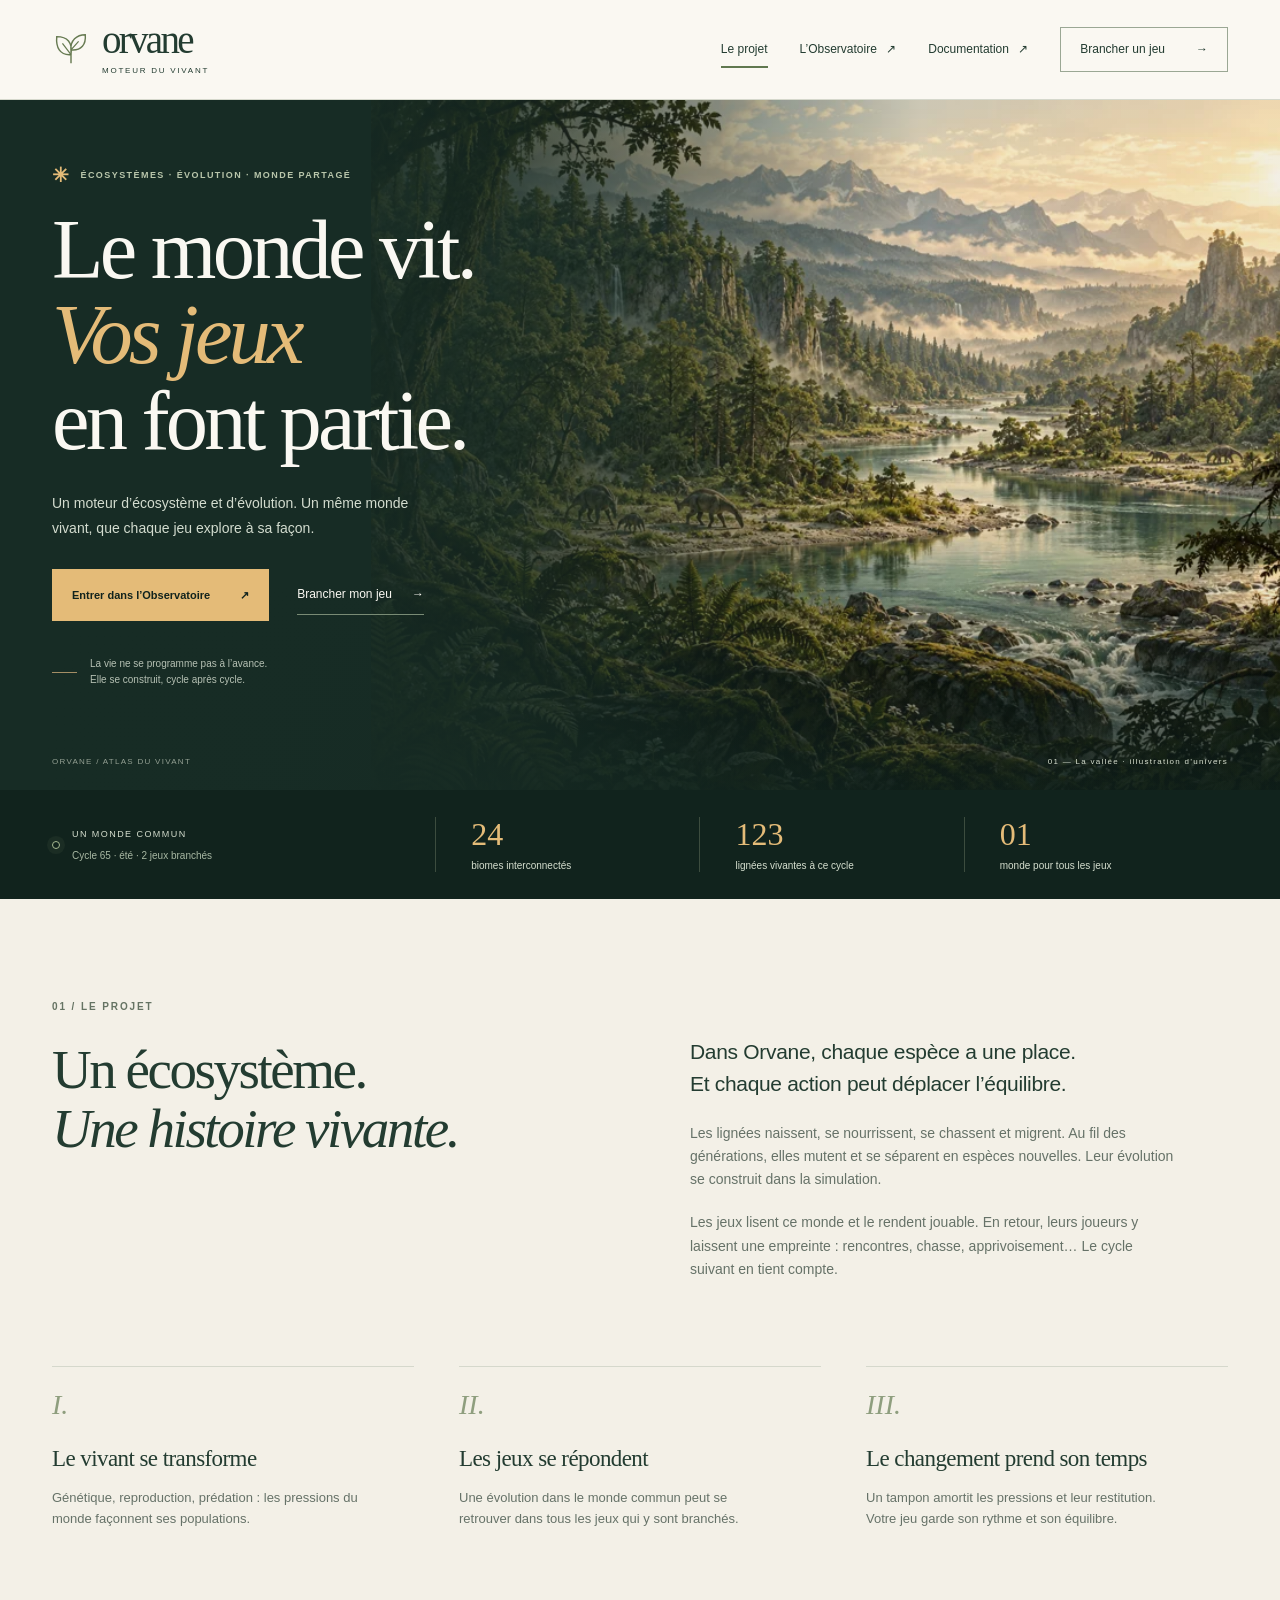
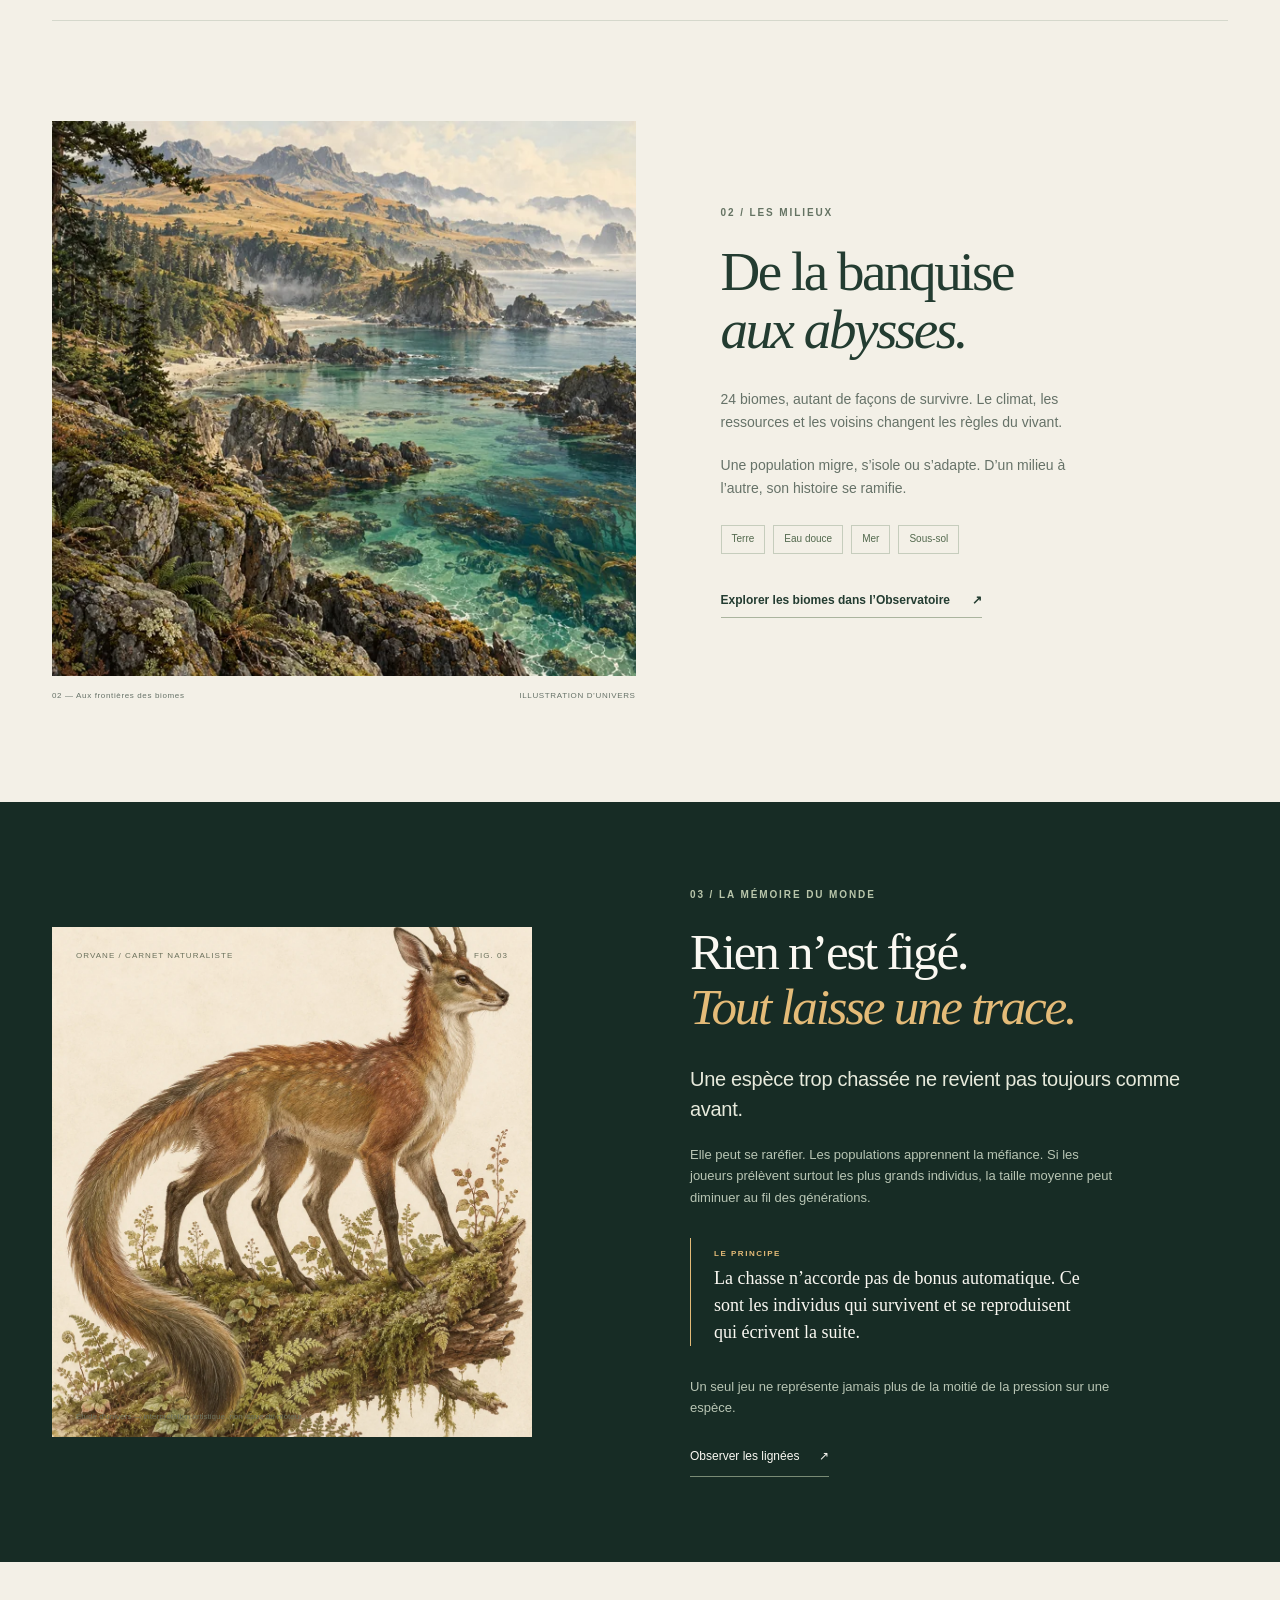
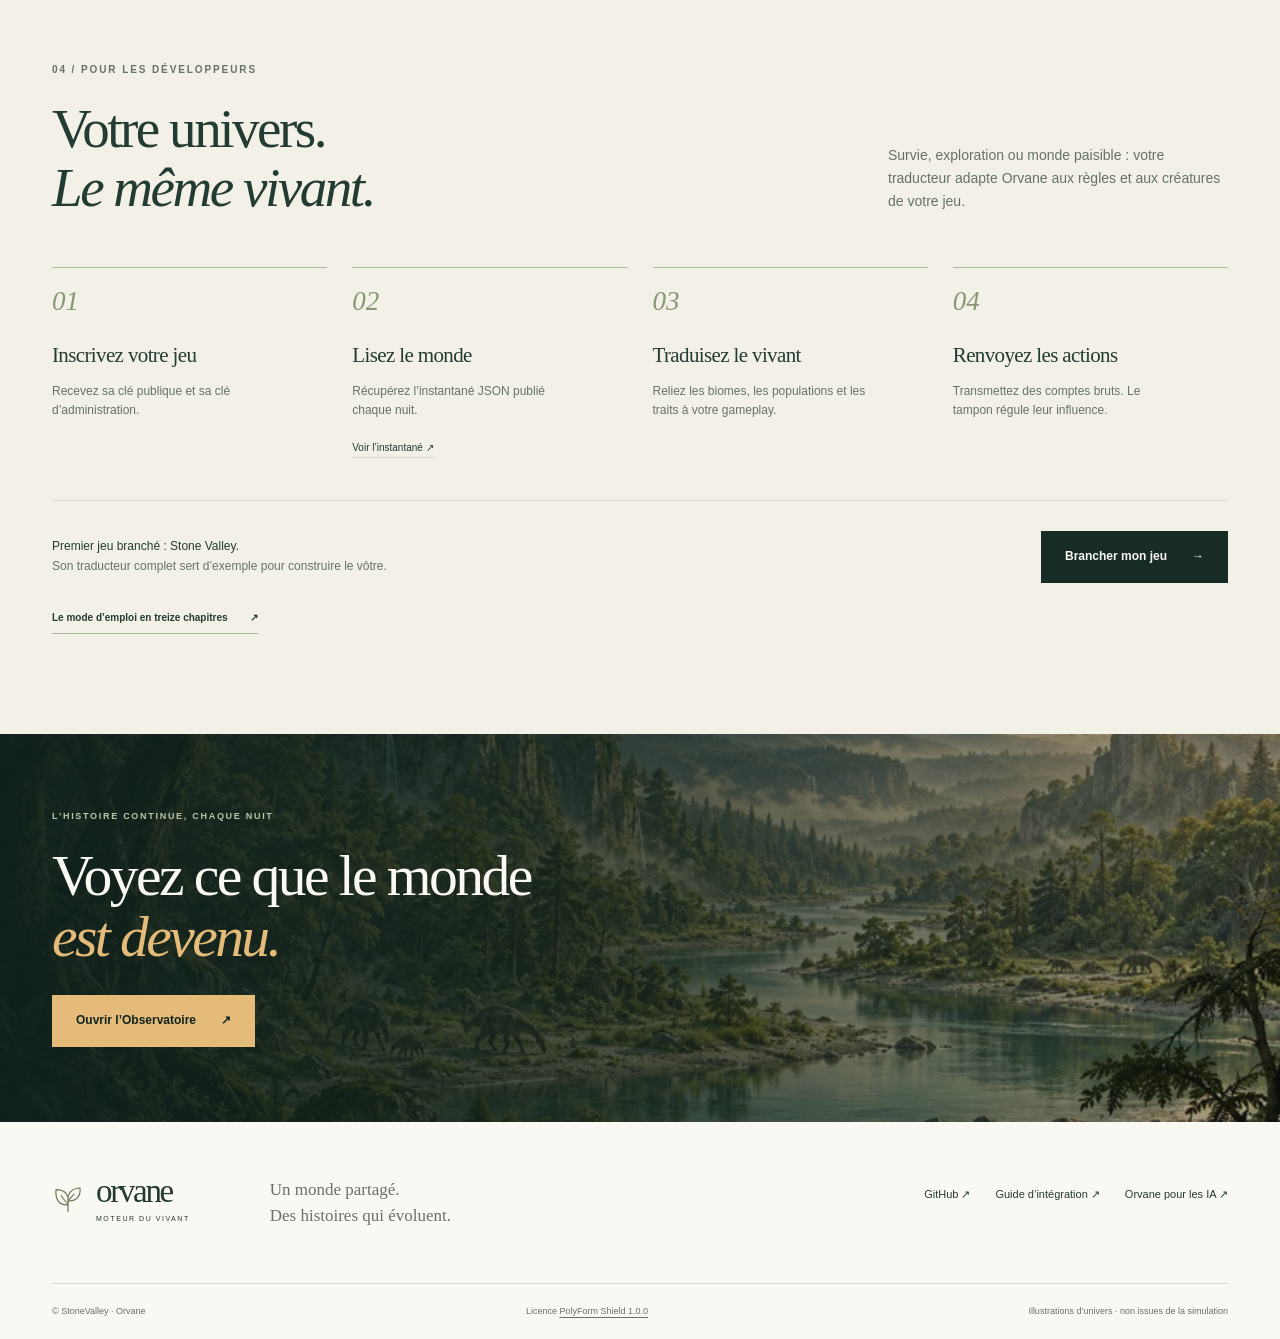
<file: index.html>
<!doctype html>
<html lang="fr">
<head>
<meta charset="utf-8">
<meta name="viewport" content="width=device-width, initial-scale=1">
<meta name="color-scheme" content="light dark">
<title>Orvane — un monde vivant que tous les jeux partagent</title>
<meta name="description" content="Orvane est un moteur d'écosystème et d'évolution : un seul monde vivant, 24 biomes et plus d'une centaine de lignées, où n'importe quel jeu peut se brancher.">
<meta property="og:title" content="Orvane — un monde vivant que tous les jeux partagent">
<meta property="og:description" content="Un moteur d'écosystème et d'évolution. N'importe quel jeu peut s'y brancher : il lit le monde, et y renvoie ce que font ses joueurs.">
<meta property="og:type" content="website">
<link rel="alternate" type="text/plain" href="llms.txt" title="Orvane pour les IA">
<link rel="icon" href="assets/embleme.svg" type="image/svg+xml">
<link rel="stylesheet" href="assets/orvane.css">
<link rel="preload" as="image" href="assets/vallee.webp">
</head>
<body class="home"><a class="skip" href="#contenu">Aller au contenu</a>
<header class="site-header"><div class="header-inner">
<a class="brand" href="./" aria-label="Orvane, accueil"><svg viewBox="0 0 40 40" fill="none" aria-hidden="true"><path d="M20 35V19M20 26C8 27 4 18 5 7c11 0 17 6 15 19ZM20 21C19 11 26 5 35 5c1 10-4 17-15 16Z" stroke="currentColor" stroke-width="1.5"/><path d="m11 14 9 12M28 12l-8 9" stroke="currentColor" stroke-width="1.3"/></svg><span>orvane<span class="brand-caption">MOTEUR DU VIVANT</span></span></a>
<nav class="desktop-nav" aria-label="Navigation principale">
<a href="#le-monde" aria-current="page">Le projet</a>
<a href="monde/?monde=orvane">L’Observatoire <span aria-hidden="true">↗</span></a>
<a href="https://github.com/stonevalleyoff-ai/orvane/blob/main/BRANCHER-UN-JEU.md">Documentation <span aria-hidden="true">↗</span></a>
<a class="nav-cta" href="inscription/" >Brancher un jeu <span aria-hidden="true">→</span></a>
</nav>
<details class="mobile-menu"><summary>Menu <span aria-hidden="true">☰</span></summary><nav aria-label="Navigation mobile"><a href="#le-monde">Le projet</a><a href="monde/?monde=orvane">L’Observatoire <span aria-hidden="true">↗</span></a><a href="https://github.com/stonevalleyoff-ai/orvane/blob/main/BRANCHER-UN-JEU.md">Documentation <span aria-hidden="true">↗</span></a><a href="inscription/">Brancher un jeu →</a></nav></details>
</div></header>
<main id="contenu">
<section class="hero" aria-labelledby="hero-title">
<picture class="hero-art"><source media="(max-width:700px)" srcset="assets/vallee-900.webp"><img src="assets/vallee.webp" width="1536" height="1024" alt="Illustration d’une vallée sauvage traversée par une rivière, entre forêts et montagnes." fetchpriority="high"></picture>
<div class="hero-shade"></div><div class="wrap hero-content">
<p class="eyebrow"><span class="tiny-leaf" aria-hidden="true">✳</span> ÉCOSYSTÈMES · ÉVOLUTION · MONDE PARTAGÉ</p>
<h1 id="hero-title">Le monde vit.<br><em>Vos jeux</em><br>en font partie.</h1>
<p class="hero-intro">Un moteur d’écosystème et d’évolution. Un même monde vivant, que chaque jeu explore à sa façon.</p>
<div class="hero-actions"><a class="button button-gold" href="monde/?monde=orvane">Entrer dans l’Observatoire <span aria-hidden="true">↗</span></a><a class="text-link" href="inscription/">Brancher mon jeu <span aria-hidden="true">→</span></a></div>
<div class="hero-note"><span class="line"></span> La vie ne se programme pas à l’avance.<br>Elle se construit, cycle après cycle.</div>
</div><div class="hero-caption"><span>ORVANE / ATLAS DU VIVANT</span><span>01 — La vallée · illustration d’univers</span></div>
</section>
<section class="world-status" aria-label="Repères du monde"><div class="wrap status-grid"><div class="world-label"><span class="status-icon" aria-hidden="true"></span><span>UN MONDE COMMUN<small id="vie" role="status" aria-live="polite">Un cycle chaque nuit</small></span></div><div class="stat"><strong>24</strong><span>biomes interconnectés</span></div><div class="stat"><strong id="lignees">100+</strong><span id="lignees-label">lignées dans l’univers</span></div><div class="stat"><strong>01</strong><span>monde pour tous les jeux</span></div></div></section>
<section class="intro-section wrap section" id="le-monde"><div class="section-heading"><p class="eyebrow dark-ink">01 / LE PROJET</p><h2>Un écosystème.<br><em>Une histoire vivante.</em></h2></div><div class="intro-copy"><p class="lead">Dans Orvane, chaque espèce a une place.<br>Et chaque action peut déplacer l’équilibre.</p><p>Les lignées naissent, se nourrissent, se chassent et migrent. Au fil des générations, elles mutent et se séparent en espèces nouvelles. Leur évolution se construit dans la simulation.</p><p>Les jeux lisent ce monde et le rendent jouable. En retour, leurs joueurs y laissent une empreinte : rencontres, chasse, apprivoisement… Le cycle suivant en tient compte.</p></div></section>
<section class="principles wrap" aria-label="Les principes d’Orvane"><article><span class="principle-number">I.</span><h3>Le vivant se transforme</h3><p>Génétique, reproduction, prédation : les pressions du monde façonnent ses populations.</p></article><article><span class="principle-number">II.</span><h3>Les jeux se répondent</h3><p>Une évolution dans le monde commun peut se retrouver dans tous les jeux qui y sont branchés.</p></article><article><span class="principle-number">III.</span><h3>Le changement prend son temps</h3><p>Un tampon amortit les pressions et leur restitution. Votre jeu garde son rythme et son équilibre.</p></article></section>
<section class="biomes-section wrap section" aria-labelledby="biomes-title"><figure class="landscape-figure"><img src="assets/littoral.webp" srcset="assets/littoral-900.webp 900w, assets/littoral.webp 1536w" sizes="(max-width: 800px) 100vw, 55vw" width="1536" height="1024" loading="lazy" alt="Illustration naturaliste d’un littoral : forêt, prairie et récifs se rejoignent."><figcaption><span>02 — Aux frontières des biomes</span><span>ILLUSTRATION D’UNIVERS</span></figcaption></figure><div class="biomes-copy"><p class="eyebrow dark-ink">02 / LES MILIEUX</p><h2 id="biomes-title">De la banquise<br><em>aux abysses.</em></h2><p>24 biomes, autant de façons de survivre. Le climat, les ressources et les voisins changent les règles du vivant.</p><p>Une population migre, s’isole ou s’adapte. D’un milieu à l’autre, son histoire se ramifie.</p><div class="habitats"><span>Terre</span><span>Eau douce</span><span>Mer</span><span>Sous-sol</span></div><a class="inline-link" href="monde/?monde=orvane">Explorer les biomes dans l’Observatoire <span aria-hidden="true">↗</span></a></div></section>
<section class="evolution-section"><div class="wrap evolution-grid"><div class="specimen"><div class="specimen-label">ORVANE / CARNET NATURALISTE <span>FIG. 03</span></div><img src="assets/specimen.webp" width="1024" height="1536" loading="lazy" alt="Planche artistique d’un animal forestier imaginaire à six pattes, à la longue queue et aux petites cornes."><p>Étude d’univers — interprétation artistique, non issue du moteur.</p></div><div class="evolution-copy"><p class="eyebrow">03 / LA MÉMOIRE DU MONDE</p><h2>Rien n’est figé.<br><em>Tout laisse une trace.</em></h2><p class="lead">Une espèce trop chassée ne revient pas toujours comme avant.</p><p>Elle peut se raréfier. Les populations apprennent la méfiance. Si les joueurs prélèvent surtout les plus grands individus, la taille moyenne peut diminuer au fil des générations.</p><div class="field-note"><span class="eyebrow">LE PRINCIPE</span><p>La chasse n’accorde pas de bonus automatique. Ce sont les individus qui survivent et se reproduisent qui écrivent la suite.</p></div><p class="muted">Un seul jeu ne représente jamais plus de la moitié de la pression sur une espèce.</p><a class="text-link" href="monde/?monde=orvane">Observer les lignées <span aria-hidden="true">↗</span></a></div></div></section>
<section class="integration-section wrap section" aria-labelledby="integration-title"><div class="integration-heading"><div><p class="eyebrow dark-ink">04 / POUR LES DÉVELOPPEURS</p><h2 id="integration-title">Votre univers.<br><em>Le même vivant.</em></h2></div><p>Survie, exploration ou monde paisible : votre traducteur adapte Orvane aux règles et aux créatures de votre jeu.</p></div><div class="integration-steps"><article><span>01</span><h3>Inscrivez votre jeu</h3><p>Recevez sa clé publique et sa clé d’administration.</p></article><article><span>02</span><h3>Lisez le monde</h3><p>Récupérez l’instantané JSON publié chaque nuit.</p><a href="mondes/orvane/instantane.json">Voir l’instantané <span aria-hidden="true">↗</span></a></article><article><span>03</span><h3>Traduisez le vivant</h3><p>Reliez les biomes, les populations et les traits à votre gameplay.</p></article><article><span>04</span><h3>Renvoyez les actions</h3><p>Transmettez des comptes bruts. Le tampon régule leur influence.</p></article></div><div class="integration-bottom"><p><b>Premier jeu branché : Stone Valley.</b><br>Son traducteur complet sert d’exemple pour construire le vôtre.</p><a class="button button-dark" href="inscription/">Brancher mon jeu <span aria-hidden="true">→</span></a></div><a class="inline-link" href="https://github.com/stonevalleyoff-ai/orvane/blob/main/docs/LISEZ-MOI.md">Le mode d’emploi en treize chapitres <span aria-hidden="true">↗</span></a></section>
<section class="final-cta"><img src="assets/vallee-900.webp" alt="" width="900" height="600" loading="lazy"><div class="wrap"><p class="eyebrow">L’HISTOIRE CONTINUE, CHAQUE NUIT</p><h2>Voyez ce que le monde<br><em>est devenu.</em></h2><a class="button button-gold" href="monde/?monde=orvane">Ouvrir l’Observatoire <span aria-hidden="true">↗</span></a></div></section>
</main><footer class="site-footer"><div class="wrap footer-top"><a class="brand" href="./"><svg viewBox="0 0 40 40" fill="none" aria-hidden="true"><path d="M20 35V19M20 26C8 27 4 18 5 7c11 0 17 6 15 19ZM20 21C19 11 26 5 35 5c1 10-4 17-15 16Z" stroke="currentColor" stroke-width="1.5"/><path d="m11 14 9 12M28 12l-8 9" stroke="currentColor" stroke-width="1.3"/></svg><span>orvane<span class="brand-caption">MOTEUR DU VIVANT</span></span></a><p>Un monde partagé.<br>Des histoires qui évoluent.</p><nav aria-label="Ressources"><a href="https://github.com/stonevalleyoff-ai/orvane">GitHub <span aria-hidden="true">↗</span></a><a href="https://github.com/stonevalleyoff-ai/orvane/blob/main/BRANCHER-UN-JEU.md">Guide d’intégration <span aria-hidden="true">↗</span></a><a href="llms.txt">Orvane pour les IA <span aria-hidden="true">↗</span></a></nav></div><div class="wrap footer-bottom"><span>© StoneValley · Orvane</span><span>Licence <a href="LICENSE">PolyForm Shield 1.0.0</a></span><span>Illustrations d’univers · non issues de la simulation</span></div></footer><script src="assets/accueil.js" defer></script></body></html>
</file>
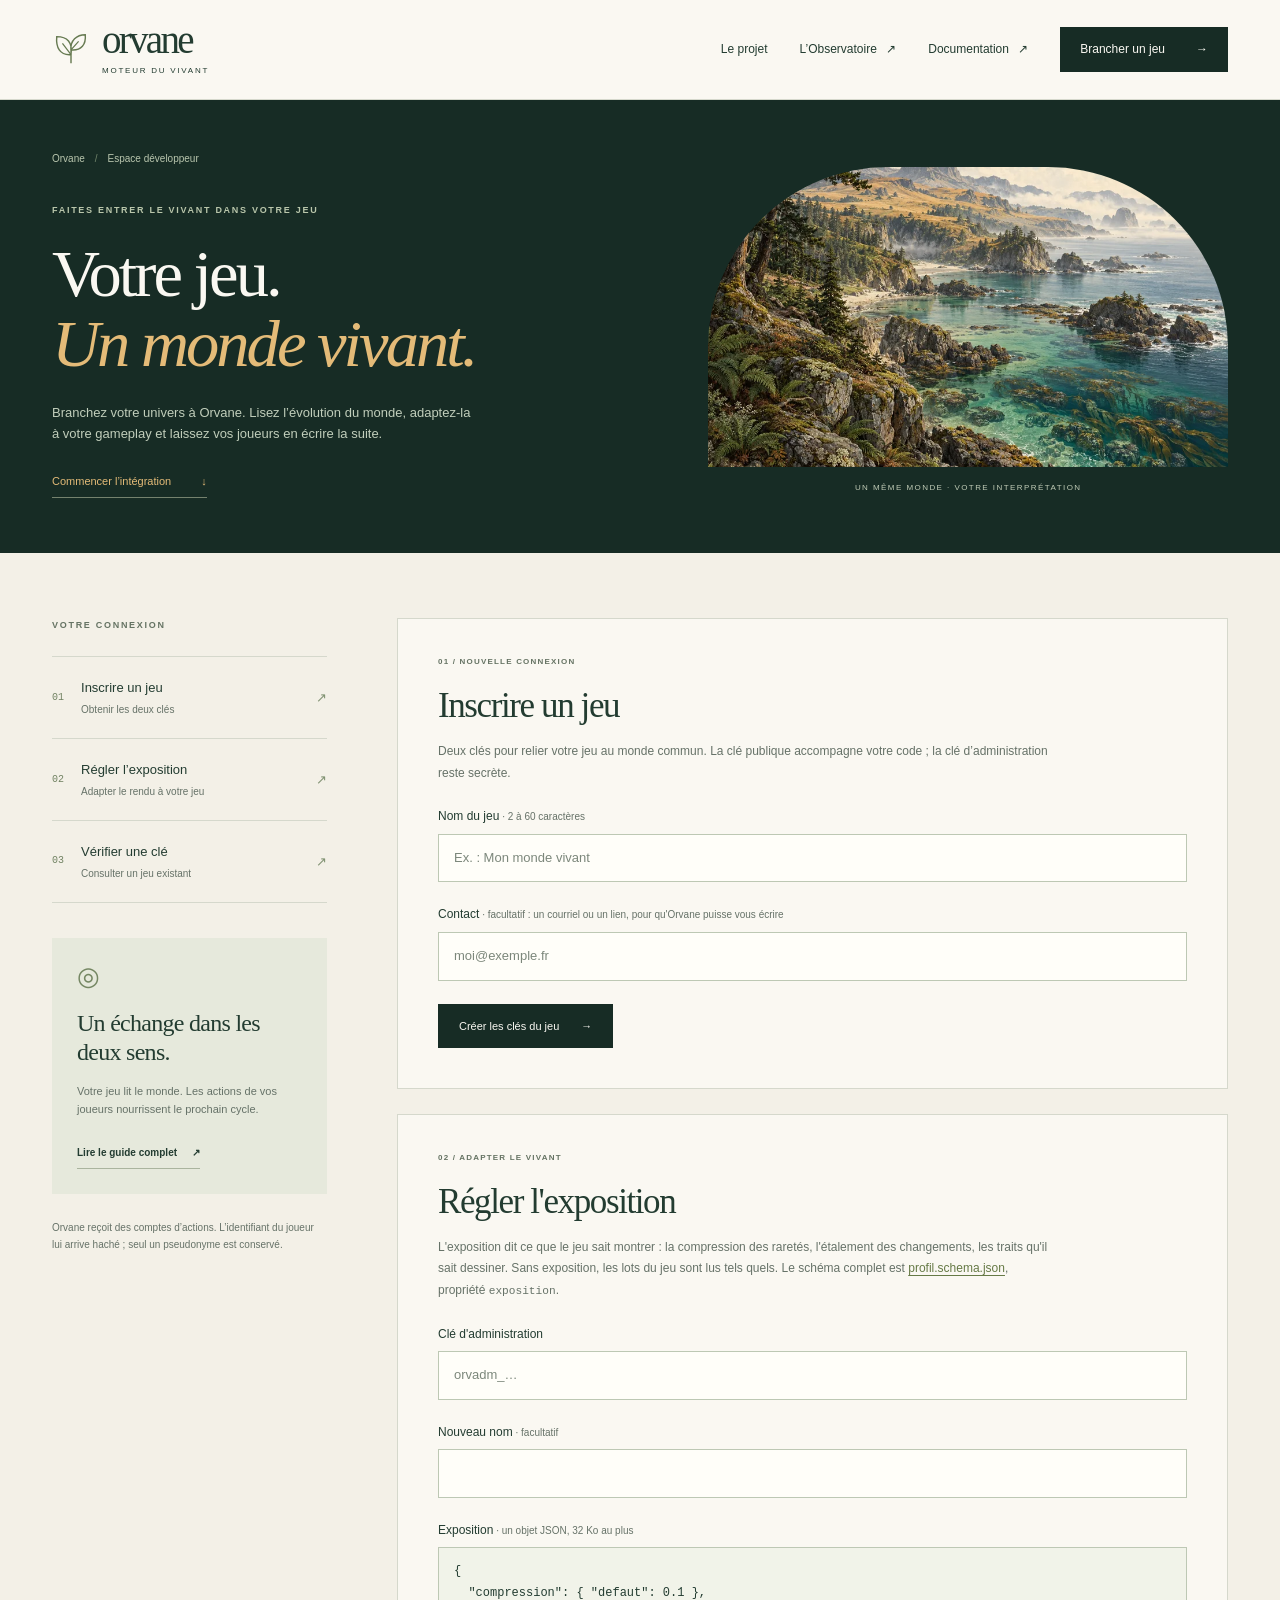
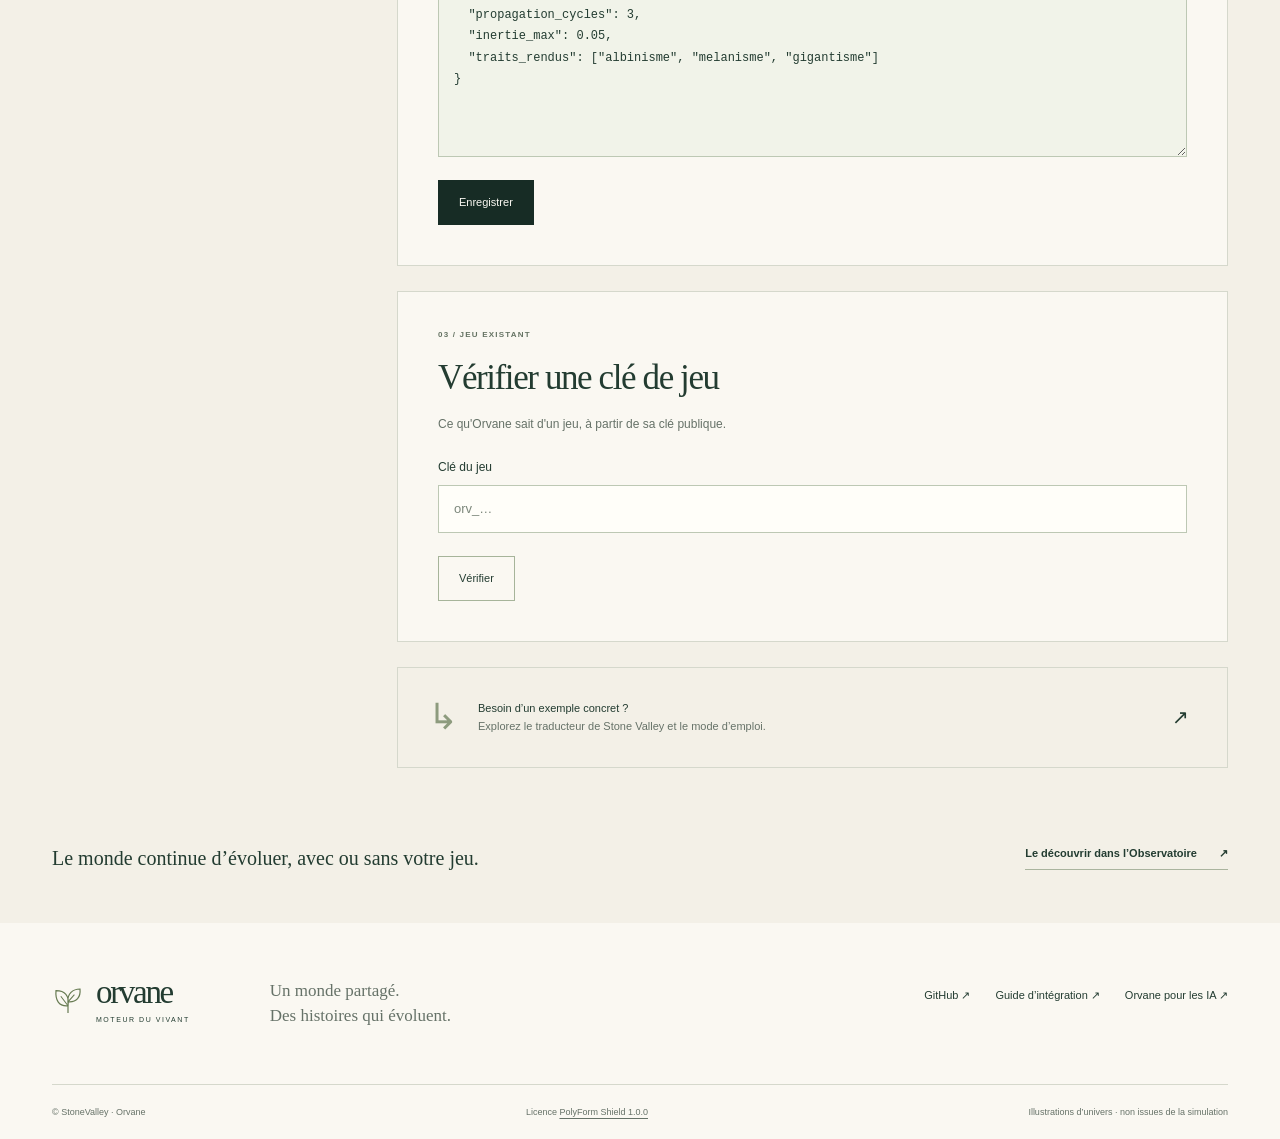
<file: inscription/index.html>
<!doctype html>
<html lang="fr">
<head>
<meta charset="utf-8">
<meta name="viewport" content="width=device-width, initial-scale=1">
<meta name="color-scheme" content="light dark">
<title>Brancher un jeu — Orvane</title>
<meta name="description" content="Inscrire son jeu sur Orvane et recevoir ses clés pour le Supabase d'Orvane.">
<link rel="icon" href="../assets/embleme.svg" type="image/svg+xml">
<link rel="stylesheet" href="../assets/orvane.css">
</head>
<body class="signup"><a class="skip" href="#contenu">Aller au contenu</a>
<header class="site-header"><div class="header-inner">
<a class="brand" href="../" aria-label="Orvane, accueil"><svg viewBox="0 0 40 40" fill="none" aria-hidden="true"><path d="M20 35V19M20 26C8 27 4 18 5 7c11 0 17 6 15 19ZM20 21C19 11 26 5 35 5c1 10-4 17-15 16Z" stroke="currentColor" stroke-width="1.5"/><path d="m11 14 9 12M28 12l-8 9" stroke="currentColor" stroke-width="1.3"/></svg><span>orvane<span class="brand-caption">MOTEUR DU VIVANT</span></span></a>
<nav class="desktop-nav" aria-label="Navigation principale">
<a href="../#le-monde" >Le projet</a>
<a href="../monde/?monde=orvane">L’Observatoire <span aria-hidden="true">↗</span></a>
<a href="https://github.com/stonevalleyoff-ai/orvane/blob/main/BRANCHER-UN-JEU.md">Documentation <span aria-hidden="true">↗</span></a>
<a class="nav-cta" href="../inscription/" aria-current="page">Brancher un jeu <span aria-hidden="true">→</span></a>
</nav>
<details class="mobile-menu"><summary>Menu <span aria-hidden="true">☰</span></summary><nav aria-label="Navigation mobile"><a href="../#le-monde">Le projet</a><a href="../monde/?monde=orvane">L’Observatoire <span aria-hidden="true">↗</span></a><a href="https://github.com/stonevalleyoff-ai/orvane/blob/main/BRANCHER-UN-JEU.md">Documentation <span aria-hidden="true">↗</span></a><a href="../inscription/">Brancher un jeu →</a></nav></details>
</div></header><main id="contenu">
<section class="connect-hero"><div class="wrap connect-hero-grid"><div><a class="breadcrumb" href="../">Orvane <span aria-hidden="true">/</span> Espace développeur</a><p class="eyebrow">FAITES ENTRER LE VIVANT DANS VOTRE JEU</p><h1>Votre jeu.<br><em>Un monde vivant.</em></h1><p>Branchez votre univers à Orvane. Lisez l’évolution du monde, adaptez-la à votre gameplay et laissez vos joueurs en écrire la suite.</p><a class="hero-anchor" href="#cInscrire">Commencer l’intégration <span aria-hidden="true">↓</span></a></div><figure><img src="../assets/littoral-900.webp" width="900" height="600" alt="Littoral illustré où se rencontrent forêt et océan."><figcaption>UN MÊME MONDE · VOTRE INTERPRÉTATION</figcaption></figure></div></section>
<div class="wrap developer-layout"><aside class="developer-aside"><div class="aside-sticky"><p class="eyebrow dark-ink">VOTRE CONNEXION</p><nav class="step-nav" aria-label="Étapes de connexion"><a href="#cInscrire"><span>01</span><div>Inscrire un jeu<small>Obtenir les deux clés</small></div><span aria-hidden="true">↗</span></a><a href="#cRegler"><span>02</span><div>Régler l’exposition<small>Adapter le rendu à votre jeu</small></div><span aria-hidden="true">↗</span></a><a href="#cVerifier"><span>03</span><div>Vérifier une clé<small>Consulter un jeu existant</small></div><span aria-hidden="true">↗</span></a></nav><div class="developer-note"><span class="note-symbol" aria-hidden="true">◎</span><h3>Un échange dans les deux sens.</h3><p>Votre jeu lit le monde. Les actions de vos joueurs nourrissent le prochain cycle.</p><a class="inline-link" href="https://github.com/stonevalleyoff-ai/orvane/blob/main/BRANCHER-UN-JEU.md">Lire le guide complet <span aria-hidden="true">↗</span></a></div><p class="privacy-note">Orvane reçoit des comptes d’actions. L’identifiant du joueur lui arrive haché ; seul un pseudonyme est conservé.</p></div></aside><div class="developer-content"><section class="carte" id="cInscrire" aria-labelledby="tInscrire">
  <p class="eyebrow dark-ink">01 / NOUVELLE CONNEXION</p><h2 id="tInscrire">Inscrire un jeu</h2>
  <p>Deux clés pour relier votre jeu au monde commun. La clé publique accompagne votre code ; la clé d’administration reste secrète.</p>
  <form id="fInscrire" novalidate>
    <label for="iNom"><b>Nom du jeu</b> · 2 à 60 caractères</label>
    <input type="text" id="iNom" name="nom" minlength="2" maxlength="60" required autocomplete="off" placeholder="Ex. : Mon monde vivant">
    <label for="iContact"><b>Contact</b> · facultatif : un courriel ou un lien, pour qu'Orvane puisse vous écrire</label>
    <input type="text" id="iContact" name="contact" maxlength="200" autocomplete="email" placeholder="moi@exemple.fr">
    <div class="actions"><button type="submit" id="bInscrire">Créer les clés du jeu <span aria-hidden="true">→</span></button><span class="etat" id="eInscrire" role="status" aria-live="polite"></span></div>
  </form>
</section>

<section class="carte" id="cCles" aria-labelledby="tCles" hidden>
  <p class="eyebrow dark-ink">CONNEXION CRÉÉE</p><h2 id="tCles">Les clés de <span id="kNomJeu"></span></h2>
  <dl class="fiche"><dt>Identifiant</dt><dd><code id="kJeu"></code></dd></dl>
  <div class="cle"><div class="nom"><b>Clé du jeu</b> · publique : elle va dans le code du jeu, elle signe ses dépôts</div>
    <div class="val"><code id="kCle"></code><button type="button" class="second" data-copier="kCle">Copier</button></div></div>
  <div class="cle secret"><div class="nom"><b>Clé d'administration</b> · secrète : elle règle le jeu, elle ne va jamais dans le jeu</div>
    <div class="val"><code id="kAdmin"></code><button type="button" class="second" data-copier="kAdmin">Copier</button></div></div>
  <p class="alerte">Orvane ne garde que l'empreinte de la clé d'administration : elle ne s'affichera plus, et perdue, elle ne se retrouve pas. Rangez-la maintenant, dans un gestionnaire de mots de passe ou dans le fichier ci-dessous.</p>
  <div class="actions"><button type="button" id="bTelecharger">Télécharger mes clés</button><span class="etat" id="eCles" role="status" aria-live="polite"></span></div>

  <h2 style="margin-top:28px">Les étapes suivantes</h2>
  <ol class="etapes">
    <li><b>Lire le monde</b> <span>: chaque jour, sans clé. Il est publié à 03:17 UTC.</span>
<pre id="pLire"></pre></li>
    <li><b>Traduire</b> <span>: relier les terrains du jeu aux 24 biomes d'Orvane, et faire de chaque lignée une créature, là où elle vit et en proportion de son effectif.</span></li>
    <li><b>Renvoyer des pressions</b> <span>: ce que font les joueurs, en comptes bruts, avec la clé du jeu.</span>
<pre id="pDeposer"></pre></li>
    <li><b>Régler l'exposition</b> <span>: facultatif, plus bas, avec la clé d'administration.</span></li>
  </ol>
  <p style="margin:6px 0 0">Retrouvez le détail, les limites et les erreurs : <a href="https://github.com/stonevalleyoff-ai/orvane/blob/main/BRANCHER-UN-JEU.md">le guide « Brancher un jeu sur Orvane »</a>.</p>
</section>

<section class="carte" id="cRegler" aria-labelledby="tRegler">
  <p class="eyebrow dark-ink">02 / ADAPTER LE VIVANT</p><h2 id="tRegler">Régler l'exposition</h2>
  <p>L'exposition dit ce que le jeu sait montrer : la compression des raretés, l'étalement des changements, les traits qu'il sait dessiner. Sans exposition, les lots du jeu sont lus tels quels. Le schéma complet est <a href="https://github.com/stonevalleyoff-ai/orvane/blob/main/schemas/profil.schema.json">profil.schema.json</a>, propriété <code>exposition</code>.</p>
  <form id="fRegler" novalidate>
    <label for="iAdmin"><b>Clé d'administration</b></label>
    <input type="password" id="iAdmin" autocomplete="off" spellcheck="false" placeholder="orvadm_…">
    <label for="iRenommer"><b>Nouveau nom</b> · facultatif</label>
    <input type="text" id="iRenommer" maxlength="60" autocomplete="off">
    <label for="iExpo"><b>Exposition</b> · un objet JSON, 32 Ko au plus</label>
    <textarea id="iExpo" spellcheck="false">{
  "compression": { "defaut": 0.1 },
  "propagation_cycles": 3,
  "inertie_max": 0.05,
  "traits_rendus": ["albinisme", "melanisme", "gigantisme"]
}</textarea>
    <div class="actions"><button type="submit" id="bRegler">Enregistrer</button><span class="etat" id="eRegler" role="status" aria-live="polite"></span></div>
  </form>
</section>

<section class="carte" id="cVerifier" aria-labelledby="tVerifier">
  <p class="eyebrow dark-ink">03 / JEU EXISTANT</p><h2 id="tVerifier">Vérifier une clé de jeu</h2>
  <p>Ce qu'Orvane sait d'un jeu, à partir de sa clé publique.</p>
  <form id="fVerifier" novalidate>
    <label for="iCle"><b>Clé du jeu</b></label>
    <input type="text" id="iCle" autocomplete="off" spellcheck="false" placeholder="orv_…">
    <div class="actions"><button type="submit" class="second" id="bVerifier">Vérifier</button><span class="etat" id="eVerifier" role="status" aria-live="polite"></span></div>
  </form>
  <dl class="fiche" id="dJeu" hidden></dl>
</section>

<div class="help-strip"><span aria-hidden="true">↳</span><p><b>Besoin d’un exemple concret ?</b><br>Explorez le traducteur de Stone Valley et le mode d’emploi.</p><a href="https://github.com/stonevalleyoff-ai/orvane/blob/main/docs/LISEZ-MOI.md" aria-label="Voir le mode d’emploi du traducteur"><span aria-hidden="true">↗</span></a></div></div></div>
<section class="connect-bottom wrap"><p>Le monde continue d’évoluer, avec ou sans votre jeu.</p><a class="inline-link" href="../monde/?monde=orvane">Le découvrir dans l’Observatoire <span aria-hidden="true">↗</span></a></section></main><footer class="site-footer"><div class="wrap footer-top"><a class="brand" href="../"><svg viewBox="0 0 40 40" fill="none" aria-hidden="true"><path d="M20 35V19M20 26C8 27 4 18 5 7c11 0 17 6 15 19ZM20 21C19 11 26 5 35 5c1 10-4 17-15 16Z" stroke="currentColor" stroke-width="1.5"/><path d="m11 14 9 12M28 12l-8 9" stroke="currentColor" stroke-width="1.3"/></svg><span>orvane<span class="brand-caption">MOTEUR DU VIVANT</span></span></a><p>Un monde partagé.<br>Des histoires qui évoluent.</p><nav aria-label="Ressources"><a href="https://github.com/stonevalleyoff-ai/orvane">GitHub <span aria-hidden="true">↗</span></a><a href="https://github.com/stonevalleyoff-ai/orvane/blob/main/BRANCHER-UN-JEU.md">Guide d’intégration <span aria-hidden="true">↗</span></a><a href="../llms.txt">Orvane pour les IA <span aria-hidden="true">↗</span></a></nav></div><div class="wrap footer-bottom"><span>© StoneValley · Orvane</span><span>Licence <a href="../LICENSE">PolyForm Shield 1.0.0</a></span><span>Illustrations d’univers · non issues de la simulation</span></div></footer><script>
(() => {
  const SUPA = 'https://rospodujiyltmxitykwc.supabase.co', PUB = 'sb_publishable_F98uYIaPrLTjhj3n7QiBOg_SOtFynn8';
  const MONDE = 'https://stonevalleyoff-ai.github.io/orvane/mondes/orvane/';
  const $ = id => document.getElementById(id);
  let cles = null, rangees = false;

  async function rpc(fonction, params) {
    let r;
    try {
      r = await fetch(SUPA + '/rest/v1/rpc/' + fonction, { method: 'POST', headers: { apikey: PUB, 'Content-Type': 'application/json' }, body: JSON.stringify(params) });
    } catch (e) { return { ok: false, erreur: 'Orvane ne répond pas : vérifiez la connexion, puis réessayez.' }; }
    let j = null; try { j = await r.json(); } catch (e) { }
    if (!r.ok) return { ok: false, erreur: (j && (j.message || j.erreur)) || 'erreur ' + r.status };
    return j && typeof j === 'object' ? j : { ok: false, erreur: 'réponse inattendue' };
  }
  const dire = (el, texte, ok) => { el.textContent = texte; el.className = 'etat' + (ok === true ? ' ok' : ok === false ? ' err' : ''); };

  function exemples(c) {
    $('pLire').textContent =
`const inst = await (await fetch('${MONDE}instantane.json', { cache: 'no-cache' })).json();
for (const t of inst.taxons) for (const p of t.populations) console.log(t.nom, p.biome, p.effectif);`;
    $('pDeposer').textContent =
`await fetch('${SUPA}/rest/v1/rpc/orvane_deposer', { method: 'POST',
  headers: { apikey: '${PUB}', 'Content-Type': 'application/json' },
  body: JSON.stringify({ p_cle: '${c.cle}', p_compte: compteOpaque, p_lot: {
    orvane: '0.1', monde: 'orvane', instantane: inst.cycle.n,
    source: { jeu: '${c.jeu}', compte: compteOpaque },
    periode: { debut: '2026-10-29T18:00:00Z', fin: '2026-10-29T19:00:00Z' },
    evenements: [{ taxon: 'dunvi', biome: 'savane', action: 'rencontre', n: 12 }] } }) });`;
  }

  $('fInscrire').addEventListener('submit', async ev => {
    ev.preventDefault();
    const nom = $('iNom').value.trim(), contact = $('iContact').value.trim(), e = $('eInscrire');
    if (nom.length < 2 || nom.length > 60) { dire(e, 'Le nom du jeu fait de 2 à 60 caractères.', false); $('iNom').focus(); return; }
    $('bInscrire').disabled = true; dire(e, 'Inscription…');
    const r = await rpc('orvane_inscrire_jeu', { p_nom: nom, p_contact: contact || null });
    if (!r.ok) { $('bInscrire').disabled = false; dire(e, r.erreur || 'L\'inscription a échoué.', false); return; }
    cles = { jeu: r.jeu, nom, cle: r.cle, cle_admin: r.cle_admin }; rangees = false;
    dire(e, 'Jeu inscrit.', true);
    $('kNomJeu').textContent = nom; $('kJeu').textContent = r.jeu; $('kCle').textContent = r.cle; $('kAdmin').textContent = r.cle_admin;
    $('iAdmin').value = r.cle_admin; $('iCle').value = r.cle;
    exemples(cles);
    $('cCles').hidden = false; $('fInscrire').querySelectorAll('input').forEach(i => i.disabled = true);
    $('cCles').scrollIntoView({ behavior: 'smooth', block: 'start' });
  });

  document.addEventListener('click', async ev => {
    const b = ev.target.closest('[data-copier]'); if (!b) return;
    const texte = $(b.dataset.copier).textContent;
    try { await navigator.clipboard.writeText(texte); }
    catch (e) { const s = getSelection(), rg = document.createRange(); rg.selectNodeContents($(b.dataset.copier)); s.removeAllRanges(); s.addRange(rg); try { document.execCommand('copy'); } catch (e2) { } }
    if (b.dataset.copier === 'kAdmin') rangees = true;
    const avant = b.textContent; b.textContent = 'Copiée'; setTimeout(() => { b.textContent = avant; }, 1600);
  });

  $('bTelecharger').addEventListener('click', () => {
    if (!cles) return;
    const fiche = { jeu: cles.jeu, nom: cles.nom, cle: cles.cle, cle_admin: cles.cle_admin,
      note: 'cle : dans le code du jeu. cle_admin : secrète, jamais dans le jeu (orvane_regler_jeu).',
      supabase: SUPA, apikey: PUB, monde: MONDE, guide: 'https://github.com/stonevalleyoff-ai/orvane/blob/main/BRANCHER-UN-JEU.md',
      inscrit: new Date().toISOString() };
    const a = document.createElement('a');
    a.href = URL.createObjectURL(new Blob([JSON.stringify(fiche, null, 2)], { type: 'application/json' }));
    a.download = 'orvane-' + cles.jeu + '.json'; document.body.appendChild(a); a.click(); a.remove();
    setTimeout(() => URL.revokeObjectURL(a.href), 4000);
    rangees = true; dire($('eCles'), 'Fichier téléchargé : gardez-le hors du code du jeu.', true);
  });

  addEventListener('beforeunload', ev => { if (cles && !rangees) { ev.preventDefault(); ev.returnValue = ''; } });

  $('fRegler').addEventListener('submit', async ev => {
    ev.preventDefault();
    const e = $('eRegler'), adm = $('iAdmin').value.trim(), texte = $('iExpo').value.trim(), nom = $('iRenommer').value.trim();
    if (!adm) { dire(e, 'Il faut la clé d\'administration.', false); $('iAdmin').focus(); return; }
    let expo = null;
    if (texte) {
      try { expo = JSON.parse(texte); } catch (err) { dire(e, 'L\'exposition n\'est pas du JSON valide : ' + err.message, false); return; }
      if (!expo || typeof expo !== 'object' || Array.isArray(expo)) { dire(e, 'L\'exposition doit être un objet JSON.', false); return; }
      if (new Blob([texte]).size > 32768) { dire(e, 'L\'exposition dépasse 32 Ko.', false); return; }
    }
    if (!expo && !nom) { dire(e, 'Rien à enregistrer : une exposition ou un nouveau nom.', false); return; }
    $('bRegler').disabled = true; dire(e, 'Enregistrement…');
    const r = await rpc('orvane_regler_jeu', { p_cle_admin: adm, p_exposition: expo, p_nom: nom || null });
    $('bRegler').disabled = false;
    dire(e, r.ok ? 'Enregistré pour ' + r.jeu + ' : la nuit prochaine, le cycle lira vos lots avec cette exposition.' : r.erreur || 'L\'enregistrement a échoué.', !!r.ok);
  });

  $('fVerifier').addEventListener('submit', async ev => {
    ev.preventDefault();
    const e = $('eVerifier'), cle = $('iCle').value.trim(), d = $('dJeu');
    d.hidden = true; d.replaceChildren();
    if (!cle) { dire(e, 'Il faut la clé du jeu.', false); $('iCle').focus(); return; }
    $('bVerifier').disabled = true; dire(e, 'Vérification…');
    const r = await rpc('orvane_jeu', { p_cle: cle });
    $('bVerifier').disabled = false;
    if (!r.ok) { dire(e, r.erreur || 'La vérification a échoué.', false); return; }
    dire(e, 'Clé reconnue.', true);
    const expo = r.exposition && typeof r.exposition === 'object' ? Object.keys(r.exposition).join(', ') : 'aucune : ses lots sont lus tels quels';
    for (const [k, v] of [['Identifiant', r.jeu], ['Nom', r.nom], ['État', r.actif ? 'actif' : 'suspendu'], ['Exposition', expo]]) {
      const dt = document.createElement('dt'), dd = document.createElement('dd'); dt.textContent = k; dd.textContent = v == null ? '' : String(v); d.append(dt, dd);
    }
    d.hidden = false;
  });
})();
</script></body></html>
</file>
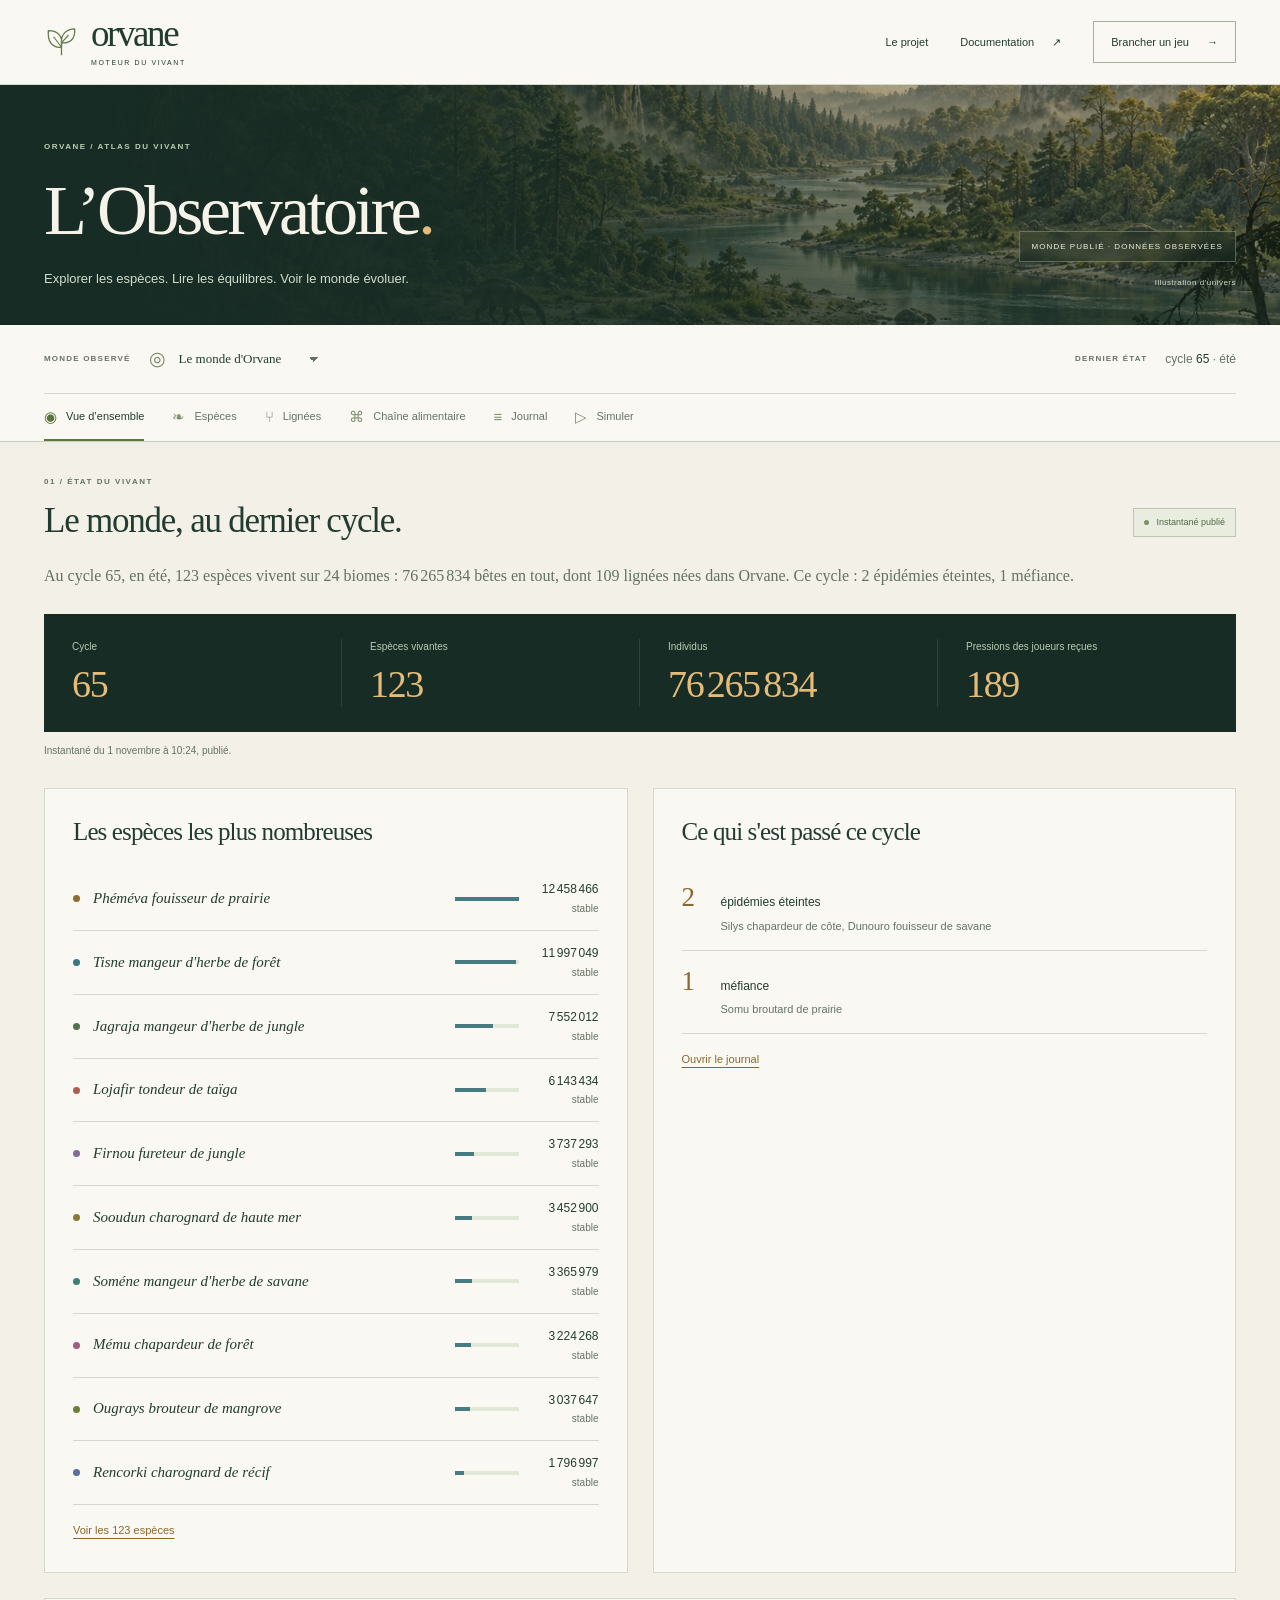
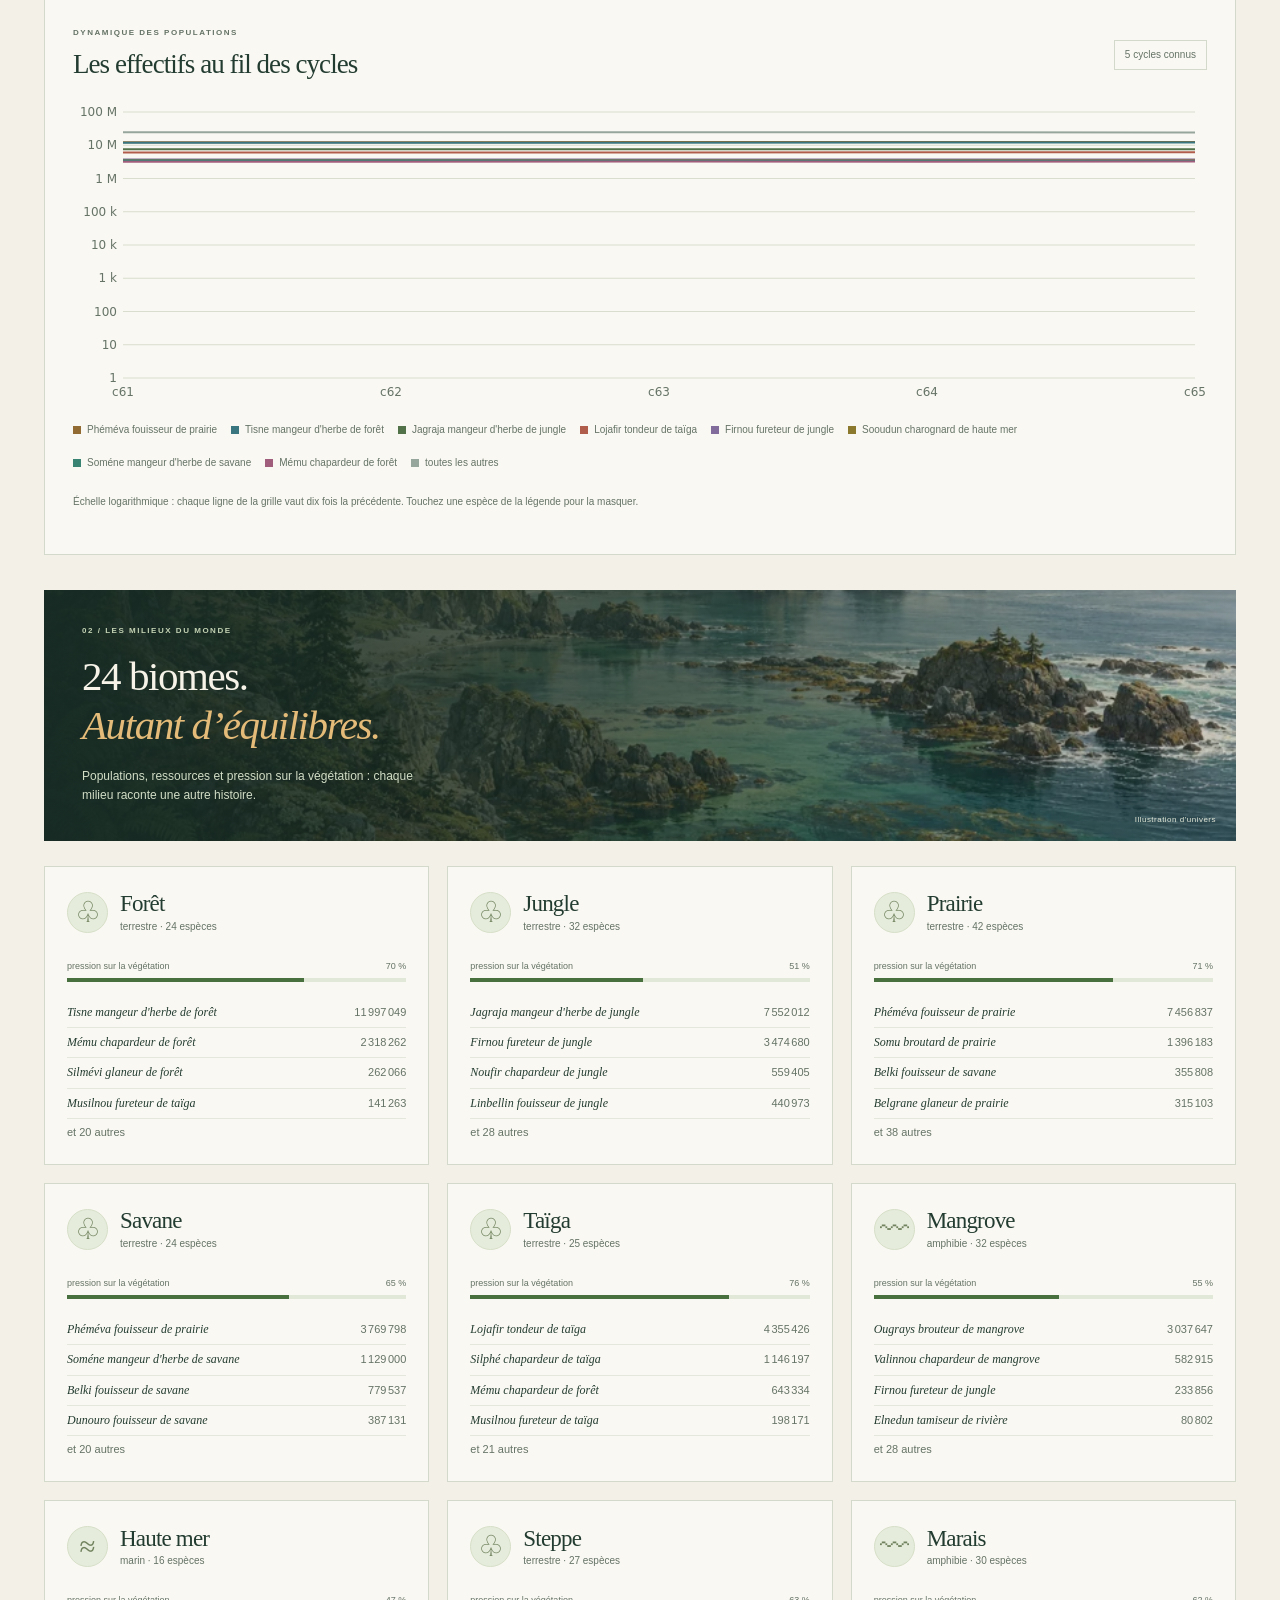
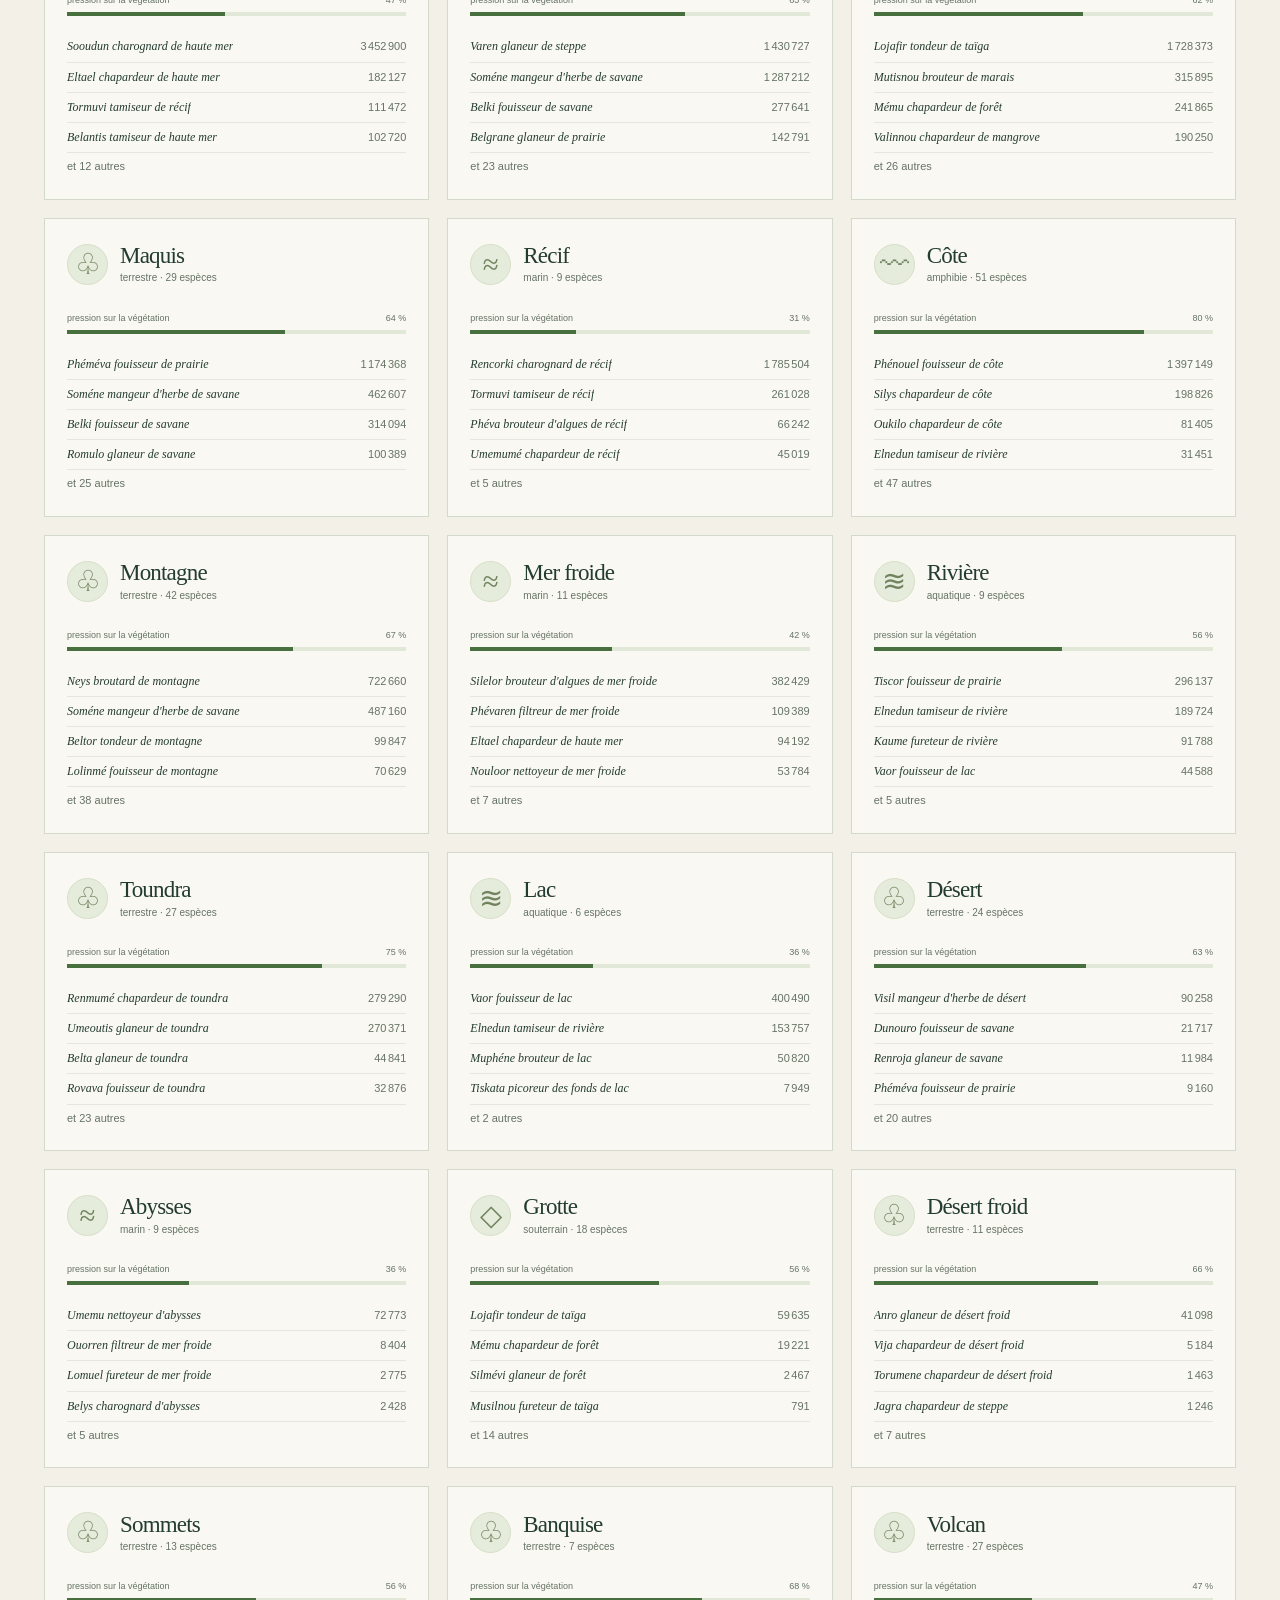
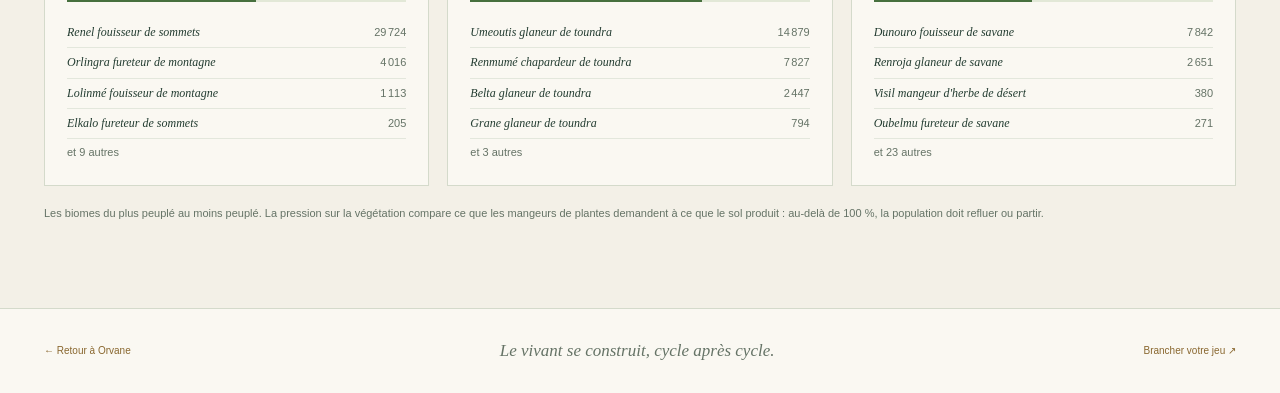
<file: monde/index.html>
<!doctype html>
<html lang="fr">
<head>
<meta charset="utf-8">
<meta name="viewport" content="width=device-width, initial-scale=1, viewport-fit=cover">
<meta name="color-scheme" content="light">
<meta name="theme-color" content="#172c25">
<title>L’Observatoire — Orvane</title>
<meta name="description" content="Explorez le monde vivant d’Orvane : populations, espèces, biomes, lignées, chaîne alimentaire et simulation locale.">
<!-- Orvane — L'OBSERVATOIRE (monde/index.html)
     Ce que vit un monde Orvane : ses espèces, ses biomes, ses lignées, ce qui s'est passé cette nuit ; et une simulation
     locale (le moteur tourne dans le navigateur, le monde publié n'est jamais touché). Sans dépendance externe :
     le moteur et le tampon sont chargés depuis ../moteur et ../tampon. Les mondes : ../mondes/liste.json.
     Adresse partageable : ?monde=<id>&vue=<vue>&espece=<id>. -->
<link rel="stylesheet" href="../assets/observatoire.css">
<link rel="icon" href="../assets/embleme.svg" type="image/svg+xml">
</head>
<body class="observatoire" data-vue="vue">
<a class="atlas-skip" href="#contenu">Aller au contenu</a>
<header class="atlas-masthead"><div class="atlas-wrap"><a class="atlas-brand" href="../" aria-label="Orvane, accueil"><svg viewBox="0 0 40 40" fill="none" aria-hidden="true"><path d="M20 35V19M20 26C8 27 4 18 5 7c11 0 17 6 15 19ZM20 21C19 11 26 5 35 5c1 10-4 17-15 16Z" stroke="currentColor" stroke-width="1.5"/><path d="m11 14 9 12M28 12l-8 9" stroke="currentColor" stroke-width="1.3"/></svg><span>orvane<small>MOTEUR DU VIVANT</small></span></a><div class="atlas-links"><a href="../">Le projet</a><a href="https://github.com/stonevalleyoff-ai/orvane/blob/main/BRANCHER-UN-JEU.md">Documentation <span aria-hidden="true">↗</span></a><a class="atlas-connect" href="../inscription/">Brancher un jeu <span aria-hidden="true">→</span></a></div></div></header>
<section class="atlas-cover" aria-labelledby="atlasTitre"><img class="atlas-cover-image" src="../assets/vallee.webp" srcset="../assets/vallee-900.webp 900w, ../assets/vallee.webp 1536w" sizes="100vw" width="1536" height="1024" alt="" fetchpriority="high"><div class="atlas-wrap"><div class="atlas-cover-copy"><p class="atlas-kicker">ORVANE / ATLAS DU VIVANT</p><h1 id="atlasTitre">L’Observatoire<span class="atlas-title-dot">.</span></h1><p id="atlasDescription">Explorer les espèces. Lire les équilibres. Voir le monde évoluer.</p></div><div class="atlas-cover-note"><span id="atlasMode">LECTURE DU MONDE</span><small>Illustration d’univers</small></div></div></section>
<div class="tete"><div class="atlas-toolbar"><div class="ligne1"><label class="monde"><span class="world-label">MONDE OBSERVÉ</span><span class="select-wrap"><span class="world-symbol" aria-hidden="true">◎</span><select id="choixMonde" aria-label="Monde affiché"></select></span></label><div class="cycle-wrap"><span class="cycle-label">DERNIER ÉTAT</span><span class="cycle" id="etatCycle" role="status" aria-live="polite"></span></div></div>
<nav id="nav" aria-label="Vues de l’Observatoire"><button data-v="vue"><span class="nav-symbol" aria-hidden="true">◉</span>Vue d’ensemble</button><button data-v="especes"><span class="nav-symbol" aria-hidden="true">❧</span>Espèces</button><button data-v="lignees"><span class="nav-symbol" aria-hidden="true">⑂</span>Lignées</button><button data-v="chaine"><span class="nav-symbol" aria-hidden="true">⌘</span>Chaîne alimentaire</button><button data-v="journal"><span class="nav-symbol" aria-hidden="true">≡</span>Journal</button><button data-v="simuler"><span class="nav-symbol" aria-hidden="true">▷</span>Simuler</button></nav></div></div>
<div id="bandeau" role="status" aria-live="polite"></div>
<main id="contenu"><p class="vide">Chargement du monde…</p></main>
<footer class="atlas-footer"><div class="atlas-wrap"><a href="../">← Retour à Orvane</a><p>Le vivant se construit, cycle après cycle.</p><a href="../inscription/">Brancher votre jeu ↗</a></div></footer>
<input type="file" id="fInst" accept=".json" hidden><input type="file" id="fLot" accept=".json" hidden><input type="file" id="fProfil" accept=".json" hidden>
<script src="../moteur/catalogue.js"></script>
<script src="../moteur/corps.js"></script>
<script src="../moteur/orvane.js"></script>
<script src="../tampon/tampon.js"></script>
<script>
'use strict';
const $ = s => document.querySelector(s), $$ = s => [...document.querySelectorAll(s)];
const ESC = s => String(s ?? '').replace(/[&<>"]/g, c => ({ '&': '&amp;', '<': '&lt;', '>': '&gt;', '"': '&quot;' })[c]);
const COUL = ['#916b32', '#397680', '#527249', '#b15d4b', '#826c9b', '#8b7a2d', '#388372', '#a15d7c', '#6c7f35', '#596f9f', '#8c684c', '#3b7b5a'];
const AXES = ['temperature', 'humidite', 'altitude', 'lumiere', 'couvert'];
const MONDES_CONNUS = [{ id: 'orvane', nom: 'Le monde d\'Orvane' }, { id: 'sv-1', nom: 'Monde de Stone Valley' }, { id: 'genese-7', nom: 'Monde né d\'Orvane' }];
// l'état de la page : l'histoire (un instantané par cycle), ce qui vient du monde publié, ce que fait la personne
const E = { H: [], publies: 0, source: null, gen0: null, profil: null, lot: null, tampon: {}, pressions: null, mondes: MONDES_CONNUS,
  vue: 'vue', espece: null, ouverte: false, filtre: 'toutes', tri: 'effectif', recherche: '', biome: null, journal: 'tous', cache: new Set(), enCours: false, arret: false };
const inst = () => E.H[E.H.length - 1];
const couleur = (() => { const m = new Map(); return id => { if (!m.has(id)) m.set(id, COUL[m.size % COUL.length]); return m.get(id); }; })();
const nb = v => Math.round(v).toLocaleString('fr-FR');
const fx = (v, d = 2) => typeof v === 'number' ? v.toLocaleString('fr-FR', { maximumFractionDigits: d }) : (v ?? '—');
const tend = v => Math.abs(v || 0) < .005 ? '<span class="sourd">stable</span>' : `<span class="${v > 0 ? 'vif' : 'declin'}">${v > 0 ? '+' : '−'}${Math.round(Math.abs(v) * 100) || '<1'} %</span>`;
const PART_K = { herbivore: 1, omnivore: 1, detritivore: .3, filtreur: .3, carnivore: 0 };   // ce que chaque régime pèse sur le sol (moteur/orvane.js)
const pct = v => v == null ? '—' : (v * 100).toLocaleString('fr-FR', { maximumFractionDigits: v > 0 && v < .01 ? 2 : v < .1 ? 1 : 0 }) + ' %';
const effectif = t => t.populations.reduce((a, p) => a + p.effectif, 0);
const tendance = t => { const W = effectif(t); return W ? t.populations.reduce((a, p) => a + p.effectif * (p.tendance || 0), 0) / W : 0; };
const vivants = I => I.taxons.filter(t => !t.eteint);
const nomEsp = t => t ? (t.nom || t.id) : '';
const nomBiome = id => inst()?.biomes.find(b => b.id === id)?.nom || id;
const STATUT = { croissance: ['en croissance', 'vif'], stable: ['stable', ''], declin: ['en déclin', 'declin'], menace: ['menacée', 'declin'], eteint: ['éteinte', 'declin'] };
const REGIME = { herbivore: 'herbivore', omnivore: 'omnivore', carnivore: 'carnivore', filtreur: 'filtreur', detritivore: 'détritivore' };
const EVT = { apparition: ['apparition', 'apparitions'], extinction: ['extinction', 'extinctions'], separation: ['nouvelle lignée', 'nouvelles lignées'], migration: ['population installée ailleurs', 'populations installées ailleurs'],
  effondrement: ['effondrement', 'effondrements'], explosion: ['explosion démographique', 'explosions démographiques'], nouveau_trait: ['trait nouveau', 'traits nouveaux'],
  epidemie: ['épidémie', 'épidémies'], remission: ['épidémie éteinte', 'épidémies éteintes'], catastrophe: ['catastrophe', 'catastrophes'], hybridation: ['zone hybride', 'zones hybrides'], mefiance: ['méfiance', 'méfiances'] };
const evtNom = (type, n = 1) => (EVT[type] || [type, type])[n > 1 ? 1 : 0];
const bandeau = (html, cls = '') => { $('#bandeau').innerHTML = html ? `<p class="${cls}">${html}</p>` : ''; };

// --- l'adresse : ?monde=&vue=&espece= (partageable, et rechargée telle quelle) ---
function adresse() {
  const q = new URLSearchParams(); if (E.source?.id) q.set('monde', E.source.id); if (E.vue !== 'vue') q.set('vue', E.vue); if (E.vue === 'especes' && E.espece) q.set('espece', E.espece);
  history.replaceState(null, '', '?' + q.toString());
}

// --- charger un monde ---
async function json(url) { const r = await fetch(url, { cache: 'no-cache' }); if (!r.ok) throw new Error(r.status === 404 ? 'introuvable' : 'HTTP ' + r.status); return r.json(); }
async function listeMondes() { try { const L = await json('../mondes/liste.json'); if (Array.isArray(L) && L.length) E.mondes = L; } catch (e) { } remplirChoix(); }
function remplirChoix() {
  const s = $('#choixMonde'), cur = E.source?.id || '';
  s.innerHTML = E.mondes.map(m => `<option value="${ESC(m.id)}">${ESC(m.nom || m.id)}</option>`).join('')
    + (E.source && !E.mondes.some(m => m.id === E.source.id) ? `<option value="${ESC(E.source.id)}">${ESC(E.source.nom)}</option>` : '')
    + `<option value=":exemple">Exemple (fictif)</option><option value=":fichier">Ouvrir un fichier…</option>`;
  s.value = cur || (E.mondes[0]?.id ?? '');
}
$('#choixMonde').onchange = e => { const v = e.target.value; if (v === ':fichier') { $('#fInst').click(); remplirChoix(); } else if (v === ':exemple') exemple(); else monde(v); };
function installer(H, source, gen0, profil) {
  E.H = H; E.publies = H.length; E.source = source; E.gen0 = gen0 || null; if (profil) E.profil = profil; E.tampon = {}; E.pressions = null; E.cache = new Set();
  if (!inst().taxons.some(t => t.id === E.espece)) { E.espece = null; E.ouverte = false; }
  if (!inst().biomes.some(b => b.id === E.biome)) E.biome = null;
  remplirChoix(); bandeau(''); rendre();
}
async function monde(id) {
  $('#contenu').innerHTML = '<p class="vide">Chargement du monde…</p>';
  try {
    const courant = await json(`../mondes/${encodeURIComponent(id)}/instantane.json`);
    const [hist, P, gen0, jeux] = await Promise.all([json(`../mondes/${id}/historique.json`).catch(() => []), json(`../mondes/${id}/profil.json`).catch(() => null), json(`../mondes/${id}/generation-0.json`).catch(() => null), json(`../mondes/${id}/jeux.json`).catch(() => [])]);
    // un monde pour tous les jeux : « dans le jeu », c'est ce qu'en montre le premier jeu branché (jeux.json)
    const J = Array.isArray(jeux) ? jeux.find(j => j.actif !== false && j.exposition && Object.keys(j.exposition).length) : null;
    const profil = P && !P.exposition && J ? { ...P, exposition: J.exposition, jeu: J.nom || J.id } : P;
    installer([...hist.filter(h => h.cycle.n < courant.cycle.n), courant], { id, nom: courant.monde.nom || id, publie: true }, gen0, profil);
  } catch (e) {
    $('#contenu').innerHTML = `<p class="vide">Le monde « ${ESC(id)} » ne s'ouvre pas (${ESC(e.message)}). Vérifiez qu'il est publié dans <code>mondes/${ESC(id)}/</code>, ou choisissez-en un autre en haut.</p>`;
    bandeau(`Monde « ${ESC(id)} » introuvable.`, 'erreur');
  }
}
async function exemple() {
  let I; try { I = await json('../schemas/exemples/instantane.json'); } catch (e) { I = JSON.parse($('#exemple').textContent); }
  installer([I], { id: null, nom: 'Exemple (fictif)', publie: false }, null, null); bandeau('Un monde inventé pour l\'exemple : deux espèces, deux biomes.', 'local');
}
function lireFichier(input, cb) { input.addEventListener('change', () => { const f = input.files[0]; if (!f) return; const r = new FileReader(); r.onload = () => cb(r.result, f.name); r.readAsText(f); input.value = ''; }); }
lireFichier($('#fInst'), (t, nom) => { try { const I = JSON.parse(t); if (!I.taxons || !I.biomes) throw new Error('ce n\'est pas un instantané'); installer([I], { id: null, nom, publie: false }, null, null); bandeau(`Fichier « ${ESC(nom)} » ouvert.`, 'local'); } catch (e) { bandeau(`« ${ESC(nom)} » ne se lit pas : ${ESC(e.message)}.`, 'erreur'); } });
lireFichier($('#fLot'), t => { try { E.lot = JSON.parse(t); E.tampon = {}; rendre(); } catch (e) { bandeau('Ce lot ne se lit pas.', 'erreur'); } });
lireFichier($('#fProfil'), t => { try { E.profil = JSON.parse(t); rendre(); } catch (e) { bandeau('Ce profil ne se lit pas.', 'erreur'); } });

// --- l'en-tête et la navigation ---
function entete() {
  const I = inst(); if (!I) return; const s = I.cycle.saison, local = E.H.length - E.publies;
  document.body.dataset.vue = E.vue;
  $('#atlasMode').textContent = local > 0 ? 'SIMULATION LOCALE · +' + local + ' CYCLE' + (local > 1 ? 'S' : '') : E.source?.publie ? 'MONDE PUBLIÉ · DONNÉES OBSERVÉES' : 'EXPÉRIENCE LOCALE';
  const descriptions = { vue: 'Explorer les espèces. Lire les équilibres. Voir le monde évoluer.', especes: 'Le registre du vivant : silhouettes, populations et héritages.', lignees: 'Les histoires se séparent. Les parentés restent.', chaine: 'Chaque espèce trouve sa place dans le réseau du vivant.', journal: 'La mémoire du monde, d’un cycle au suivant.', simuler: 'Explorez les possibles dans une expérience locale.' };
  $('#atlasDescription').textContent = descriptions[E.vue] || descriptions.vue;
  $('#etatCycle').innerHTML = `cycle <b>${I.cycle.n}</b>${s ? ` · ${s.nom}` : ''}${local > 0 ? `<br><span class="ambre">+${local} simulé${local > 1 ? 's' : ''}</span>` : ''}`;
  $$('#nav button').forEach(b => { if (b.dataset.v === E.vue) b.setAttribute('aria-current', 'page'); else b.removeAttribute('aria-current'); });
}
$$('#nav button').forEach(b => b.onclick = () => { E.vue = b.dataset.v; rendre(); scrollTo(0, 0); });
function aller(vue, espece) { E.vue = vue; if (espece) { E.espece = espece; E.ouverte = true; } rendre(); scrollTo(0, 0); }
document.addEventListener('click', e => { const b = e.target.closest('[data-esp]'); if (b) { aller('especes', b.dataset.esp); return; } const a = e.target.closest('[data-aller]'); if (a) aller(a.dataset.aller); });

function rendre() {
  if (!E.H.length) return; entete(); adresse();
  const V = { vue: vueEnsemble, especes: vueEspeces, lignees: vueLignees, chaine: vueChaine, journal: vueJournal, simuler: vueSimuler }[E.vue] || vueEnsemble;
  V();
}
addEventListener('resize', (() => { let t; return () => { clearTimeout(t); t = setTimeout(() => { if (E.vue !== 'simuler') rendre(); }, 150); }; })());

// --- dessin : une toile nette à toute densité d'écran ---
function toile(c) { const dpr = devicePixelRatio || 1, w = c.clientWidth || 600, h = +c.getAttribute('height'); c.width = w * dpr; c.height = h * dpr; const x = c.getContext('2d'); x.setTransform(dpr, 0, 0, dpr, 0, 0); x.clearRect(0, 0, w, h); x.font = '12px system-ui, sans-serif'; return [x, w, h]; }
const CS = { grille: '#d8ddce', sourd: '#667467', texte: '#233c31' };
// des courbes au fil des cycles de l'histoire : series = [{ id, nom, coul, pts }]
function courbes(c, series, { empile = false, log = false } = {}) {
  const [x, w, h] = toile(c), m = { g: 50, d: 12, h: 10, b: 24 }, W = w - m.g - m.d, Hh = h - m.h - m.b, n = E.H.length, c0 = E.H[0].cycle.n;
  let max = 1; if (!empile) for (const s of series) for (const v of s.pts) if (v > max) max = v;
  const lmax = Math.max(1, Math.ceil(Math.log10(max)));
  const X = i => m.g + W * i / Math.max(1, n - 1), Y = v => empile ? m.h + Hh * (1 - v) : log ? m.h + Hh * (1 - Math.log10(Math.max(1, v)) / lmax) : m.h + Hh * (1 - v / max);
  x.strokeStyle = CS.grille; x.fillStyle = CS.sourd; x.textAlign = 'right';
  const ticks = empile ? [0, .25, .5, .75, 1] : log ? Array.from({ length: lmax + 1 }, (_, k) => Math.pow(10, k)) : [0, .25, .5, .75, 1].map(k => k * max);
  for (const v of ticks) { const y = Y(v); x.beginPath(); x.moveTo(m.g, y); x.lineTo(w - m.d, y); x.stroke(); x.fillText(empile ? Math.round(v * 100) + ' %' : v >= 1e6 ? (v / 1e6).toLocaleString('fr-FR') + ' M' : v >= 1000 ? (v / 1000).toLocaleString('fr-FR', { maximumFractionDigits: 1 }) + ' k' : Math.round(v), m.g - 6, y + 4); }
  x.textAlign = 'center'; const nt = Math.min(5, n); for (let k = 0; k < nt; k++) { const i = Math.round((n - 1) * k / Math.max(1, nt - 1)); x.fillText('c' + (c0 + i), X(i), h - 6); }
  if (empile) { const cum = new Array(n).fill(0);
    for (const s of series) { x.beginPath(); for (let i = 0; i < n; i++) x.lineTo(X(i), Y(cum[i] + s.pts[i])); for (let i = n - 1; i >= 0; i--) x.lineTo(X(i), Y(cum[i])); x.closePath(); x.fillStyle = s.coul + 'c0'; x.fill(); for (let i = 0; i < n; i++) cum[i] += s.pts[i]; }
  } else for (const s of series) { if (E.cache.has(s.id)) continue; x.beginPath(); x.strokeStyle = s.coul; x.lineWidth = 2; let pose = false;
    for (let i = 0; i < n; i++) { const v = s.pts[i]; if (v == null) { pose = false; continue; } pose ? x.lineTo(X(i), Y(v)) : x.moveTo(X(i), Y(v)); pose = true; } x.stroke(); }
  if (E.publies < n && E.publies > 0) { const xp = X(E.publies - 1); x.strokeStyle = '#94703988'; x.setLineDash([4, 4]); x.beginPath(); x.moveTo(xp, m.h); x.lineTo(xp, h - m.b); x.stroke(); x.setLineDash([]); x.fillStyle = '#947039'; x.textAlign = 'left'; x.fillText('simulé', xp + 4, m.h + 12); }
}
function legende(series, onToggle) {
  return `<ul class="leg">${series.map(s => `<li><button aria-pressed="${!E.cache.has(s.id)}" data-serie="${ESC(s.id)}"><i style="background:${s.coul}"></i>${ESC(s.nom)}</button></li>`).join('')}</ul>`;
}
function brancherLegende(redessiner) { $$('[data-serie]').forEach(b => b.onclick = () => { const id = b.dataset.serie; E.cache.has(id) ? E.cache.delete(id) : E.cache.add(id); redessiner(); }); }

// === VUE D'ENSEMBLE ===
function vueEnsemble() {
  const I = inst(), V = vivants(I), tot = V.reduce((a, t) => a + effectif(t), 0), ev = I.evenements || [];
  const parType = {}; for (const e of ev) (parType[e.type] ??= []).push(e);
  const resumeEv = Object.entries(parType).sort((a, b) => b[1].length - a[1].length).map(([t, L]) => `${L.length} ${evtNom(t, L.length)}`);
  const nees = V.filter(t => t.parent).length, s = I.cycle.saison;
  const phrase = `Au cycle ${I.cycle.n}${s ? `, en ${s.nom}` : ''}, ${V.length} espèces vivent sur ${I.biomes.length} biomes : ${nb(tot)} bêtes en tout${nees ? `, dont ${nees} lignée${nees > 1 ? 's' : ''} née${nees > 1 ? 's' : ''} dans Orvane` : ''}. ${resumeEv.length ? 'Ce cycle : ' + resumeEv.slice(0, 3).join(', ') + (resumeEv.length > 3 ? '…' : '.') : 'Ce cycle a été calme.'}`;
  const date = Date.parse(I.cycle.date), quand = Number.isFinite(date) ? new Date(date).toLocaleDateString('fr-FR', { day: 'numeric', month: 'long', hour: '2-digit', minute: '2-digit' }) : '';
  const tri = V.slice().sort((a, b) => effectif(b) - effectif(a)), max = effectif(tri[0] || { populations: [] }) || 1;
  const ligneEsp = t => { const e = effectif(t), d = tendance(t);
    return `<li><button data-esp="${ESC(t.id)}"><span class="pt" style="background:${couleur(t.id)}"></span><span class="nom">${ESC(nomEsp(t))}</span><span class="jauge"><span style="width:${Math.max(2, 100 * e / max)}%"></span></span><span class="chiffre">${nb(e)}<small class="${d > .01 ? 'vif' : d < -.01 ? 'declin' : 'sourd'}">${Math.abs(d) >= .01 ? (d > 0 ? '+' : '−') + Math.round(Math.abs(d) * 100) + ' %' : 'stable'}</small></span></button></li>`; };
  // les biomes : ce qui les occupe, et à quel point
  const masse = {}, occupants = {}; for (const t of V) for (const p of t.populations) { masse[p.biome] = (masse[p.biome] || 0) + p.effectif * (t.plan.masse_kg || 1) * (PART_K[t.plan.regime] ?? 1); (occupants[p.biome] ??= []).push([t, p.effectif]); }
  const ficheBiome = b => { const sat = (masse[b.id] || 0) / Math.max(1, b.capacite), occ = (occupants[b.id] || []).sort((a, c) => c[1] - a[1]), totB = occ.reduce((a, [, n]) => a + n, 0);
    return `<article class="biome"><div class="biome-heading"><span class="biome-icon" aria-hidden="true">${({marin:'≈',aquatique:'≋',amphibie:'〰',souterrain:'◇'})[b.milieu] || '♧'}</span><div><h3>${ESC(b.nom || b.id)}</h3><div class="milieu">${ESC(b.milieu || '')} · ${occ.length} espèce${occ.length > 1 ? 's' : ''}</div></div></div>
      <div class="occ"><span>pression sur la végétation</span><span class="n ${sat > 1 ? 'declin' : ''}">${sat > 2 ? 'plus de 200 %' : pct(sat)}</span></div><div class="jauge"><span style="width:${Math.min(100, sat * 100)}%;background:${sat > 1 ? 'var(--declin)' : sat > .85 ? 'var(--ambre)' : 'var(--vif)'}"></span></div>
      <ul>${occ.slice(0, 4).map(([t, n]) => `<li><i>${ESC(nomEsp(t))}</i><span class="n sourd">${nb(n)}</span></li>`).join('') || '<li class="sourd">personne</li>'}${occ.length > 4 ? `<li class="sourd">et ${occ.length - 4} autre${occ.length > 5 ? 's' : ''}</li>` : ''}</ul></article>`; };
  const evts = Object.entries(parType).sort((a, b) => b[1].length - a[1].length).map(([t, L]) => `<li><span class="combien">${L.length}</span><span>${evtNom(t, L.length)}<br><span class="qui">${[...new Set(L.map(e => nomEsp(I.taxons.find(x => x.id === e.taxon)) || nomBiome(e.taxon)))].slice(0, 4).map(ESC).join(', ')}${L.length > 4 ? '…' : ''}</span></span></li>`).join('');
  $('#contenu').innerHTML = `
    <div class="overview-heading"><div><p class="atlas-kicker">01 / ÉTAT DU VIVANT</p><h2>Le monde, au dernier cycle.</h2></div><span class="reading-state">${E.H.length > E.publies ? 'Simulation locale' : E.source?.publie ? 'Instantané publié' : 'Monde local'}</span></div><p class="phrase">${ESC(phrase)}</p>
    <dl class="chiffres"><div><dt>Cycle</dt><dd>${I.cycle.n}</dd></div><div><dt>Espèces vivantes</dt><dd>${V.length}</dd></div><div><dt>Individus</dt><dd>${nb(tot)}</dd></div><div><dt>Pressions des joueurs reçues</dt><dd>${nb(I.cycle.pressions_recues || 0)}</dd></div></dl>
    ${quand ? `<p class="note">Instantané du ${quand}${E.source?.publie ? ', publié' : ''}.</p>` : ''}
    <div class="grille2 overview-panels">
      <section class="atlas-panel"><h2>Les espèces les plus nombreuses</h2><ol class="classement">${tri.slice(0, 10).map(ligneEsp).join('')}</ol>
        ${tri.length > 10 ? `<button class="lien" data-aller="especes">Voir les ${tri.length} espèces</button>` : ''}</section>
      <section class="atlas-panel"><h2>Ce qui s'est passé ce cycle</h2>${evts ? `<ul class="evts">${evts}</ul>` : '<p class="vide">Rien de notable : pas d\'extinction, pas de lignée nouvelle, pas d\'épidémie.</p>'}
        <button class="lien" data-aller="journal">Ouvrir le journal</button></section>
    </div>
    <section class="atlas-panel populations-panel"><div class="panel-heading"><div><p class="atlas-kicker">DYNAMIQUE DES POPULATIONS</p><h2>Les effectifs au fil des cycles</h2></div><span class="atlas-chart-label">${E.H.length} cycles connus</span></div><div id="zEff"></div></section>
    <section class="biomes-section"><div class="biomes-banner"><img src="../assets/littoral-900.webp" width="900" height="600" loading="lazy" alt="Illustration d’un littoral où se rencontrent plusieurs habitats."><div><p class="atlas-kicker">02 / LES MILIEUX DU MONDE</p><h2>${I.biomes.length} biomes.<br><em>Autant d’équilibres.</em></h2><p>Populations, ressources et pression sur la végétation : chaque milieu raconte une autre histoire.</p></div><small>Illustration d’univers</small></div><div class="biomes">${I.biomes.slice().sort((a, b) => (occupants[b.id] || []).reduce((s, [, n]) => s + n, 0) - (occupants[a.id] || []).reduce((s, [, n]) => s + n, 0)).map(ficheBiome).join('')}</div>
    <p class="note">Les biomes du plus peuplé au moins peuplé. La pression sur la végétation compare ce que les mangeurs de plantes demandent à ce que le sol produit : au-delà de 100 %, la population doit refluer ou partir.</p></section>`;
  dessinerEffectifs();
}
function dessinerEffectifs() {
  const z = $('#zEff'); if (!z) return;
  if (E.H.length < 3) { z.innerHTML = `<p class="vide">L'historique de ce monde ne fait que commencer (${E.H.length} cycle${E.H.length > 1 ? 's' : ''}). La courbe apparaîtra au fil des nuits ; pour la voir tout de suite, <button class="lien" data-aller="simuler">simulez quelques cycles</button>.</p>`; return; }
  const I = inst(), top = vivants(I).sort((a, b) => effectif(b) - effectif(a)).slice(0, 8), ids = new Set(top.map(t => t.id));
  const serie = t => ({ id: t.id, nom: nomEsp(t), coul: couleur(t.id), pts: E.H.map(s => { const q = s.taxons.find(z => z.id === t.id); return q && !q.eteint ? effectif(q) : null; }) });
  const series = top.map(serie);
  if (I.taxons.length > 8) series.push({ id: ':autres', nom: 'toutes les autres', coul: '#97a69d', pts: E.H.map(s => s.taxons.filter(q => !ids.has(q.id) && !q.eteint).reduce((a, q) => a + effectif(q), 0)) });
  z.innerHTML = `<canvas id="cEff" height="300" role="img" aria-label="Évolution des effectifs au fil des cycles, sur une échelle logarithmique."></canvas>${legende(series)}<p class="note">Échelle logarithmique : chaque ligne de la grille vaut dix fois la précédente. Touchez une espèce de la légende pour la masquer.</p>`;
  const go = () => courbes($('#cEff'), series, { log: true }); go(); brancherLegende(() => { go(); $$('[data-serie]').forEach(b => b.setAttribute('aria-pressed', !E.cache.has(b.dataset.serie))); });
}

// === ESPÈCES : le registre et la fiche ===
const FILTRES = [['toutes', 'Toutes', t => !t.eteint], ['declin', 'En déclin', t => !t.eteint && (t.statut === 'declin' || t.statut === 'menace')], ['nees', 'Nées dans Orvane', t => !t.eteint && !!t.parent], ['eteintes', 'Éteintes', t => !!t.eteint]];
function vueEspeces() {
  const I = inst(), F = FILTRES.find(f => f[0] === E.filtre) || FILTRES[0], q = E.recherche.trim().toLowerCase();
  let L = I.taxons.filter(F[2]).filter(t => !q || nomEsp(t).toLowerCase().includes(q) || t.id.toLowerCase().includes(q));
  L.sort(E.tri === 'nom' ? (a, b) => nomEsp(a).localeCompare(nomEsp(b), 'fr') : E.tri === 'apparition' ? (a, b) => b.apparu - a.apparu || effectif(b) - effectif(a) : (a, b) => effectif(b) - effectif(a));
  if (!E.espece || !I.taxons.some(t => t.id === E.espece)) E.espece = L[0]?.id || I.taxons[0]?.id || null;
  const rangee = t => { const [st, cl] = STATUT[t.statut] || [t.statut, ''];
    return `<li><button data-choix="${ESC(t.id)}" title="${ESC(nomEsp(t))}" aria-current="${t.id === E.espece}">${t.plan.corps && globalThis.OrvaneCorps ? croquis(t.plan.corps) : `<span class="pt" style="background:${couleur(t.id)}"></span>`}<span><span class="nom">${ESC(nomEsp(t))}</span><span class="sous">${ESC(REGIME[t.plan.regime] || t.plan.regime || '')} · ${t.plan.masse_kg} kg</span></span><span class="chiffre">${nb(effectif(t))}<small class="${cl}">${st}</small></span></button></li>`; };
  const n = f => I.taxons.filter(f[2]).length;
  $('#contenu').innerHTML = `<div class="especes ${E.ouverte ? 'ouverte' : ''}">
    <aside class="registre"><div class="register-heading"><p class="atlas-kicker">LE REGISTRE DU VIVANT</p><h2>Les espèces</h2></div><label class="sr" for="cherche">Chercher une espèce</label><input class="cherche" id="cherche" type="search" placeholder="Chercher une espèce" value="${ESC(E.recherche)}" autocomplete="off">
      <div class="filtres" role="group" aria-label="Filtrer">${FILTRES.map(f => `<button class="puce" data-filtre="${f[0]}" aria-pressed="${f[0] === E.filtre}">${f[1]} <span class="sourd">${n(f)}</span></button>`).join('')}</div>
      <div class="tri"><span>${L.length} espèce${L.length > 1 ? 's' : ''}</span><label>Trier <select id="tri"><option value="effectif">par effectif</option><option value="nom">par nom</option><option value="apparition">les plus récentes</option></select></label></div>
      <ul class="liste" id="liste">${L.map(rangee).join('') || '<li class="vide">Aucune espèce ne correspond.</li>'}</ul></aside>
    <article class="fiche" id="fiche"></article></div>`;
  $('#tri').value = E.tri; $('#tri').onchange = e => { E.tri = e.target.value; vueEspeces(); };
  const ch = $('#cherche'); ch.oninput = e => { E.recherche = e.target.value; const p = ch.selectionStart; vueEspeces(); const c2 = $('#cherche'); c2.focus(); c2.setSelectionRange(p, p); };
  $$('[data-filtre]').forEach(b => b.onclick = () => { E.filtre = b.dataset.filtre; vueEspeces(); });
  $$('[data-choix]').forEach(b => b.onclick = () => { E.espece = b.dataset.choix; E.ouverte = true; vueEspeces(); adresse(); if (innerWidth < 900) scrollTo(0, 0); });
  fiche();
}
function fiche() {
  const I = inst(), t = I.taxons.find(z => z.id === E.espece), el = $('#fiche'); if (!t || !el) { if (el) el.innerHTML = ''; return; }
  const cat = { ...(I.catalogue?.traits || {}), ...(globalThis.OrvaneCatalogue?.TRAITS || {}) }, p = t.plan, [st, cl] = STATUT[t.statut] || [t.statut, ''];
  const par = t.parent && I.taxons.find(z => z.id === t.parent), enfants = I.taxons.filter(z => z.parent === t.id);
  const dom = (() => { const n = {}; for (const q of t.phenotypes) for (const id of q.traits) n[id] = (n[id] || 0) + q.frequence; return Object.keys(n).filter(k => n[k] >= .5); })();
  let h = `<button class="lien retour" id="retour">‹ Toutes les espèces</button>
    <header class="species-plate">${p.corps && globalThis.OrvaneCorps ? `<div class="silhouette-plate"><span>SILHOUETTE CALCULÉE</span>${croquis(p.corps, dom)}<small>PLAN CORPOREL · ${ESC(t.id)}</small></div>` : ''}<div><p class="atlas-kicker">FICHE NATURALISTE</p><h2 class="species-name">${ESC(nomEsp(t))}</h2>
      <div class="ident"><span class="etiq ${cl}">${st}</span> ${nb(effectif(t))} bêtes · apparue au cycle ${t.apparu}${t.eteint ? `, éteinte au cycle ${t.eteint}` : ''}${par ? ` · issue de <button data-esp="${ESC(par.id)}">${ESC(nomEsp(par))}</button>` : ''}</div>
      ${p.corps && globalThis.OrvaneCorps ? `<p class="note">${ESC(OrvaneCorps.decrire(OrvaneCorps.normaliser(p.corps)))}</p>` : ''}</div></header>
    <dl class="faits">${[['Régime', REGIME[p.regime] || p.regime], ['Masse', fx(p.masse_kg, 3) + ' kg'], ['Taille', fx(p.taille_m, 3) + ' m'], ['Vitesse', p.vitesse_rel != null ? fx(p.vitesse_rel) + ' corps/s' : '—'], ['Activité', p.activite || '—'], ['Se déplace', (p.locomotion || []).join(', ')],
      ['Longévité', fx(p.longevite) + ' cycles'], ['Maturité', fx(p.maturite) + ' cycles'], ['Portée', p.portee != null ? fx(p.portee) : '—'], ['Sociabilité', fx(p.sociabilite)], ['Tempérament', fx(p.temperament)]].map(([k, v]) => `<div><dt>${k}</dt><dd>${ESC(v)}</dd></div>`).join('')}</dl>`;
  // les populations
  h += `<h2>Où elle vit</h2><div class="defile"><table><tr><th>biome</th><th class="n">bêtes</th><th class="n">sur le cycle</th><th class="n">morts dues aux joueurs</th><th class="n">aux prédateurs</th><th class="n">satiété</th><th>épidémie</th></tr>
    ${t.populations.slice().sort((a, b) => b.effectif - a.effectif).map(q => `<tr><td>${ESC(nomBiome(q.biome))}</td><td class="n">${nb(q.effectif)}</td><td class="n">${tend(q.tendance)}</td><td class="n">${pct(q.pression)}</td><td class="n">${pct(q.predation)}</td><td class="n ${q.satiete != null && q.satiete < .4 ? 'declin' : ''}">${pct(q.satiete)}</td><td class="${q.maladie ? 'declin' : 'sourd'}">${q.maladie ? `${pct(q.maladie.part || 0)} des morts, encore ${q.maladie.reste} cycles` : '—'}</td></tr>`).join('')}</table></div>
    ${t.populations.some(q => q.satiete != null) ? '<p class="note">La satiété dit si les proies suffisent à un prédateur : sous 40 %, il a faim, naît moins, meurt plus et s\'en va.</p>' : ''}`;
  // l'isolement et les hybrides (docs/10)
  const isol = t.populations.filter(q => q.flux != null || q.divergence != null || q.hybride);
  if (isol.length && (t.populations.length > 1 || isol.some(q => q.hybride))) h += `<h2>Isolement et hybrides</h2><div class="defile"><table><tr><th>biome</th><th class="n">immigrants par cycle</th><th class="n">écart au reste de l'espèce</th><th>se croise avec</th></tr>
    ${isol.map(q => { const o = q.hybride && I.taxons.find(z => z.id === q.hybride.avec); return `<tr><td>${ESC(nomBiome(q.biome))}</td><td class="n">${q.flux != null ? pct(q.flux) : '—'}</td><td class="n ${q.divergence >= .3 ? 'ambre' : ''}">${q.divergence != null ? fx(q.divergence, 3) : '—'}</td><td>${q.hybride ? `${o ? `<button class="lien" data-esp="${ESC(o.id)}" style="padding:0"><i>${ESC(nomEsp(o))}</i></button>` : ESC(q.hybride.avec)} <span class="sourd">${pct(q.hybride.part)} des naissances, isolement ${fx(q.hybride.isolement)}</span>` : '<span class="sourd">—</span>'}</td></tr>`; }).join('')}</table></div>
    <p class="note">Une population qui ne reçoit presque plus d'immigrants diverge ; au-delà de 0,3 d'écart, elle peut devenir une lignée. Deux lignées apparentées qui partagent un biome se croisent d'autant plus qu'elles sont peu isolées ; leurs hybrides, moins viables, mêlent les gènes des deux.</p>`;
  // ce que les populations ont appris des joueurs (docs/12)
  const appris = t.populations.filter(q => q.mefiance || q.habituation), XM = E.profil?.exposition?.mefiance || {};
  if (appris.length) h += `<h2>Méfiance et habituation</h2><div class="defile"><table><tr><th>biome</th><th class="n">méfiance</th><th class="n">habituation</th><th class="n">distance de fuite</th></tr>
    ${appris.map(q => { const f = (XM.fuite ?? 2.2) ** (q.mefiance || 0) * (XM.habitude ?? .5) ** (q.habituation || 0); return `<tr><td>${ESC(nomBiome(q.biome))}</td><td class="n ${q.mefiance >= .5 ? 'declin' : ''}">${q.mefiance ? pct(q.mefiance) : '—'}</td><td class="n">${q.habituation ? pct(q.habituation) : '—'}</td><td class="n ${f > 1.05 ? 'ambre' : ''}">× ${fx(f, 2)}</td></tr>`; }).join('')}</table></div>
    <p class="note">Des rencontres qui finissent mal (une bête tuée, une bête capturée) rendent une population méfiante ; des rencontres sans suite l'habituent. La méfiance retombe de moitié en 6 cycles, l'habituation en 15. Le jeu en fait une distance de fuite${XM.rendue === false ? ' (ce monde ne la montre pas)' : ''}.</p>`;
  // les phénotypes
  const expo = E.profil ? (() => { try { return OrvaneTampon.exposer(t, E.profil, cat, null, OrvaneTampon.referenceDe ? OrvaneTampon.referenceDe(t.id, I, E.gen0) : null); } catch (e) { return null; } })() : null;
  h += `<h2>Ce qui se voit</h2><div class="defile"><table><tr><th>phénotype</th><th class="n">part réelle</th>${expo ? '<th class="n">dans le jeu</th>' : ''}<th class="n">coût</th><th class="n">sur le cycle</th></tr>
    ${t.phenotypes.map(q => `<tr><td><span class="pt" style="background:${couleur(t.id + '/' + q.id)};margin-right:6px"></span>${q.traits.length ? ESC(q.traits.join(' + ')) : '<span class="sourd">plan de base</span>'}</td><td class="n">${pct(q.frequence)}</td>${expo ? `<td class="n ambre">${pct(expo[q.id] ?? 0)}</td>` : ''}<td class="n sourd">${q.cout_total ? '−' + Math.round(q.cout_total * 100) + ' %' : '—'}</td><td class="n ${q.selection > 0 ? 'vif' : q.selection < 0 ? 'declin' : 'sourd'}">${q.selection ? (q.selection > 0 ? '+' : '−') + Math.abs(q.selection * 100).toLocaleString('fr-FR', { maximumFractionDigits: 2 }) + ' pt' : '—'}</td></tr>`).join('')}</table></div>
    <p class="note">Le coût est ce que ses traits retirent à la reproduction.${expo ? ` « Dans le jeu » : ce qu'en montre ${ESC(E.profil.jeu || 'le jeu')}.` : ''}</p>
    ${E.H.length >= 3 ? '<canvas id="cPh" height="170" role="img" aria-label="Répartition des phénotypes de cette espèce au fil des cycles."></canvas>' : ''}`;
  // l'hérédité (docs/9)
  const W = effectif(t) || 1, A = {}; for (const q of t.populations) for (const [id, f] of Object.entries(q.alleles || {})) A[id] = (A[id] || 0) + f * q.effectif / W;
  const Lh = Object.entries(A).filter(([, f]) => f >= .0005).sort((a, b) => b[1] - a[1]);
  if (Lh.length) h += `<h2>Hérédité</h2><div class="defile"><table><tr><th>trait</th><th>transmission</th><th class="n">allèle</th><th class="n">se voit chez</th><th class="n">porteurs cachés</th></tr>
    ${Lh.map(([id, f]) => { const rec = cat[id]?.heredite === 'recessif', vu = rec ? f * f : 1 - (1 - f) ** 2; return `<tr><td>${ESC(id)}</td><td class="sourd">${rec ? 'récessif' : 'dominant'}</td><td class="n">${pct(f)}</td><td class="n">${pct(vu)}</td><td class="n ${rec ? '' : 'sourd'}">${rec ? pct(2 * f * (1 - f)) : '—'}</td></tr>`; }).join('')}</table></div>
    <p class="note">Une bête porte deux copies de chaque allèle. Un trait récessif ne se voit qu'avec deux copies : ses porteurs cachés peuvent le transmettre.</p>`;
  // les traits continus (docs/8)
  const QC = { ...(globalThis.OrvaneCatalogue?.QUANT || {}), ...(I.catalogue?.quantitatifs || {}) }, pq = t.populations.filter(q => q.quant);
  if (pq.length) { const ks = Object.keys(pq[0].quant), sur = (k, m) => { const d = QC[k]; if (!d) return ''; return d.mode === 'log' ? `${m >= 0 ? '+' : '−'}${Math.abs((Math.exp(d.echelle * m) - 1) * 100).toFixed(1)} %` : `${m >= 0 ? '+' : '−'}${Math.abs(d.echelle * m).toFixed(2)}`; };
    h += `<h2>Taille, vitesse, audace</h2><div class="defile"><table><tr><th>biome</th>${ks.map(k => `<th class="n">${k === 'sociabilite' ? 'sociabilité' : k}</th>`).join('')}</tr>
      ${pq.map(q => `<tr><td>${ESC(nomBiome(q.biome))}</td>${ks.map(k => { const m = q.quant[k].m; return `<td class="n ${m > .2 ? 'vif' : m < -.2 ? 'declin' : ''}">${sur(k, m) || (m.toFixed(2) + ' σ')}</td>`; }).join('')}</tr>`).join('')}</table></div>
      <p class="note">L'écart de chaque population à la génération 0, ce qu'il fait sur la bête moyenne (en longueur, en vitesse ; en points de tempérament pour l'audace). La prédation, les joueurs, les naissances et le climat le déplacent.</p>`; }
  // les traits portés, et ce qu'ils font faire
  const traits = [...new Set(t.phenotypes.flatMap(q => q.traits))];
  if (traits.length) h += `<h2>Les traits portés</h2>${traits.map(id => { const c = cat[id]; if (!c) return `<div class="trait"><b>${ESC(id)}</b><p>hors catalogue</p></div>`;
    return `<div class="trait"><b>${ESC(id)}</b> <span class="sourd">· ${ESC(c.organe || c.domaine)}</span><p>${ESC(c.effet || '')}${c.cout ? ` Coûte ${Math.round(c.cout * 100)} % de la reproduction.` : ''}</p>${c.conduite?.presage ? `<p>Avant d'agir : <span class="presage">${ESC(c.conduite.presage)}</span>.</p>` : ''}</div>`; }).join('')}`;
  // les organes (docs/11) : à leur place, à leur taille, et ce qu'ils prêtent aux jeux
  const OG = t.plan.corps && globalThis.OrvaneCorps ? OrvaneCorps.normaliser(t.plan.corps).organes : [], KO = { ...(globalThis.OrvaneCorps?.ORGANES_CAT || {}), ...(I.catalogue?.organes || {}) };
  const PL = { tete: 'tête', dos: 'dos', flancs: 'flancs', queue: 'queue', avant: 'avant' };
  if (OG.length) h += `<h2>Les organes</h2><div class="defile"><table><tr><th>organe</th><th>place</th><th class="n">taille</th><th>fonction</th><th>dans un jeu</th></tr>
    ${OG.map(o => { const k = KO[o.type] || {}, c = k.conduite; return `<tr><td>${ESC(o.nombre > 1 ? o.nombre + ' ' + (k.mot?.[1] || o.type) : k.mot?.[0] || o.type)}</td><td class="sourd">${ESC(PL[o.place] || o.place)}</td><td class="n">${fx(o.taille, 2)}</td><td class="sourd">${ESC(k.fonction || '')}</td><td>${c && o.taille >= .3 ? `${ESC(c.type)}${c.presage ? ` · <span class="presage">${ESC(c.presage)}</span>` : ''}` : '<span class="sourd">—</span>'}</td></tr>`; }).join('')}</table></div>
    <p class="note">Un organe neuf est une innovation rare, à la séparation d'une lignée ; sa taille dérive ensuite, et il se perd sous 0,2. La conduite qu'il prête à un jeu est d'autant plus forte qu'il est grand.</p>`;
  if (enfants.length) h += `<h2>Ses lignées filles</h2><ul class="classement">${enfants.map(z => `<li><button data-esp="${ESC(z.id)}"><span class="pt" style="background:${couleur(z.id)}"></span><span class="nom">${ESC(nomEsp(z))}</span><span></span><span class="chiffre">${z.eteint ? '<small class="declin">éteinte</small>' : nb(effectif(z))}</span></button></li>`).join('')}</ul>`;
  el.innerHTML = h;
  $('#retour').onclick = () => { E.ouverte = false; vueEspeces(); adresse(); };
  if ($('#cPh')) { const ids = [...new Set(E.H.flatMap(s => (s.taxons.find(z => z.id === t.id)?.phenotypes || []).map(q => q.id)))];
    courbes($('#cPh'), ids.map(id => ({ id, nom: id, coul: couleur(t.id + '/' + id), pts: E.H.map(s => s.taxons.find(z => z.id === t.id)?.phenotypes.find(q => q.id === id)?.frequence ?? 0) })), { empile: true }); }
}
// La silhouette d'une lignée (plan.corps, moteur/corps.js), de profil : de quoi la reconnaître d'un coup d'œil.
function croquis(c, traits = []) {
  c = OrvaneCorps.normaliser(c); const C = c.couleurs, rgb = v => `rgb(${v.join(',')})`, k = 120, sol = 82, E2 = [];
  const Lt = (.26 + c.long * .34) * k, Th = (.2 - c.long * .05) * k, Hl = c.forme === 'serpent' ? 0 : (.07 + c.haut * .36) * k * (traits.includes('pattes-longues') ? 1.25 : 1);
  const bip = c.forme === 'bipede' || c.forme === 'oiseau', cx = 82, cy = sol - Hl - Th / 2, xa = cx + Lt / 2, xr = cx - Lt / 2;
  if (c.forme === 'serpent') { let d = ''; for (let i = 0; i <= 12; i++) { const x = 20 + i * 9, y = sol - 8 - Math.sin(i * .9) * 5; d += (i ? 'L' : 'M') + x + ' ' + y; }
    E2.push(`<path d="${d}" stroke="${rgb(C.robe)}" stroke-width="${Th * .8}" fill="none" stroke-linecap="round"/>`, `<circle cx="132" cy="${sol - 12}" r="${Th * .55}" fill="${rgb(C.robe)}"/>`, `<circle cx="136" cy="${sol - 14}" r="2" fill="${rgb(C.oeil)}"/>`);
    return `<svg viewBox="0 0 170 90" width="170" height="90" aria-hidden="true">${E2.join('')}</svg>`; }
  const og = (ty, pl) => c.organes.find(o => o.type === ty && (!pl || o.place === pl)), tl = (ty, pl) => (og(ty, pl) || {}).taille || 0, acc = rgb(OrvaneCorps.tourner(C.robe, 150));
  let qx = xr + 2, qy = cy;                                           // le bout de la queue (là où vont massue, aiguillon, panache)
  if (c.queue > .08) { const L = (.06 + c.queue * .42) * k; qx = xr - L; qy = cy + (bip ? 4 : -L * .25); E2.push(`<path d="M${xr + 4} ${cy - Th * .1} Q${xr - L * .5} ${cy - Th * .2 - (traits.includes('queue-prehensile') ? L * .4 : 0)} ${qx} ${qy}" stroke="${rgb(C.robe)}" stroke-width="${Th * .35}" fill="none" stroke-linecap="round"/>`); }
  if (og('massue')) E2.push(`<ellipse cx="${qx}" cy="${qy}" rx="${4 + tl('massue') * 6}" ry="${3.5 + tl('massue') * 5}" fill="${rgb(C.sombre)}"/>`);
  if (og('aiguillon')) E2.push(`<path d="M${qx} ${qy} Q${qx - 4} ${qy - 8 - tl('aiguillon') * 10} ${qx + 6 + tl('aiguillon') * 6} ${qy - 10 - tl('aiguillon') * 12}" stroke="#3c2834" stroke-width="2.5" fill="none" stroke-linecap="round"/>`);
  if (og('panache')) E2.push(`<path d="M${qx + 2} ${qy} L${qx - 8 - tl('panache') * 12} ${qy - 6 - tl('panache') * 8} L${qx - 6 - tl('panache') * 10} ${qy + 5}Z" fill="${acc}"/>`);
  if (og('epines', 'queue')) for (const d of [-3, 3]) E2.push(`<line x1="${qx}" y1="${qy}" x2="${qx + d}" y2="${qy - 6 - tl('epines', 'queue') * 6}" stroke="#e8dcc0" stroke-width="1.6"/>`);
  const paires = Math.max(1, c.pattes / 2);
  for (let i = 0; i < paires && c.pattes; i++) { const x = bip ? cx - 4 + i * 6 : xa - 6 - (Lt - 12) * i / Math.max(1, paires - 1);
    E2.push(`<line x1="${x}" y1="${cy + Th * .3}" x2="${x + (c.forme === 'hexapode' ? (i % 2 ? -6 : 6) : 0)}" y2="${sol}" stroke="${rgb(C.sombre)}" stroke-width="${c.forme === 'hexapode' ? 2.5 : 4}"/>`); }
  if (c.ailes > .3) E2.push(`<path d="M${xa - Lt * .35} ${cy - Th * .3} L${xr - 6} ${cy - Th - c.ailes * 26} L${xr + 6} ${cy - Th * .2}Z" fill="${rgb(C.sombre)}" opacity=".85"/>`);
  E2.push(`<ellipse cx="${cx}" cy="${cy}" rx="${Lt / 2 + 3}" ry="${Th / 2 + 1}" fill="${rgb(C.robe)}"/>`, `<ellipse cx="${cx + 2}" cy="${cy + Th * .3}" rx="${Lt * .4}" ry="${Th * .18}" fill="${rgb(C.ventre)}"/>`);
  if (c.carapace > .3) E2.push(`<path d="M${xr + 3} ${cy - 2} Q${cx} ${cy - Th * .9 - c.carapace * 6} ${xa - 3} ${cy - 2}Z" fill="${rgb(C.sombre)}"/>`);
  const dos = cy - Th / 2 - (c.carapace > .3 ? 3 + c.carapace * 3 : 0);   // (§215) ce qui pousse sur le dos, les flancs, à l'avant
  if (og('plaques')) { const n = 3 + Math.round(tl('plaques') * 3), h = 5 + tl('plaques') * 10; for (let i = 0; i < n; i++) { const x = xr + 6 + (Lt - 12) * (i + .5) / n, hh = h * (.7 + .3 * Math.sin(Math.PI * (i + .5) / n)); E2.push(`<path d="M${x - 4} ${dos + 1} L${x} ${dos - hh} L${x + 4} ${dos + 1}Z" fill="${acc}"/>`); } }
  if (og('crete', 'dos')) E2.push(`<path d="M${xr + 6} ${dos + 1} Q${cx} ${dos - 4 - tl('crete', 'dos') * 10} ${xa - 4} ${dos + 1}Z" fill="${acc}"/>`);
  if (og('nageoires')) E2.push(`<path d="M${cx - 8} ${dos + 1} L${cx - 2} ${dos - 6 - tl('nageoires') * 10} L${cx + 6} ${dos + 1}Z" fill="${rgb(C.sombre)}"/>`, `<path d="M${xa - 8} ${cy + 2} L${xa - 18} ${cy + 8 + tl('nageoires') * 6} L${xa - 4} ${cy + 5}Z" fill="${rgb(C.sombre)}"/>`);
  for (const pl of ['dos', 'flancs']) if (og('epines', pl)) { const n = 4 + Math.round(tl('epines', pl) * 3), l = 4 + tl('epines', pl) * 7, y0 = pl === 'dos' ? dos + 1 : cy;
    for (let i = 0; i < n; i++) { const x = xr + 6 + (Lt - 12) * (i + .5) / n; E2.push(`<line x1="${x}" y1="${y0}" x2="${x - 2}" y2="${y0 - l}" stroke="#e8dcc0" stroke-width="1.6"/>`); } }
  if (og('pinces')) { const l = 8 + tl('pinces') * 14, y = cy + Th * .25; E2.push(`<line x1="${xa - 4}" y1="${y}" x2="${xa + l}" y2="${y}" stroke="${rgb(C.sombre)}" stroke-width="3"/>`, `<path d="M${xa + l} ${y} l5 -4 M${xa + l} ${y} l5 3" stroke="${rgb(C.sombre)}" stroke-width="2.5" fill="none"/>`); }
  if (c.motif === 'rayures' || traits.includes('coloration-aposematique')) for (let i = 0; i < 4; i++) E2.push(`<line x1="${xr + 8 + i * Lt / 5}" y1="${cy - Th / 2}" x2="${xr + 6 + i * Lt / 5}" y2="${cy + Th / 4}" stroke="${traits.includes('coloration-aposematique') ? '#e8bc2a' : rgb(C.sombre)}" stroke-width="3"/>`);
  if (c.motif === 'taches') for (let i = 0; i < 4; i++) E2.push(`<circle cx="${xr + 8 + i * Lt / 4.5}" cy="${cy - Th * .15 + (i % 2) * 4}" r="2.5" fill="${rgb(C.sombre)}"/>`);
  if (c.motif === 'bandes') E2.push(`<line x1="${xr + 4}" y1="${cy - Th * .3}" x2="${xa - 4}" y2="${cy - Th * .3}" stroke="${rgb(C.sombre)}" stroke-width="3"/>`);
  const hs = (.09 + c.tete * .09) * k, nl = c.cou * .3 * k, hx = xa + nl * .55 + hs * .3, hy = cy - Th * .15 - nl * .8 - (bip ? 8 : 0);
  if (nl > 3) E2.push(`<line x1="${xa - 4}" y1="${cy - Th * .1}" x2="${hx - hs * .3}" y2="${hy}" stroke="${rgb(C.robe)}" stroke-width="${Th * .45}" stroke-linecap="round"/>`);
  if (c.museau > .12) E2.push(`<rect x="${hx + hs * .3}" y="${hy - hs * .1}" width="${(.03 + c.museau * .13) * k}" height="${hs * .45}" rx="2" fill="${c.forme === 'oiseau' ? '#d6ac5c' : rgb(C.robe)}"/>`);
  if (og('collerette')) E2.push(`<ellipse cx="${hx - hs * .45}" cy="${hy}" rx="${hs * (.35 + tl('collerette') * .3)}" ry="${hs * (.8 + tl('collerette') * .8)}" fill="${acc}"/>`);
  E2.push(`<circle cx="${hx}" cy="${hy}" r="${hs / 2}" fill="${rgb(C.robe)}"/>`);
  if (og('trompe')) E2.push(`<path d="M${hx + hs * .4} ${hy} Q${hx + hs * .9 + tl('trompe') * 8} ${hy + 4} ${hx + hs * .7} ${hy + hs * .5 + tl('trompe') * 22}" stroke="${rgb(C.robe)}" stroke-width="${hs * .3}" fill="none" stroke-linecap="round"/>`);
  if (og('defenses')) E2.push(`<path d="M${hx + hs * .35} ${hy + hs * .25} Q${hx + hs * .8 + tl('defenses') * 10} ${hy + hs * .6} ${hx + hs * .9 + tl('defenses') * 14} ${hy - tl('defenses') * 6}" stroke="#f4f0e4" stroke-width="2.6" fill="none" stroke-linecap="round"/>`);
  if (c.oreilles > .25) E2.push(`<path d="M${hx - hs * .3} ${hy - hs * .3} L${hx - hs * .55} ${hy - hs * .5 - c.oreilles * 14} L${hx - hs * .05} ${hy - hs * .4}Z" fill="${rgb(C.robe)}"/>`);
  if (c.cornes > .25 && og('cornes')?.nombre === 1) E2.push(`<path d="M${hx + hs * .3} ${hy - hs * .3} L${hx + hs * .45} ${hy - hs * .5 - c.cornes * 16} L${hx + hs * .6} ${hy - hs * .25}Z" fill="#e8dcc0"/>`);
  else if (c.cornes > .25) E2.push(`<path d="M${hx - hs * .1} ${hy - hs * .4} Q${hx - hs * .2} ${hy - hs - c.cornes * 16} ${hx - hs * .9} ${hy - hs * .7 - c.cornes * 18}" stroke="#e8dcc0" stroke-width="3" fill="none"/>`);
  if (tl('crete', 'tete') > .25) E2.push(`<path d="M${hx - hs * .6} ${hy - hs * .35} Q${hx - hs * .1} ${hy - hs * .5 - tl('crete', 'tete') * 14} ${hx + hs * .3} ${hy - hs * .4}Z" fill="${rgb(OrvaneCorps.tourner(C.robe, 150))}"/>`);
  if (c.antennes > .25) E2.push(`<path d="M${hx + hs * .1} ${hy - hs * .4} Q${hx + hs * .5} ${hy - hs - c.antennes * 14} ${hx + hs * 1.3} ${hy - hs * .9 - c.antennes * 12}" stroke="${rgb(C.sombre)}" stroke-width="1.5" fill="none"/>`);
  if (traits.includes('crocs-allonges')) E2.push(`<line x1="${hx + hs * .5}" y1="${hy + hs * .3}" x2="${hx + hs * .5}" y2="${hy + hs * .3 + 6}" stroke="#f4f0e4" stroke-width="2"/>`);
  E2.push(`<circle cx="${hx + hs * .15}" cy="${hy - hs * .08}" r="${traits.includes('yeux-nocturnes') ? 3.4 : 2.2}" fill="${rgb(C.oeil)}"/>`);
  return `<svg viewBox="0 0 170 90" width="170" height="90" aria-hidden="true">${E2.join('')}</svg>`;
}

// === LIGNÉES : qui descend de qui, et quand ===
function vueLignees() {
  const I = inst(), T = I.taxons;
  $('#contenu').innerHTML = `<p class="atlas-kicker">PARENTÉS & DIVERGENCES</p><h2>L'arbre des lignées</h2><p class="note">Chaque trait est une espèce, de son apparition à aujourd'hui (ou à son extinction, †). Les pointillés relient une lignée à celle dont elle s'est séparée. Touchez une ligne pour ouvrir l'espèce.</p><div class="defile tree-scroll"><canvas id="cArbre" height="360" style="min-width:900px" role="img" aria-label="Arbre des lignées, de leur apparition au cycle actuel. Un index textuel suit le graphique."></canvas></div><details class="lineage-index"><summary>Index des ${T.length} lignées · ouvrir une fiche</summary><ul>${T.map(t => `<li><button class="lien" data-esp="${ESC(t.id)}">${ESC(nomEsp(t))}</button><span>cycle ${t.apparu}${t.eteint ? ' · éteinte' : ''}</span></li>`).join('')}</ul></details>`;
  const c = $('#cArbre'), c0 = Math.min(...T.map(t => t.apparu), E.H[0].cycle.n), c1 = I.cycle.n;
  const enfants = id => T.filter(t => t.parent === id), racines = T.filter(t => !t.parent || !T.some(z => z.id === t.parent));
  const lignes = []; (function poser(liste) { for (const t of liste.slice().sort((a, b) => a.apparu - b.apparu)) { lignes.push(t); poser(enfants(t.id)); } })(racines);
  const pas = 26; c.setAttribute('height', Math.max(200, pas * lignes.length + 40));
  const [x, w, h] = toile(c), m = { g: 12, d: 16, h: 16, b: 24 }, X = n => m.g + (w - m.g - m.d) * (n - c0) / Math.max(1, c1 - c0), Y = i => m.h + pas * (i + .5), rang = new Map(lignes.map((t, i) => [t.id, i]));
  x.strokeStyle = CS.grille; x.fillStyle = CS.sourd; x.textAlign = 'center';
  for (let k = 0; k <= 4; k++) { const n = Math.round(c0 + (c1 - c0) * k / 4); x.beginPath(); x.moveTo(X(n), m.h); x.lineTo(X(n), h - m.b); x.stroke(); x.fillText('c' + n, X(n), h - 6); }
  lignes.forEach((t, i) => { const y = Y(i), x0 = X(t.apparu), x1 = X(t.eteint ?? c1);
    if (t.parent && rang.has(t.parent)) { x.strokeStyle = CS.sourd; x.lineWidth = 1; x.setLineDash([2, 3]); x.beginPath(); x.moveTo(x0, Y(rang.get(t.parent))); x.lineTo(x0, y); x.stroke(); x.setLineDash([]); }
    x.strokeStyle = couleur(t.id); x.lineWidth = 4; x.lineCap = 'round'; x.beginPath(); x.moveTo(x0, y); x.lineTo(Math.max(x0 + 2, x1), y); x.stroke();
    if (t.eteint) { x.fillStyle = '#a14c3b'; x.textAlign = 'left'; x.fillText('†', x1 + 5, y + 4); }
    const lib = `${nomEsp(t)}  ${nb(effectif(t))}`, droite = x0 > w * .55; x.font = 'italic 13px ' + getComputedStyle(document.body).getPropertyValue('--serif'); x.fillStyle = CS.texte; x.textAlign = droite ? 'right' : 'left'; x.fillText(lib, droite ? x0 - 8 : x0 + 4, y - 7); x.font = '12px system-ui, sans-serif'; });
  c.onclick = e => { const r = c.getBoundingClientRect(), i = Math.floor((e.clientY - r.top - m.h) / pas); if (lignes[i]) aller('especes', lignes[i].id); };
  c.style.cursor = 'pointer';
}

// === CHAÎNE ALIMENTAIRE : qui mange qui, biome par biome ===
function vueChaine() {
  const I = inst(); if (!I.biomes.some(b => b.id === E.biome)) E.biome = I.biomes.slice().sort((a, b) => vivants(I).filter(t => t.populations.some(p => p.biome === b.id)).length - vivants(I).filter(t => t.populations.some(p => p.biome === a.id)).length)[0]?.id;
  const nbIci = b => vivants(I).filter(t => t.populations.some(p => p.biome === b.id && p.effectif >= 1)).length;
  $('#contenu').innerHTML = `<p class="atlas-kicker">LES LIENS DU VIVANT</p><h2>La chaîne alimentaire</h2><div class="champ"><label for="choixBiome">Biome</label><select id="choixBiome" class="bouton">${I.biomes.map(b => `<option value="${ESC(b.id)}">${ESC(b.nom || b.id)} (${nbIci(b)} espèces)</option>`).join('')}</select></div>
    <div class="defile food-chart"><canvas id="cChaine" height="${innerWidth < 600 ? 560 : 460}" role="img" aria-label="Réseau alimentaire du biome sélectionné. La liste Qui mange qui détaille les liens." style="min-width:650px"></canvas></div><p class="note">De gauche à droite, la masse des bêtes (échelle logarithmique) ; de bas en haut, herbivores, omnivores, carnivores. La taille d'un disque dit la biomasse, son anneau la satiété d'un prédateur ; une flèche va du mangeur à ce qu'il mange, plus épaisse s'il en mange plus. Touchez une espèce pour l'ouvrir ; seules les plus grandes biomasses sont nommées sur le dessin.</p><h3>Qui mange qui</h3><ul class="mange" id="mange"></ul>`;
  $('#choixBiome').value = E.biome; $('#choixBiome').onchange = e => { E.biome = e.target.value; vueChaine(); };
  const c = $('#cChaine'), [x, w, h] = toile(c), m = { g: 74, d: 20, h: 26, b: 40 };
  const N = []; for (const t of vivants(I)) { const p = t.populations.find(q => q.biome === E.biome); if (!p || p.effectif < 1) continue;
    N.push({ t, p, masse: t.plan.masse_kg || 1, bio: p.effectif * (t.plan.masse_kg || 1), niv: { herbivore: 0, filtreur: 0, detritivore: .2, omnivore: 1, carnivore: 2 }[t.plan.regime] ?? 1 }); }
  if (!N.length) { x.fillStyle = CS.sourd; x.fillText('Personne ne vit ici.', m.g, 40); return; }
  const lm = N.map(n => Math.log10(n.masse)), l0 = Math.min(...lm) - .15, l1 = Math.max(...lm) + .15, bmax = Math.max(...N.map(n => n.bio));
  N.forEach((n, i) => { n.x = m.g + (w - m.g - m.d) * (lm[i] - l0) / (l1 - l0); n.y = h - m.b - (h - m.h - m.b) * (n.niv / 2); n.r = 6 + 20 * Math.sqrt(n.bio / bmax); });
  for (let it = 0; it < 60; it++) for (const a of N) for (const b of N) { if (a === b) continue; const d = Math.hypot(a.x - b.x, a.y - b.y), min = a.r + b.r + 18; if (d < min && d > 0) { const k = (min - d) / 2; a.y -= Math.sign(b.y - a.y || 1) * k * .5; b.y += Math.sign(b.y - a.y || 1) * k * .5; } }
  for (const n of N) n.y = Math.max(m.h + n.r, Math.min(h - m.b - n.r, n.y));
  x.strokeStyle = CS.grille; x.beginPath(); for (const v of [0, 1, 2]) { const y = h - m.b - (h - m.h - m.b) * v / 2; x.moveTo(m.g, y); x.lineTo(w - m.d, y); } x.stroke();
  x.fillStyle = CS.sourd; x.textAlign = 'left'; x.fillText('herbivores', 4, h - m.b + 4); x.fillText('omnivores', 4, (h - m.b + m.h) / 2 + 4); x.fillText('carnivores', 4, m.h + 4);
  x.lineCap = 'round';
  for (const p of N) { if (!['carnivore', 'omnivore'].includes(p.t.plan.regime)) continue;
    const proies = N.filter(q => q !== p).map(q => ({ q, w: Orvane.appetence(p.t.plan, q.t.plan) * q.bio })).filter(e => e.w > 0).sort((a, b) => b.w - a.w), tot = proies.reduce((s, e) => s + e.w, 0); if (!tot) continue;
    for (const e of proies.slice(0, 3)) { const part = e.w / tot, dx = e.q.x - p.x, dy = e.q.y - p.y, d = Math.hypot(dx, dy) || 1, ux = dx / d, uy = dy / d, x0 = p.x + ux * p.r, y0 = p.y + uy * p.r, x1 = e.q.x - ux * (e.q.r + 6), y1 = e.q.y - uy * (e.q.r + 6);
      x.strokeStyle = couleur(p.t.id) + 'aa'; x.lineWidth = 1 + 5 * part; x.beginPath(); x.moveTo(x0, y0); x.lineTo(x1, y1); x.stroke();
      x.fillStyle = couleur(p.t.id); x.beginPath(); x.moveTo(x1 + ux * 6, y1 + uy * 6); x.lineTo(x1 - uy * 4, y1 + ux * 4); x.lineTo(x1 + uy * 4, y1 - ux * 4); x.closePath(); x.fill(); } }
  const nommes = new Set(N.slice().sort((a, b) => b.bio - a.bio).slice(0, w < 600 ? 7 : 14));
  for (const n of N) { x.beginPath(); x.arc(n.x, n.y, n.r, 0, 7); x.fillStyle = couleur(n.t.id); x.fill();
    if (n.p.satiete != null) { x.beginPath(); x.arc(n.x, n.y, n.r + 3, -Math.PI / 2, -Math.PI / 2 + 2 * Math.PI * n.p.satiete); x.strokeStyle = n.p.satiete < .4 ? '#a14c3b' : '#527249'; x.lineWidth = 2.5; x.stroke(); }
    n.lib = nommes.has(n); }
  // les noms : sous le disque, ou un cran plus bas s'il gêne un autre nom ; sinon, on se tait (la liste les donne tous)
  const poses = []; x.textAlign = 'center'; x.fillStyle = CS.texte;
  for (const n of N.slice().sort((a, b) => b.bio - a.bio)) { if (!n.lib) continue; const lw = x.measureText(nomEsp(n.t)).width + 6;
    for (const dy of [13, 26, 39]) { const r = [n.x - lw / 2, n.y + n.r + dy - 11, lw, 14]; if (poses.some(q => r[0] < q[0] + q[2] && q[0] < r[0] + r[2] && r[1] < q[1] + q[3] && q[1] < r[1] + r[3])) continue; poses.push(r); x.fillText(nomEsp(n.t), n.x, n.y + n.r + dy); break; } }
  // en toutes lettres : pour chaque mangeur, ses trois proies principales et leur part
  const L = []; for (const p of N) { if (!['carnivore', 'omnivore'].includes(p.t.plan.regime)) continue;
    const pr = N.filter(q => q !== p).map(q => ({ q, w: Orvane.appetence(p.t.plan, q.t.plan) * q.bio })).filter(e => e.w > 0).sort((a, b) => b.w - a.w), tot = pr.reduce((s, e) => s + e.w, 0);
    L.push(`<li><button class="lien" data-esp="${ESC(p.t.id)}" style="padding:0"><i>${ESC(nomEsp(p.t))}</i></button> <span class="sourd">(${REGIME[p.t.plan.regime]}, ${fx(p.masse, 3)} kg${p.p.satiete != null ? `, satiété ${pct(p.p.satiete)}` : ''})</span><br><span class="proies">${tot ? pr.slice(0, 3).map(e => `${ESC(nomEsp(e.q.t))} ${Math.round(100 * e.w / tot)} %`).join(', ') : 'rien à sa portée ici'}</span></li>`); }
  $('#mange').innerHTML = L.join('') || '<li class="sourd">Aucun mangeur de viande dans ce biome.</li>';
  c.onclick = e => { const r = c.getBoundingClientRect(), px = e.clientX - r.left, py = e.clientY - r.top, n = N.find(n => Math.hypot(n.x - px, n.y - py) < n.r + 8); if (n) aller('especes', n.t.id); };
}

// === JOURNAL ===
function vueJournal() {
  const compte = {}; for (const s of E.H) for (const e of s.evenements || []) compte[e.type] = (compte[e.type] || 0) + 1;
  const types = Object.keys(compte).sort((a, b) => compte[b] - compte[a]); if (E.journal !== 'tous' && !compte[E.journal]) E.journal = 'tous';
  let html = '', n = 0;
  for (let i = E.H.length - 1; i >= 0 && n < 300; i--) { const s = E.H[i], L = (s.evenements || []).filter(e => E.journal === 'tous' || e.type === E.journal); if (!L.length) continue;
    html += `<div class="cycleJ">Cycle ${s.cycle.n}${i >= E.publies ? ' <span class="ambre">(simulé)</span>' : ''}</div>`;
    for (const e of L) { n++; const t = inst().taxons.find(z => z.id === e.taxon);
      html += `<div class="evt"><b>${ESC(evtNom(e.type))}</b> · ${t ? `<button class="lien" data-esp="${ESC(t.id)}" style="padding:0">${ESC(nomEsp(t))}</button>` : ESC(nomBiome(e.taxon))}${e.biome && e.biome !== e.taxon ? ` <span class="sourd">en ${ESC(nomBiome(e.biome))}</span>` : ''}${e.detail ? ` <span class="det">— ${ESC(e.detail)}</span>` : ''}</div>`; } }
  $('#contenu').innerHTML = `<p class="atlas-kicker">CHRONIQUES DU VIVANT</p><h2>Le journal</h2><p class="note">Ce qui s'est passé, du plus récent au plus ancien, ${E.H.length > 1 ? `sur les ${E.H.length} cycles connus` : 'au seul cycle connu'}.</p>
    <div class="filtres" role="group" aria-label="Filtrer par type"><button class="puce" data-type="tous" aria-pressed="${E.journal === 'tous'}">Tout <span class="sourd">${Object.values(compte).reduce((a, x) => a + x, 0)}</span></button>${types.map(t => `<button class="puce" data-type="${ESC(t)}" aria-pressed="${E.journal === t}">${ESC(evtNom(t, 2))} <span class="sourd">${compte[t]}</span></button>`).join('')}</div>
    ${html || '<p class="vide">Rien encore.</p>'}`;
  $$('[data-type]').forEach(b => b.onclick = () => { E.journal = b.dataset.type; vueJournal(); });
}

// === SIMULER : le moteur tourne ici, le monde publié reste intact ===
function vueSimuler() {
  const local = E.H.length - E.publies, K = E.comptes || 10;
  $('#contenu').innerHTML = `<section class="simulation-panel"><p class="atlas-kicker">LABORATOIRE / EXPÉRIENCE LOCALE</p><h2>Simuler la suite</h2>
    <p class="note">Le moteur d'Orvane tourne dans votre navigateur, à partir du monde affiché. Rien n'est envoyé ni publié : le monde en ligne continue d'avancer d'un cycle chaque nuit, de son côté.</p>
    <div class="actions"><button class="bouton principal" data-n="1">Faire tourner 1 cycle</button><button class="bouton" data-n="10">10 cycles</button><button class="bouton" data-n="50">50 cycles</button><button class="bouton" id="arret" disabled>Arrêter</button></div>
    <div class="progres" aria-hidden="true"><span id="barre"></span></div><p class="note" id="avance">${local > 0 ? `${local} cycle${local > 1 ? 's' : ''} simulé${local > 1 ? 's' : ''} depuis le monde ${E.source?.publie ? 'publié' : 'ouvert'}.` : 'Aucun cycle simulé pour l\'instant.'}</p>
    ${local > 0 ? '<button class="lien" id="revenir">Revenir au monde de départ</button>' : ''}
    </section><section class="simulation-panel"><p class="atlas-kicker">LES PRESSIONS DES JOUEURS</p><h2>Rejouer des joueurs</h2>
    <p class="note">Un lot de pressions (ce que des joueurs ont fait, <code>pression.json</code>) et le profil d'un jeu (<code>profil.json</code>) : à chaque cycle simulé, le lot est rejoué comme si autant de joueurs refaisaient la même chose chaque jour.</p>
    <div class="actions"><button class="bouton" id="bLot">Choisir un lot…</button><button class="bouton" id="bProfil">Choisir un profil…</button><button class="bouton" id="bExLot">Prendre ceux de l'exemple</button>${E.lot ? '<button class="bouton" id="bSansLot">Ne plus rejouer</button>' : ''}</div>
    <div class="champ"><label for="comptes">Joueurs</label><input type="range" id="comptes" min="1" max="100" value="${K}"><b id="vComptes">${K}</b></div>
    <p class="note">${E.lot && E.profil ? `Lot de « ${ESC(E.lot.source?.jeu || '?')} » (${E.lot.evenements.length} événements) et profil « ${ESC(E.profil.jeu)} » : rejoués pour ${K} joueurs à chaque cycle.` : E.lot ? 'Lot choisi : il manque le profil du jeu.' : E.profil ? `Profil « ${ESC(E.profil.jeu)} » chargé ; sans lot, le monde vit sans joueurs.` : 'Sans lot, le monde vit sans joueurs.'}</p>
    </section><section class="simulation-panel"><p class="atlas-kicker">RÉSULTATS DE L’EXPÉRIENCE</p><h2>Pressions du dernier cycle simulé</h2><div id="vuePressions"></div></section>`;
  $$('[data-n]').forEach(b => b.onclick = () => simuler(+b.dataset.n));
  $('#arret').onclick = () => { E.arret = true; };
  if ($('#revenir')) $('#revenir').onclick = () => { E.H = E.H.slice(0, E.publies); E.tampon = {}; E.pressions = null; rendre(); };
  $('#bLot').onclick = () => $('#fLot').click(); $('#bProfil').onclick = () => $('#fProfil').click();
  $('#bExLot').onclick = async () => { try { const [a, b] = await Promise.all([json('../schemas/exemples/pression.json'), json('../schemas/exemples/profil.json')]); E.lot = a; E.profil = b; } catch (e) { E.lot = JSON.parse($('#exLot').textContent); E.profil = JSON.parse($('#exProfil').textContent); } E.tampon = {}; vueSimuler(); };
  if ($('#bSansLot')) $('#bSansLot').onclick = () => { E.lot = null; E.tampon = {}; vueSimuler(); };
  $('#comptes').oninput = e => { E.comptes = +e.target.value; $('#vComptes').textContent = e.target.value; };
  const P = E.pressions;
  if (!P || !P.taxons || !Object.keys(P.taxons).length) $('#vuePressions').innerHTML = '<p class="vide">Aucune pression au dernier cycle simulé.</p>';
  else { let h = '<div class="defile"><table><tr><th>espèce</th><th>biome</th><th>phénotype</th><th class="n">retirées</th></tr>';
    for (const [tid, Bs] of Object.entries(P.taxons)) for (const [bid, O] of Object.entries(Bs)) { for (const [k, v] of Object.entries(O.retrait || {})) h += `<tr><td>${ESC(nomEsp(inst().taxons.find(t => t.id === tid)) || tid)}</td><td>${ESC(nomBiome(bid))}</td><td>${k === '*' ? '<span class="sourd">toutes</span>' : ESC(k)}</td><td class="n ${v > 0 ? 'declin' : 'vif'}">${v > 0 ? '−' : '+'}${Math.abs(v).toFixed(1)}</td></tr>`;
      for (const d of O.deplacement || []) h += `<tr><td>${ESC(tid)}</td><td>${ESC(nomBiome(bid))}</td><td class="sourd">emportées vers ${ESC(nomBiome(d.vers))}</td><td class="n">${d.n}</td></tr>`;
      if (O.contact) h += `<tr><td>${ESC(nomEsp(inst().taxons.find(t => t.id === tid)) || tid)}</td><td>${ESC(nomBiome(bid))}</td><td class="sourd">contacts : ${fx(O.contact.rencontres, 0)} rencontres, ${fx(O.contact.danger, 1)} qui finissent mal${O.contact.aide ? `, ${fx(O.contact.aide, 0)} aides` : ''} (docs/12)</td><td class="n">—</td></tr>`; }
    $('#vuePressions').innerHTML = h + '</table></div>'; }
}
async function simuler(n) {
  if (E.enCours || !E.H.length) return; E.enCours = true; E.arret = false;
  $$('[data-n]').forEach(b => b.disabled = true); const arr = $('#arret'); if (arr) arr.disabled = false;
  const t0 = performance.now(); let k = 0;
  try {
    for (; k < n && !E.arret; k++) {
      let pressions = {};
      if (E.lot && E.profil) { const K = E.comptes || 10, c = E.lot.source?.compte || 'compte';
        const lots = Array.from({ length: K }, (_, i) => ({ ...E.lot, instantane: inst().cycle.n, source: { ...E.lot.source, compte: `${c}#${i}` } }));
        const r = OrvaneTampon.agreger(lots, inst(), E.profil, E.tampon, E.gen0); pressions = r.pressions; E.tampon = r.etat; }
      E.H.push(Orvane.cycle(inst(), pressions)); E.pressions = pressions;
      const b = $('#barre'), a = $('#avance'); if (b) b.style.width = (100 * (k + 1) / n) + '%'; if (a) a.textContent = `Cycle ${inst().cycle.n} (${k + 1} sur ${n})…`; entete();
      await new Promise(r => setTimeout(r, 0));                  // la page respire entre deux cycles : on peut arrêter
    }
  } catch (e) { bandeau(`La simulation s'est arrêtée : ${ESC(e.message)}.`, 'erreur'); }
  E.enCours = false;
  if (E.vue === 'simuler') { vueSimuler(); $('#avance').textContent = `${k} cycle${k > 1 ? 's' : ''} simulé${k > 1 ? 's' : ''} en ${((performance.now() - t0) / 1000).toLocaleString('fr-FR', { maximumFractionDigits: 1 })} s${E.arret ? ' (arrêté)' : ''}. Voir la vue d'ensemble pour les courbes.`; }
  bandeau(`Vous regardez une simulation : ${E.H.length - E.publies} cycle${E.H.length - E.publies > 1 ? 's' : ''} au-delà du monde ${E.source?.publie ? 'publié' : 'ouvert'}. <button id="bRevenir">Revenir au monde de départ</button>`, 'local');
  $('#bRevenir').onclick = () => { E.H = E.H.slice(0, E.publies); E.tampon = {}; E.pressions = null; bandeau(''); rendre(); };
}

// --- au démarrage ---
(function () {
  if (typeof Orvane === 'undefined') { $('#contenu').innerHTML = '<p class="vide">Le moteur ne se charge pas : ouvrez cette page depuis le dépôt Orvane (elle a besoin de ../moteur et ../tampon).</p>'; return; }
  const q = new URLSearchParams(location.search);
  if (q.get('vue')) E.vue = q.get('vue'); if (q.get('espece')) { E.espece = q.get('espece'); E.ouverte = true; }
  listeMondes().then(() => { const id = q.get('monde') || E.mondes[0]?.id; if (id) monde(id); else exemple(); });
})();
</script>
<!-- l'exemple, pour que la page vive même sans serveur (file://) -->
<script type="application/json" id="exemple">{"orvane":"0.1","monde":{"id":"sv-1","graine":7340021,"nom":"Monde de Stone Valley"},"cycle":{"n":42,"date":"2026-10-27T03:00:00Z","pressions_recues":318},"biomes":[{"id":"marais-tempere","nom":"Marais tempéré","milieu":"amphibie","axes":{"temperature":0.5,"humidite":0.95,"altitude":0.1,"lumiere":0.6,"couvert":0.5},"capacite":3600,"voisins":["prairie-humide"]},{"id":"prairie-humide","nom":"Prairie humide","milieu":"terrestre","axes":{"temperature":0.55,"humidite":0.7,"altitude":0.2,"lumiere":0.9,"couvert":0.3},"capacite":1200,"voisins":["marais-tempere"]}],"catalogue":{"version":"0.1","traits":{"glande-irritante":{"domaine":"offense","organe":"glande parotoïde hypertrophiée","cout":0.08,"effet":"sécrète une substance irritante sur la peau","fournit":["secretion-irritante"]},"jet-glandulaire":{"domaine":"offense","organe":"canal éjecteur sous la glande","cout":0.07,"effet":"projette la sécrétion à 3 longueurs de corps","comportement":"embuscade ; riposte à distance avant la fuite","exige":["glande-irritante"],"ecarts":{"temperament":1.6}},"gigantisme":{"domaine":"morphologie","organe":"squelette et masse musculaire","cout":0.25,"effet":"masse ×1.8, taille ×1.3, vitesse ×0.8, maturité ×1.4","exclut":["nanisme"],"ecarts":{"masse_kg":1.8,"taille_m":1.3,"vitesse_rel":0.8,"maturite":1.4,"longevite":1.15}},"peau-epaisse":{"domaine":"defense","organe":"derme kératinisé","cout":0.05,"effet":"résiste aux morsures et aux chocs légers","fournit":["cuir-de-crapaud"]}}},"taxons":[{"id":"crapaud-buffle","nom":"Crapaud buffle","parent":null,"apparu":0,"eteint":null,"statut":"declin","plan":{"masse_kg":2.4,"taille_m":0.32,"locomotion":["saut","nage","marche"],"regime":"carnivore","longevite":60,"maturite":8,"portee":40,"sociabilite":0.2,"temperament":0.35,"activite":"nocturne","vitesse_rel":6,"perception":0.5,"niche":{"temperature":0.5,"humidite":0.95,"altitude":0.1,"lumiere":0.6,"couvert":0.5},"tolerance":0.4},"populations":[{"biome":"marais-tempere","effectif":1140,"tendance":-0.09,"pression":0.62,"depuis":0},{"biome":"prairie-humide","effectif":210,"tendance":0.03,"pression":0.1,"depuis":30}],"phenotypes":[{"id":"base","frequence":0.72,"traits":[],"cout_total":0,"selection":-0.02},{"id":"cracheur","frequence":0.2,"frequence_par_biome":{"marais-tempere":0.23,"prairie-humide":0.04},"traits":["glande-irritante","jet-glandulaire"],"cout_total":0.15,"ecarts":{"temperament":1.6},"selection":0.04},{"id":"cuirasse","frequence":0.06,"traits":["peau-epaisse"],"cout_total":0.05,"selection":0.01},{"id":"geant","frequence":0.02,"traits":["gigantisme","peau-epaisse"],"cout_total":0.3,"ecarts":{"masse_kg":1.8,"taille_m":1.3,"vitesse_rel":0.8,"maturite":1.4},"selection":-0.03}]},{"id":"crapaud-buffle.ruisseau","nom":"Crapaud des ruisseaux","parent":"crapaud-buffle","apparu":37,"eteint":null,"statut":"croissance","plan":{"masse_kg":1.1,"taille_m":0.22,"locomotion":["nage","saut"],"regime":"omnivore","longevite":45,"maturite":6,"portee":60,"sociabilite":0.4,"temperament":0.15,"activite":"crepusculaire","vitesse_rel":7,"perception":0.55,"niche":{"temperature":0.55,"humidite":0.7,"altitude":0.2,"lumiere":0.9,"couvert":0.3},"tolerance":0.4},"populations":[{"biome":"prairie-humide","effectif":95,"tendance":0.18,"pression":0,"depuis":37}],"phenotypes":[{"id":"base","frequence":1,"traits":[],"cout_total":0}]}],"evenements":[{"type":"separation","taxon":"crapaud-buffle.ruisseau","biome":"prairie-humide","detail":"lignée issue des migrants du marais, plus petite et moins farouche"},{"type":"effondrement","taxon":"crapaud-buffle","biome":"marais-tempere","detail":"prélèvement soutenu depuis 6 cycles ; les cracheurs gagnent du terrain"}]}</script>
<script type="application/json" id="exLot">{"orvane":"0.1","monde":"sv-1","instantane":42,"source":{"jeu":"stone-valley","compte":"h:9f3a1c…","zone":"ile:884120"},"periode":{"debut":"2026-10-27T03:00:00Z","fin":"2026-10-28T03:00:00Z"},"evenements":[{"taxon":"crapaud-buffle","biome":"marais-tempere","action":"rencontre","n":31},{"taxon":"crapaud-buffle","phenotype":"base","biome":"marais-tempere","action":"prelevement","n":14,"age":"adulte"},{"taxon":"crapaud-buffle","phenotype":"cracheur","biome":"marais-tempere","action":"prelevement","n":1},{"taxon":"crapaud-buffle","phenotype":"geant","biome":"marais-tempere","action":"capture","n":1},{"taxon":"crapaud-buffle","biome":"marais-tempere","action":"nourrissage","n":3},{"taxon":"crapaud-buffle","biome":"marais-tempere","action":"deplacement","n":2,"vers":"prairie-humide"},{"taxon":"crapaud-buffle","biome":"marais-tempere","action":"habitat_perdu","n":1}]}</script>
<script type="application/json" id="exProfil">{"orvane":"0.1","jeu":"stone-valley","monde":{"id":"sv-1","graine":7340021,"cycle":"24h","biomes":"mondes/sv-1/biomes.json","amorce":"mondes/sv-1/generation-0.json"},"exposition":{"compression":{"defaut":0.1,"par_domaine":{"morphologie":0.3,"defense":0.2},"par_trait":{"gigantisme":0.5},"par_biome":{"prairie-humide":0.05}},"propagation_cycles":3,"inertie_max":0.05,"traits_rendus":["glande-irritante","jet-glandulaire","gigantisme","nanisme","peau-epaisse"],"seuil_extinction_jeu":40,"retour_apres_extinction":true},"influence":{"poids":{"prelevement":1,"capture":1,"liberation":-1,"nourrissage":-0.2,"reproduction":-0.5,"deplacement":1,"habitat_perdu":1,"habitat_gagne":-1},"denormaliser":true,"exposition_ref":40,"plafonds":{"par_compte_cycle":25,"part_max_compte":0.15,"part_max_population":0.2},"memoire_cycles":5}}</script>
</body>
</html>
</file>
<file: assets/orvane.css>
/* Orvane — Atlas du vivant. Styles scoped to the two public pages. */
:root{--paper:#f3f0e7;--paper-light:#faf8f2;--ink:#233c31;--muted:#667268;--green:#172c25;--deep:#11231d;--sage:#b9c6ab;--gold:#e4bb78;--line:#d5d8cc;--serif:Georgia,'Times New Roman',serif;--sans:Inter,'Segoe UI',Arial,sans-serif;--mono:ui-monospace,SFMono-Regular,Consolas,monospace;--wrap:1240px;color-scheme:light}
*{box-sizing:border-box}html{scroll-behavior:smooth;scroll-padding-top:104px}body{margin:0;background:var(--paper);color:var(--ink);font:16px/1.65 var(--sans);-webkit-text-size-adjust:100%}img{display:block;max-width:100%;height:auto}a{color:inherit;text-decoration:none}button,input,textarea{font:inherit}button{cursor:pointer}a,button,input,textarea,summary{-webkit-tap-highlight-color:transparent}button,a,summary{touch-action:manipulation}:focus-visible{outline:3px solid #a27434;outline-offset:5px}::selection{background:#dec397;color:var(--deep)}p{margin:0 0 20px}h1,h2,h3{margin:0;font-weight:400}h1,h2{font-family:var(--serif);letter-spacing:-.045em;line-height:1.06}h1 em,h2 em{font-weight:400;color:inherit}h2{font-size:clamp(38px,4.3vw,60px)}h3{font-size:21px;line-height:1.3;font-weight:500}figure{margin:0}.wrap{width:min(var(--wrap),calc(100% - 104px));margin-inline:auto}.section{padding-block:100px}.eyebrow{font-size:10px;letter-spacing:.19em;font-weight:600;line-height:1.6;margin-bottom:22px;color:var(--sage)}.eyebrow.dark-ink{color:#657363}.lead{font-size:21px;line-height:1.5;letter-spacing:-.015em}.muted{color:#aab8ab}.skip{position:fixed;z-index:1000;top:-100px;left:16px;padding:12px 20px;background:var(--gold);color:var(--deep)}.skip:focus{top:12px}
.site-header{height:100px;background:var(--paper-light);position:relative;z-index:30;border-bottom:1px solid var(--line)}.header-inner{width:min(var(--wrap),calc(100% - 104px));height:100%;margin:auto;display:flex;align-items:center;justify-content:space-between;gap:25px}.brand{display:inline-flex;align-items:center;gap:12px;flex-shrink:0}.brand svg{width:38px;height:44px;color:#667a51}.brand>span{font:39px/.85 var(--serif);letter-spacing:-.07em}.brand-caption{display:block;font:8px/1.2 var(--sans);letter-spacing:.22em;margin-top:10px}.desktop-nav{display:flex;align-items:center;gap:32px;font-size:12px;font-weight:500}.desktop-nav>a{padding:9px 0;position:relative}.desktop-nav>a:not(.nav-cta):hover{color:#806230}.desktop-nav a[aria-current=page]:not(.nav-cta):after{content:'';position:absolute;height:2px;left:0;right:0;bottom:0;background:#60784f}.desktop-nav .nav-cta{border:1px solid #9aa794;padding:12px 19px;display:flex;gap:25px;align-items:center;transition:background .2s,color .2s}.desktop-nav .nav-cta:hover,.desktop-nav .nav-cta[aria-current=page]{background:var(--green);color:var(--paper-light);border-color:var(--green)}.desktop-nav>a>span{margin-left:6px}.mobile-menu{display:none}.button{padding:15px 23px;min-height:52px;display:inline-flex;align-items:center;justify-content:space-between;gap:25px;font-size:12px;font-weight:600;border:1px solid transparent;transition:background .2s,transform .2s}.button:hover{transform:translateY(-2px)}.button-gold{background:var(--gold);color:var(--deep)}.button-gold:hover{background:#f0cf98}.button-dark{background:var(--green);color:var(--paper-light)}.button-dark:hover{background:#28483c}.text-link{display:inline-flex;align-items:center;gap:20px;font-size:12px;border-bottom:1px solid #798b75;padding:9px 0}.text-link:hover{color:var(--gold);border-color:var(--gold)}.inline-link{display:inline-flex;align-items:center;gap:22px;padding-bottom:7px;border-bottom:1px solid #aab49e;font-size:12px;font-weight:600;line-height:1.6}.inline-link:hover{border-color:var(--ink);color:#806230}
.hero{position:relative;isolation:isolate;min-height:690px;background:var(--green);color:var(--paper-light);overflow:hidden}.hero-art{position:absolute;inset:0 0 0 29%;z-index:-3}.hero-art img{width:100%;height:100%;object-fit:cover;object-position:55% 50%}.hero-shade{position:absolute;inset:0;z-index:-2;background:linear-gradient(90deg,#172c25 3%,rgba(23,44,37,.97) 22%,rgba(23,44,37,.78) 40%,rgba(23,44,37,.05) 72%),linear-gradient(0deg,rgba(17,35,29,.8),transparent 30%)}.hero-content{padding-top:65px;padding-bottom:95px}.hero .eyebrow{font-size:9px;letter-spacing:.16em;display:flex;align-items:center;gap:10px}.tiny-leaf{font-size:20px;line-height:1;color:var(--gold)}.hero h1{font-size:clamp(65px,6.6vw,96px);max-width:660px;line-height:1.01}.hero h1 em{color:var(--gold)}.hero-intro{max-width:365px;margin-top:28px;font-size:14px;color:#d3dccf;line-height:1.8}.hero-actions{display:flex;align-items:center;gap:28px;flex-wrap:wrap;margin-top:28px}.hero-actions .button{padding-inline:19px;gap:30px;font-size:11px}.hero-note{display:flex;align-items:center;gap:13px;font-size:10px;line-height:1.6;color:#b6c1b4;margin-top:35px}.hero-note .line{height:1px;width:25px;background:#a48e65}.hero-caption{position:absolute;bottom:22px;right:52px;left:52px;display:flex;justify-content:space-between;font-size:8px;letter-spacing:.16em;color:#d7dfcf}.hero-caption>span:first-child{opacity:.65}.world-status{background:var(--deep);color:#d6dfcf}.status-grid{display:grid;grid-template-columns:1.45fr 1fr 1fr 1fr;align-items:center;padding-block:27px}.world-label{display:flex;gap:12px;align-items:center;font-size:9px;letter-spacing:.16em}.status-icon{width:8px;height:8px;border:1px solid #a8bb92;border-radius:50%;box-shadow:0 0 0 5px #a8bb9210;flex-shrink:0}.world-label small{font-size:10px;line-height:1.5;letter-spacing:0;display:block;color:#a8b8a3;margin-top:6px}.stat{padding-left:35px;border-left:1px solid #3c4c3e;display:flex;flex-direction:column;line-height:1.3}.stat strong{font:32px/1.1 var(--serif);color:var(--gold);font-weight:400}.stat>span{font-size:10px;margin-top:7px}.intro-section{display:grid;grid-template-columns:1fr 1fr;gap:100px;padding-bottom:65px}.section-heading .eyebrow{margin-bottom:26px}.intro-copy{padding-top:37px}.intro-copy p:not(.lead){color:var(--muted);font-size:14px;max-width:490px}.intro-copy .lead{margin-bottom:23px}.principles{display:grid;grid-template-columns:repeat(3,1fr);gap:45px;padding-bottom:90px;border-bottom:1px solid var(--line)}.principles article{border-top:1px solid var(--line);padding-top:24px}.principle-number{font:italic 28px/1 var(--serif);color:#8e9e7e;display:block;margin-bottom:25px}.principles h3{font-family:var(--serif);font-size:23px;letter-spacing:-.025em;margin-bottom:13px}.principles p{font-size:13px;color:var(--muted);max-width:310px;margin:0}.biomes-section{display:grid;grid-template-columns:1.15fr 1fr;gap:85px;align-items:center}.landscape-figure img{width:100%;aspect-ratio:1.05;object-fit:cover;object-position:42%}.landscape-figure figcaption{display:flex;justify-content:space-between;gap:15px;font-size:8px;letter-spacing:.08em;line-height:1.5;padding-top:14px;color:var(--muted)}.biomes-copy h2{margin-bottom:28px}.biomes-copy>p:not(.eyebrow){font-size:14px;color:var(--muted);max-width:360px}.habitats{display:flex;gap:8px;flex-wrap:wrap;margin:25px 0 32px}.habitats span{font-size:10px;border:1px solid #c6cdbd;padding:5px 10px;color:#53694e}.evolution-section{background:var(--green);color:var(--paper-light);padding-block:85px}.evolution-grid{display:grid;grid-template-columns:1fr 1fr;gap:100px;align-items:center}.specimen{background:#eee7d6;color:#6b715c;position:relative;max-width:480px}.specimen-label{position:absolute;top:22px;left:24px;right:24px;display:flex;justify-content:space-between;font-size:8px;letter-spacing:.13em}.specimen img{width:100%;height:510px;object-fit:cover;object-position:center 58%}.specimen>p{position:absolute;bottom:15px;left:24px;right:24px;margin:0;font-size:8px;line-height:1.4}.evolution-copy h2{font-size:clamp(38px,4vw,54px);margin-bottom:30px}.evolution-copy h2 em{color:var(--gold)}.evolution-copy .lead{font-size:20px;color:#e7eadc}.evolution-copy>p:not(.eyebrow):not(.lead){font-size:13px;color:#b8c5b4;max-width:430px}.field-note{border-left:1px solid var(--gold);padding-left:23px;margin-block:30px}.field-note .eyebrow{font-size:8px;color:var(--gold);margin-bottom:10px}.field-note p{font:18px/1.5 var(--serif);max-width:380px;margin:0}.integration-heading{display:flex;align-items:end;justify-content:space-between;gap:70px;margin-bottom:50px}.integration-heading>p{max-width:340px;color:var(--muted);font-size:14px;margin-bottom:4px}.integration-steps{display:grid;grid-template-columns:repeat(4,1fr);gap:25px;margin-bottom:40px}.integration-steps article{border-top:1px solid #aebb9f;padding-top:20px}.integration-steps article>span{font:italic 27px/1 var(--serif);color:#879776}.integration-steps h3{font:21px/1.3 var(--serif);margin:24px 0 12px;letter-spacing:-.03em}.integration-steps p{font-size:12px;color:var(--muted);max-width:230px;margin-bottom:12px}.integration-steps a{font-size:10px;border-bottom:1px solid var(--line);padding-bottom:4px}.integration-bottom{display:flex;justify-content:space-between;align-items:center;border-top:1px solid var(--line);padding-top:30px;gap:25px;margin-bottom:20px}.integration-bottom p{font-size:12px;color:var(--muted);margin:0}.integration-bottom p b{color:var(--ink);font-weight:500}.integration-section>.inline-link{font-size:10px}.final-cta{position:relative;isolation:isolate;background:var(--green);color:var(--paper-light);padding-block:75px;overflow:hidden}.final-cta>img{position:absolute;z-index:-3;width:100%;height:100%;inset:0;object-fit:cover;object-position:50% 45%}.final-cta:before{content:'';position:absolute;inset:0;background:linear-gradient(90deg,#11231df0,#11231dbb 48%,#11231d55);z-index:-1}.final-cta h2{font-size:clamp(40px,4.5vw,64px);margin-bottom:28px}.final-cta .eyebrow{font-size:9px}.final-cta h2 em{color:var(--gold)}
.site-footer{background:var(--paper-light);color:var(--ink)}.footer-top{padding-block:55px;display:flex;align-items:start;gap:80px}.footer-top>.brand svg{width:32px;height:36px}.footer-top>.brand>span{font-size:33px}.footer-top>.brand .brand-caption{font-size:7px}.footer-top>p{font:17px/1.5 var(--serif);color:var(--muted);margin:0}.footer-top nav{display:flex;flex-wrap:wrap;gap:25px;margin-left:auto;padding-top:8px;font-size:11px}.footer-top nav a:hover{color:#806230}.footer-bottom{border-top:1px solid var(--line);display:flex;justify-content:space-between;gap:25px;padding-block:20px;color:var(--muted);font-size:9px}.footer-bottom a{text-decoration:underline;text-underline-offset:3px}
/* Developer area. Original IDs and behavior are preserved. */
.connect-hero{background:var(--green);color:var(--paper-light);overflow:hidden}.connect-hero-grid{display:grid;grid-template-columns:1.1fr 1fr;gap:85px;align-items:center;padding-block:44px 55px}.breadcrumb{font-size:10px;color:#b9c6ae;display:inline-flex;gap:10px;align-items:center;margin-bottom:35px}.breadcrumb:hover{color:var(--gold)}.breadcrumb span{color:#71856c}.connect-hero .eyebrow{font-size:9px}.connect-hero h1{font-size:clamp(48px,5.2vw,74px)}.connect-hero h1 em{color:var(--gold)}.connect-hero p:not(.eyebrow){max-width:420px;font-size:13px;color:#c1cebb;margin-top:22px}.connect-hero figure{position:relative;margin-top:20px}.connect-hero figure img{width:100%;height:300px;object-fit:cover;border-radius:180px 180px 0 0;object-position:30%}.connect-hero figcaption{font-size:8px;letter-spacing:.18em;margin-top:14px;text-align:center;color:#c0cbb6}.hero-anchor{display:inline-flex;align-items:center;gap:30px;font-size:11px;border-bottom:1px solid #75826e;padding-bottom:7px;color:var(--gold);margin-top:7px}.developer-layout{display:grid;grid-template-columns:275px minmax(0,1fr);gap:70px;padding-top:65px;padding-bottom:50px}.aside-sticky{position:sticky;top:35px}.developer-aside .eyebrow{font-size:9px;margin-bottom:24px}.step-nav{border-top:1px solid var(--line)}.step-nav a{display:flex;align-items:center;gap:17px;border-bottom:1px solid var(--line);padding:20px 0;font-size:13px;font-weight:500}.step-nav a>span:first-child{color:#718263;font-family:var(--mono);font-size:10px}.step-nav a>span:last-child{margin-left:auto;color:#809272}.step-nav small{font-size:10px;font-weight:400;color:var(--muted);display:block;margin-top:3px}.step-nav a:hover{color:#947036}.developer-note{margin-top:35px;background:#e6e9dc;padding:25px}.note-symbol{font-size:26px;color:#758763;line-height:1;display:block;margin-bottom:20px}.developer-note h3{font:24px/1.2 var(--serif);letter-spacing:-.03em;margin-bottom:15px}.developer-note p{font-size:11px;color:var(--muted)}.developer-note .inline-link{font-size:10px;gap:15px}.privacy-note{font-size:10px;line-height:1.7;color:var(--muted);margin:25px 10px 0 0}.developer-content{min-width:0}.carte{min-width:0;background:var(--paper-light);border:1px solid var(--line);padding:37px 40px 40px;margin-bottom:25px;scroll-margin-top:25px}.carte .eyebrow{font-size:8px;letter-spacing:.15em;margin-bottom:16px}.carte h2{overflow-wrap:anywhere;font:35px/1.18 var(--serif);letter-spacing:-.04em;margin-bottom:15px}.carte>p:not(.eyebrow):not(.alerte){font-size:12px;color:var(--muted);line-height:1.8;max-width:620px}.carte a{color:#667a46;text-decoration:underline;text-underline-offset:3px}.carte label{display:block;font-size:10px;line-height:1.7;color:var(--muted);margin:22px 0 7px}.carte label b{font-size:12px;font-weight:500;color:var(--ink)}.carte input[type=text],.carte input[type=password],.carte textarea{display:block;width:100%;min-width:0;background:#fffef9;border:1px solid #bdc8b4;border-radius:0;padding:13px 15px;color:var(--ink);font-size:13px;line-height:1.6;transition:border-color .2s,box-shadow .2s}.carte input::placeholder{color:#7c877b}.carte input:focus,.carte textarea:focus{border-color:#55733c;outline:2px solid #a5b78d;outline-offset:2px}.carte input:disabled{background:#e8eadd;color:#667268}.carte textarea{font:12px/1.8 var(--mono);min-height:210px;resize:vertical;tab-size:2;background:#f1f3e9}.carte .actions{display:flex;flex-wrap:wrap;align-items:center;gap:14px;margin-top:23px}.carte button{display:inline-flex;justify-content:space-between;align-items:center;gap:22px;border:1px solid var(--green);border-radius:0;min-height:44px;padding:12px 20px;background:var(--green);color:var(--paper-light);font-size:11px;font-weight:500;transition:background .2s}.carte button:hover{background:#365640}.carte button:focus-visible{outline-offset:4px}.carte button.second{background:transparent;border:1px solid #a6b49a;color:var(--ink)}.carte button.second:hover{background:#e6e9dc}.carte button:disabled{opacity:.55;cursor:wait}.carte .etat{font-size:11px;min-height:1.6em;color:var(--muted)}.carte .etat.ok{color:#3b6627}.carte .etat.err{color:#a3312a}.carte .cle{margin-top:24px}.carte .cle .nom{font-size:10px;color:var(--muted);margin-bottom:8px}.carte .cle .nom b{font-size:11px;font-weight:600;color:var(--ink)}.carte .cle .val{display:flex;gap:8px;align-items:stretch}.carte code{font-family:var(--mono);font-size:.93em;overflow-wrap:anywhere}.carte .cle code{flex:1;min-width:0;overflow-wrap:anywhere;background:#f1f3e9;border:1px solid var(--line);padding:12px;font-size:12px;line-height:1.6}.carte .cle button{padding:10px 14px}.carte .secret code{border-color:#c89770}.carte .alerte{border-left:2px solid #ac7645;background:#f0e8d8;padding:15px 18px;font-size:11px;line-height:1.8;color:#714b26;margin:25px 0 0}.carte pre{background:var(--green);color:#d9e3c8;border:1px solid #3d513c;padding:18px;overflow-x:auto;font:11px/1.8 var(--mono);margin:14px 0 0;max-width:100%;tab-size:2;white-space:pre}.etapes{padding-left:20px;margin-top:20px}.etapes li{font-size:12px;margin-bottom:22px;padding-left:6px}.etapes li>span{color:var(--muted)}.fiche{display:grid;grid-template-columns:max-content minmax(0,1fr);gap:9px 20px;font-size:12px;padding-top:18px;border-top:1px solid var(--line);margin:25px 0 0}.fiche dt{color:var(--muted)}.fiche dd{margin:0;overflow-wrap:anywhere}.help-strip{display:flex;align-items:center;gap:20px;border:1px solid var(--line);padding:25px 30px}.help-strip>span{font:36px/1 var(--serif);color:#8d9b7e}.help-strip p{font-size:11px;color:var(--muted);margin:0}.help-strip b{font-weight:500;color:var(--ink)}.help-strip>a{margin-left:auto;font-size:20px;padding:8px}.connect-bottom{display:flex;justify-content:space-between;gap:25px;padding-block:25px 50px;align-items:center}.connect-bottom p{font:20px/1.5 var(--serif);margin:0}.connect-bottom a{font-size:11px}[hidden]{display:none!important}
@media(min-width:1600px){.hero-art{left:32%}.hero{min-height:750px}.hero-content{padding-top:80px}.hero-caption{left:calc((100% - 1240px)/2);right:calc((100% - 1240px)/2)}}
@media(max-width:1100px){.wrap,.header-inner{width:calc(100% - 72px)}.desktop-nav{gap:22px;font-size:11px}.hero h1{font-size:80px}.hero{min-height:680px}.hero-caption{left:36px;right:36px}.hero-shade{background:linear-gradient(90deg,#172c25 0%,#172c25ed 18%,#172c25bd 42%,#172c251a 84%),linear-gradient(0deg,#11231dc9,transparent 30%)}.hero-intro{font-size:13px;max-width:330px}.intro-section{gap:65px}.biomes-section{gap:50px}.evolution-grid{gap:60px}.evolution-copy h2{font-size:43px}.specimen img{height:490px}.footer-top{gap:50px}.footer-top nav{gap:18px}.developer-layout{grid-template-columns:230px minmax(0,1fr);gap:35px}.carte{padding:30px}.connect-hero-grid{gap:50px}.connect-hero figure img{height:285px}.status-grid{grid-template-columns:1.3fr 1fr 1fr 1fr}.stat{padding-left:24px}}
@media(max-width:800px){html{scroll-padding-top:30px}.wrap,.header-inner{width:calc(100% - 48px)}.site-header{height:83px}.desktop-nav{gap:17px;font-size:10px}.desktop-nav .nav-cta{padding:10px;gap:10px}.brand>span{font-size:34px}.brand svg{width:30px}.brand-caption{font-size:6px}.section{padding-block:70px}.hero{min-height:685px}.hero h1{font-size:76px}.hero-art{left:15%}.hero-content{padding-top:50px}.hero-caption{left:24px;right:24px}.hero-note{margin-top:28px}.status-grid{grid-template-columns:1.2fr 1fr 1fr;row-gap:25px;padding-block:24px}.status-grid>.stat:last-child{display:none}.intro-section{gap:45px;padding-bottom:45px}.intro-copy{padding-top:28px}.intro-copy .lead{font-size:19px}.intro-copy p:not(.lead){font-size:13px}.principles{gap:25px;padding-bottom:60px}.principles h3{font-size:20px}.principles p{font-size:12px}.biomes-section{gap:35px}.biomes-copy h2{font-size:42px}.biomes-copy>p:not(.eyebrow){font-size:13px}.habitats{gap:5px;margin-block:20px}.habitats span{font-size:9px;padding:4px 7px}.landscape-figure figcaption{font-size:7px;flex-direction:column;gap:4px}.biomes-copy .inline-link{font-size:10px}.evolution-section{padding-block:65px}.evolution-grid{gap:40px}.specimen img{height:440px}.evolution-copy h2{font-size:37px}.evolution-copy .lead{font-size:18px}.evolution-copy>p:not(.eyebrow):not(.lead){font-size:12px}.field-note{padding-left:18px;margin-block:20px}.field-note p{font-size:16px}.specimen-label{left:15px;right:15px;font-size:6px}.specimen>p{left:15px;right:15px;font-size:7px}.integration-heading{gap:40px}.integration-heading>p{max-width:280px;font-size:13px}.integration-steps{gap:20px}.integration-steps h3{font-size:19px}.integration-steps p{font-size:11px}.footer-top{gap:35px;flex-wrap:wrap;padding-block:40px}.footer-top nav{width:100%;margin:0}.footer-bottom{font-size:8px;flex-wrap:wrap;gap:15px}.connect-hero-grid{gap:35px;padding-block:35px 40px;grid-template-columns:1.2fr 1fr}.connect-hero h1{font-size:51px}.connect-hero .eyebrow{font-size:8px}.connect-hero p:not(.eyebrow){font-size:12px}.connect-hero figure img{height:280px}.connect-hero figcaption{font-size:6px}.developer-layout{grid-template-columns:1fr;padding-top:35px;gap:30px}.aside-sticky{position:static}.developer-aside .eyebrow{margin-bottom:14px}.step-nav{display:grid;grid-template-columns:repeat(3,1fr);gap:18px}.step-nav a{gap:10px;font-size:11px;padding:15px 0}.step-nav a>span:last-child{display:none}.step-nav small{font-size:9px}.developer-note,.privacy-note{display:none}.carte{padding:32px}.connect-bottom{align-items:flex-start;flex-direction:column;gap:15px}}
@media(max-width:600px){.wrap,.header-inner{width:calc(100% - 40px)}.site-header{height:78px}.brand>span{font-size:34px}.brand-caption{font-size:6px;letter-spacing:.23em}.brand svg{width:30px;height:38px}.desktop-nav{display:none}.mobile-menu{display:block}.mobile-menu summary{display:flex;align-items:center;gap:16px;list-style:none;font-size:11px;border:1px solid #b7c0ad;padding:8px 12px;cursor:pointer}.mobile-menu summary::-webkit-details-marker{display:none}.mobile-menu nav{position:absolute;right:20px;left:20px;top:67px;box-shadow:0 12px 24px #11231d22;background:var(--paper-light);border:1px solid var(--line);padding:10px 20px}.mobile-menu nav a{display:block;padding:13px 0;border-bottom:1px solid var(--line);font-size:13px}.mobile-menu nav a:last-child{border-bottom:0;color:#617344}.section{padding-block:55px}.eyebrow{font-size:8px;margin-bottom:20px}.hero{min-height:790px}.hero-art{inset:0}.hero-art img{object-position:53% 60%}.hero-shade{background:linear-gradient(180deg,#172c25 0%,#172c25 13%,#172c25ef 28%,#172c2580 48%,#172c2500 67%,#11231d9e 100%)}.hero-content{padding-top:35px;padding-bottom:80px}.hero .eyebrow{font-size:7px;letter-spacing:.12em;gap:8px;margin-bottom:22px}.hero h1{font-size:clamp(50px,17.2vw,67px);line-height:1.01;letter-spacing:-.05em}.hero-intro{font-size:12px;max-width:275px;margin-top:22px;line-height:1.8}.hero-actions{gap:18px;margin-top:24px;align-items:flex-start;flex-direction:column}.hero-actions .button{font-size:10px;padding:13px 16px;min-height:46px;gap:25px}.hero-actions .text-link{font-size:11px;padding-block:5px}.hero-note{display:none}.hero-caption{left:20px;right:20px;bottom:20px;flex-direction:column;gap:5px;font-size:7px;letter-spacing:.12em}.status-grid{grid-template-columns:1fr 1fr;padding-block:24px;gap:22px}.world-label{grid-column:1/-1;font-size:8px;padding-bottom:15px;border-bottom:1px solid #3c4c3e}.world-label small{font-size:10px;max-width:270px}.stat{padding-left:0;border:0}.status-grid>.stat:nth-child(3){border-left:1px solid #3c4c3e;padding-left:22px}.stat strong{font-size:30px}.stat>span{font-size:9px}.intro-section{grid-template-columns:1fr;gap:28px;padding-bottom:38px}.intro-section h2{font-size:45px}.intro-copy{padding-top:0}.intro-copy .lead{font-size:20px}.intro-copy p:not(.lead){font-size:13px;max-width:none}.intro-copy p:last-child{margin-bottom:0}.principles{grid-template-columns:1fr;gap:25px;padding-bottom:50px}.principles article{position:relative;padding-top:19px;padding-left:45px}.principle-number{position:absolute;left:0;top:22px;font-size:23px;margin:0}.principles h3{font-size:23px;margin-bottom:10px}.principles p{font-size:12px;max-width:none}.biomes-section{display:flex;flex-direction:column;gap:35px;align-items:stretch}.landscape-figure img{aspect-ratio:1.2;object-position:40%}.landscape-figure figcaption{flex-direction:row;font-size:6px;gap:12px}.biomes-copy h2{font-size:46px;margin-bottom:22px}.biomes-copy>p:not(.eyebrow){font-size:13px;max-width:none}.habitats{margin:22px 0 25px;gap:8px}.habitats span{font-size:9px;padding:5px 9px}.biomes-copy .inline-link{font-size:10px;gap:15px}.evolution-section{padding-block:50px}.evolution-grid{display:flex;flex-direction:column-reverse;gap:35px}.evolution-copy h2{font-size:40px}.evolution-copy .lead{font-size:20px}.evolution-copy>p:not(.eyebrow):not(.lead){font-size:12px}.field-note p{font-size:18px}.field-note{margin-block:25px}.specimen{width:100%;max-width:none}.specimen img{height:auto;aspect-ratio:.9;object-fit:cover;object-position:50% 55%}.specimen-label{font-size:7px;top:18px;left:18px;right:18px}.specimen>p{font-size:7px;bottom:13px;left:18px;right:18px}.integration-heading{display:block;margin-bottom:35px}.integration-heading h2{font-size:46px}.integration-heading>p{font-size:13px;max-width:none;margin-top:25px}.integration-steps{grid-template-columns:1fr 1fr;gap:28px 25px;margin-bottom:30px}.integration-steps h3{font-size:20px;margin-top:18px}.integration-steps p{font-size:11px}.integration-bottom{flex-direction:column;align-items:flex-start;gap:24px}.integration-bottom .button{width:100%;font-size:11px}.integration-bottom p{font-size:11px}.integration-section>.inline-link{font-size:10px;gap:15px}.final-cta{padding-block:55px}.final-cta h2{font-size:43px}.final-cta .eyebrow{font-size:7px}.final-cta .button{font-size:10px}.footer-top{padding-block:35px;gap:30px;justify-content:space-between}.footer-top>p{font-size:15px}.footer-top nav{gap:20px;font-size:10px;row-gap:12px}.footer-bottom{display:flex;flex-direction:column;gap:7px;font-size:8px;padding-block:20px}.connect-hero-grid{display:block;padding-block:27px 30px}.breadcrumb{font-size:9px;margin-bottom:25px}.connect-hero .eyebrow{font-size:7px;margin-bottom:18px}.connect-hero h1{font-size:54px}.connect-hero p:not(.eyebrow){font-size:12px;max-width:320px}.connect-hero figure{margin-top:32px}.connect-hero figure img{height:145px;border-radius:0;object-position:50% 47%}.connect-hero figcaption{text-align:left;font-size:6px;letter-spacing:.18em;margin-top:10px}.developer-layout{padding-top:25px;gap:23px}.developer-aside>.aside-sticky>.eyebrow{font-size:8px}.step-nav{grid-template-columns:repeat(3,1fr);gap:15px}.step-nav a{font-size:10px;align-items:flex-start;gap:8px;line-height:1.5}.step-nav a>span:first-child{font-size:8px;padding-top:2px}.step-nav small{display:none}.carte{padding:25px 20px;margin-bottom:20px;scroll-margin-top:15px}.carte h2{font-size:30px}.carte>p:not(.eyebrow):not(.alerte){font-size:11px;line-height:1.8}.carte .eyebrow{font-size:7px}.carte label{font-size:10px;line-height:1.7}.carte label b{font-size:11px}.carte input[type=text],.carte input[type=password],.carte textarea{font-size:16px;padding:11px;min-height:46px}.carte textarea{font-size:11px;min-height:215px}.carte .actions{align-items:stretch;flex-direction:column;gap:10px;margin-top:20px}.carte button{font-size:11px;min-height:46px}.carte .etat:empty{display:none}.carte .etat{font-size:11px}.carte .cle .val{flex-direction:column}.carte .cle .val code{font-size:11px}.carte .cle .val button{align-self:flex-start;min-height:40px;padding-block:9px}.carte .alerte{padding:12px;font-size:11px}.carte pre{font-size:10px;padding:13px}.carte .fiche{font-size:11px;gap:8px 14px}.etapes{padding-left:17px}.etapes li{padding-left:3px;font-size:11px}.help-strip{padding:20px;gap:12px}.help-strip p{font-size:10px}.help-strip>span{font-size:28px}.help-strip>a{font-size:18px}.connect-bottom{padding-top:0;padding-bottom:35px;gap:13px}.connect-bottom p{font-size:20px}.connect-bottom a{font-size:10px;gap:12px}}
@media(prefers-reduced-motion:reduce){html{scroll-behavior:auto}*,*:before,*:after{transition:none!important;animation:none!important}}
</file>
<file: assets/observatoire.css>
:root {
  --fond:#121a17; --surface:#18221e; --surface2:#1f2b26; --ligne:#2d3b35; --texte:#e9efe6; --sourd:#97a69d;
  --ambre:#e0a54a; --vif:#8fcf8a; --declin:#e58a73; --eau:#82b9cb;
  --serif: "Iowan Old Style", "Palatino Linotype", Palatino, "Book Antiqua", Georgia, serif;
  --sans: system-ui, -apple-system, "Segoe UI", Roboto, sans-serif;
}
* { box-sizing:border-box; }
html, body { margin:0; background:var(--fond); color:var(--texte); font:15px/1.5 var(--sans); -webkit-text-size-adjust:100%; }
a { color:var(--ambre); }
button, select, input { font:inherit; color:inherit; }
:focus-visible { outline:2px solid var(--ambre); outline-offset:2px; }
.sr { position:absolute; width:1px; height:1px; overflow:hidden; clip:rect(0 0 0 0); }
.sourd { color:var(--sourd); } .vif { color:var(--vif); } .declin { color:var(--declin); } .ambre { color:var(--ambre); }
.n { font-variant-numeric:tabular-nums; text-align:right; white-space:nowrap; }

/* l'en-tête : le monde, son cycle, et les vues sur une seule ligne qui défile */
.tete { position:sticky; top:0; z-index:5; background:var(--fond); border-bottom:1px solid var(--ligne); padding:max(8px, env(safe-area-inset-top)) 14px 0; }
.ligne1 { display:flex; align-items:center; gap:10px; max-width:1180px; margin:0 auto; }
.marque { font:600 19px/1 var(--serif); letter-spacing:.02em; color:var(--texte); text-decoration:none; }
.monde select { background:var(--surface); border:1px solid var(--ligne); border-radius:8px; padding:6px 28px 6px 10px; max-width:52vw; appearance:none;
  background-image:linear-gradient(45deg, transparent 50%, var(--sourd) 50%), linear-gradient(135deg, var(--sourd) 50%, transparent 50%); background-position:calc(100% - 15px) 52%, calc(100% - 10px) 52%; background-size:5px 5px; background-repeat:no-repeat; }
.cycle { margin-left:auto; color:var(--sourd); font-size:13px; text-align:right; line-height:1.25; }
.cycle b { color:var(--texte); font-weight:600; }
nav { display:flex; gap:2px; overflow-x:auto; scrollbar-width:none; max-width:1180px; margin:6px auto 0; }
nav::-webkit-scrollbar { display:none; }
nav button { background:none; border:0; border-bottom:2px solid transparent; padding:8px 10px 9px; color:var(--sourd); white-space:nowrap; cursor:pointer; }
nav button[aria-current="page"] { color:var(--texte); border-bottom-color:var(--ambre); }
#bandeau { max-width:1180px; margin:0 auto; padding:0 14px; }
#bandeau p { margin:10px 0 0; padding:8px 12px; border-radius:8px; background:var(--surface2); font-size:14px; }
#bandeau p.erreur { border-left:3px solid var(--declin); } #bandeau p.local { border-left:3px solid var(--ambre); }
#bandeau button { background:none; border:0; color:var(--ambre); text-decoration:underline; cursor:pointer; padding:0; }

main { max-width:1180px; margin:0 auto; padding:6px 14px 60px; }
h1, h2, h3 { font-family:var(--serif); font-weight:600; letter-spacing:.01em; }
h2 { font-size:19px; margin:26px 0 10px; }
h3 { font-size:16px; margin:20px 0 6px; }
.grille2 > *, .especes > * { min-width:0; }
.grille2 { display:grid; gap:0 34px; } @media (min-width:900px) { .grille2 { grid-template-columns:1fr 1fr; } }
.phrase { font:400 18px/1.5 var(--serif); margin:16px 0 4px; max-width:62ch; }
.chiffres { display:grid; grid-template-columns:repeat(auto-fit, minmax(130px, 1fr)); gap:0; margin:14px 0 0; border-top:1px solid var(--ligne); border-bottom:1px solid var(--ligne); }
.chiffres div { padding:10px 12px 10px 0; } .chiffres dt { color:var(--sourd); font-size:13px; } .chiffres dd { margin:0; font-size:22px; font-variant-numeric:tabular-nums; }
.vide { color:var(--sourd); border:1px dashed var(--ligne); border-radius:10px; padding:14px; margin:6px 0; }
.lien { background:none; border:0; color:var(--ambre); padding:6px 0; cursor:pointer; text-decoration:underline; text-underline-offset:3px; }

/* le classement : une ligne par espèce, son nom comme sur une planche */
.classement { list-style:none; padding:0; margin:0; }
.classement button { width:100%; display:grid; grid-template-columns:12px minmax(0, 1fr) 72px auto; align-items:center; gap:10px; background:none; border:0; border-bottom:1px solid var(--ligne); padding:8px 0; text-align:left; cursor:pointer; }
.classement button:hover .nom { color:var(--ambre); }
.pt { width:10px; height:10px; border-radius:50%; display:inline-block; }
.nom { font:italic 400 16px/1.3 var(--serif); overflow:hidden; text-overflow:ellipsis; white-space:nowrap; }
.jauge { height:6px; background:var(--surface2); border-radius:3px; overflow:hidden; } .jauge span { display:block; height:100%; background:var(--eau); }
.chiffre { display:flex; flex-direction:column; align-items:flex-end; font-variant-numeric:tabular-nums; min-width:70px; } .chiffre small { font-size:12px; }

/* les événements du cycle */
.evts { list-style:none; padding:0; margin:0; } .evts li { padding:7px 0; border-bottom:1px solid var(--ligne); display:flex; gap:10px; align-items:baseline; }
.evts .combien { font-variant-numeric:tabular-nums; min-width:28px; text-align:right; color:var(--ambre); font-weight:600; }
.evts .qui { color:var(--sourd); font-size:13px; }

/* les biomes : une fiche par sol */
.biomes { display:grid; gap:10px; grid-template-columns:repeat(auto-fill, minmax(230px, 1fr)); }
.biome { background:var(--surface); border-radius:10px; padding:12px 14px; }
.biome h3 { margin:0; font-size:16px; } .biome .milieu { color:var(--sourd); font-size:13px; }
.biome .occ { display:flex; justify-content:space-between; font-size:13px; color:var(--sourd); margin:10px 0 4px; }
.biome ul { list-style:none; padding:0; margin:8px 0 0; font-size:14px; } .biome li { display:flex; justify-content:space-between; gap:8px; padding:2px 0; } .biome li i { font-family:var(--serif); }

/* les espèces : le registre et la fiche */
.especes { display:grid; gap:24px; } @media (min-width:900px) { .especes { grid-template-columns:340px minmax(0, 1fr); } .especes .retour { display:none; } }
@media (max-width:899px) { .especes.ouverte .registre { display:none; } .especes:not(.ouverte) .fiche { display:none; } }
.registre { position:relative; }
@media (min-width:900px) { .registre { position:sticky; top:96px; max-height:calc(100vh - 110px); display:flex; flex-direction:column; } .registre > * { flex-shrink:0; } .registre .liste { flex:1 1 auto; min-height:0; overflow-y:auto; } }
.cherche { width:100%; background:var(--surface); border:1px solid var(--ligne); border-radius:8px; padding:9px 12px; margin-top:14px; }
.filtres { display:flex; gap:6px; overflow-x:auto; padding:10px 0 6px; scrollbar-width:none; } .filtres::-webkit-scrollbar { display:none; }
.puce { background:var(--surface); border:1px solid var(--ligne); border-radius:999px; padding:5px 11px; font-size:13px; cursor:pointer; white-space:nowrap; }
.puce[aria-pressed="true"] { background:var(--texte); color:var(--fond); border-color:var(--texte); }
.tri { display:flex; justify-content:space-between; align-items:center; font-size:13px; color:var(--sourd); padding:4px 0 8px; }
.tri select { background:var(--surface); border:1px solid var(--ligne); border-radius:6px; padding:3px 6px; }
.liste { list-style:none; padding:0; margin:0; }
.liste button { width:100%; display:grid; grid-template-columns:58px minmax(0, 1fr) auto; gap:10px; align-items:center; background:none; border:0; border-bottom:1px solid var(--ligne); padding:6px 4px; text-align:left; cursor:pointer; border-radius:6px; }
.liste button[aria-current="true"] { background:var(--surface2); }
.liste svg { width:58px; height:31px; }
.liste .sous { display:block; color:var(--sourd); font-size:12px; }
.etiq { font-size:12px; border-radius:4px; padding:1px 6px; background:var(--surface2); color:var(--sourd); white-space:nowrap; }
.etiq.vif { color:var(--vif); } .etiq.declin { color:var(--declin); }
.retour { margin-top:12px; }
.fiche header { display:grid; grid-template-columns:minmax(0, 1fr); gap:6px 18px; align-items:center; margin-top:10px; }
@media (min-width:560px) { .fiche header { grid-template-columns:200px minmax(0, 1fr); } }
.fiche header svg { width:100%; max-width:240px; height:auto; background:var(--surface); border-radius:10px; }
.fiche h1 { font:italic 600 26px/1.15 var(--serif); margin:0; }
.fiche .ident { color:var(--sourd); font-size:13px; margin-top:4px; }
.fiche .ident button { background:none; border:0; padding:0; color:var(--ambre); text-decoration:underline; cursor:pointer; font-size:13px; }
.faits { display:grid; grid-template-columns:repeat(auto-fill, minmax(140px, 1fr)); margin:14px 0 0; border-top:1px solid var(--ligne); }
.faits div { padding:8px 10px 8px 0; border-bottom:1px solid var(--ligne); } .faits dt { color:var(--sourd); font-size:12px; } .faits dd { margin:0; }
.defile { overflow-x:auto; -webkit-overflow-scrolling:touch; }
table { width:100%; border-collapse:collapse; font-size:14px; } th, td { padding:6px 8px 6px 0; border-bottom:1px solid var(--ligne); text-align:left; vertical-align:top; } th { color:var(--sourd); font-weight:400; font-size:13px; }
td.n, th.n { text-align:right; }
.note { color:var(--sourd); font-size:13px; margin:6px 0 0; max-width:70ch; }
.trait { padding:8px 0; border-bottom:1px solid var(--ligne); } .trait b { font-weight:600; } .trait p { margin:2px 0 0; color:var(--sourd); font-size:14px; }
.trait .presage { color:var(--texte); font-style:italic; font-family:var(--serif); }
canvas { width:100%; display:block; }
.leg { display:flex; flex-wrap:wrap; gap:4px 14px; font-size:13px; color:var(--sourd); margin:8px 0 0; padding:0; list-style:none; }
.leg button { background:none; border:0; padding:2px 0; color:inherit; cursor:pointer; } .leg button[aria-pressed="false"] { opacity:.4; text-decoration:line-through; }
.leg i { display:inline-block; width:10px; height:10px; border-radius:2px; margin-right:6px; vertical-align:-1px; }

/* qui mange qui, en toutes lettres */
.mange { list-style:none; padding:0; margin:0; } .mange li { padding:7px 0; border-bottom:1px solid var(--ligne); } .mange .proies { color:var(--sourd); font-size:14px; }
/* le journal */
.cycleJ { margin:18px 0 4px; font:600 15px var(--serif); color:var(--sourd); }
.evt { padding:6px 0; border-bottom:1px solid var(--ligne); } .evt b { font-weight:600; } .evt .det { color:var(--sourd); }

/* simuler */
.actions { display:flex; flex-wrap:wrap; gap:8px; margin:10px 0; }
.bouton { background:var(--surface2); border:1px solid var(--ligne); border-radius:8px; padding:9px 14px; cursor:pointer; }
.bouton.principal { background:var(--ambre); border-color:var(--ambre); color:#1d1406; font-weight:600; }
.bouton:disabled { opacity:.45; cursor:default; }
.progres { height:6px; background:var(--surface2); border-radius:3px; overflow:hidden; margin:8px 0; } .progres span { display:block; height:100%; background:var(--ambre); width:0; }
.champ { display:flex; align-items:center; gap:10px; flex-wrap:wrap; margin:8px 0; font-size:14px; }
@media (prefers-reduced-motion:no-preference) { .progres span { transition:width .15s; } }

/* Atlas du vivant — visual layer. No shared styles leak into the public pages. */
:root{--fond:#f3f0e7;--surface:#faf8f2;--surface2:#e8ecdf;--ligne:#d4dacb;--texte:#233c31;--sourd:#657366;--ambre:#89672f;--vif:#47703e;--declin:#a14c3b;--eau:#467b82;--serif:Georgia,'Times New Roman',serif;--sans:'Segoe UI',Arial,sans-serif;--green:#172c25;--gold:#e4bb78;--wrap:1240px;color-scheme:light}
html{scroll-padding-top:135px}body{font-size:14px;line-height:1.65;min-width:0}button,a,input,select,summary{touch-action:manipulation;-webkit-tap-highlight-color:transparent}a{color:var(--ambre);text-underline-offset:4px}button{transition:background .15s,color .15s,border-color .15s}button:hover:not(:disabled){filter:brightness(.96)}:focus-visible{outline:3px solid #9a773d;outline-offset:4px}::selection{background:#e2cda4;color:var(--green)}h1,h2,h3{font-family:var(--serif);font-weight:400;letter-spacing:-.035em;line-height:1.2}h2{font-size:30px;margin:28px 0 17px}h3{font-size:22px}p{margin-top:0}.atlas-wrap{width:min(var(--wrap),calc(100% - 88px));margin-inline:auto}.atlas-kicker{font:600 9px/1.5 var(--sans);letter-spacing:.19em;color:var(--sourd);margin:0 0 15px}.atlas-skip{position:fixed;left:16px;top:-100px;z-index:100;background:var(--gold);color:var(--green);padding:10px 20px}.atlas-skip:focus{top:10px}
.atlas-masthead{background:var(--surface);border-bottom:1px solid var(--ligne)}.atlas-masthead>.atlas-wrap{height:84px;display:flex;align-items:center;justify-content:space-between;gap:30px}.atlas-brand{display:flex;align-items:center;gap:12px;text-decoration:none;color:var(--texte)}.atlas-brand svg{width:35px;height:42px;color:#667a51}.atlas-brand>span{font:37px/.9 var(--serif);letter-spacing:-.065em}.atlas-brand small{display:block;font:7px/1.2 var(--sans);letter-spacing:.23em;margin-top:9px}.atlas-links{display:flex;gap:32px;align-items:center;font-size:11px}.atlas-links a{color:var(--texte);text-decoration:none}.atlas-links a:hover{color:var(--ambre)}.atlas-links a>span{margin-left:15px}.atlas-links .atlas-connect{border:1px solid #a5b19a;padding:11px 17px}.atlas-links .atlas-connect:hover{background:var(--green);border-color:var(--green);color:var(--surface)}
.atlas-cover{position:relative;isolation:isolate;overflow:hidden;background:var(--green);color:#f6f3e9}.atlas-cover-image{position:absolute;inset:0;width:100%;height:100%;object-fit:cover;object-position:70% 47%;z-index:-3}.atlas-cover:before{content:'';position:absolute;inset:0;background:linear-gradient(90deg,#172c25 4%,#172c25ec 30%,#172c2566 65%,#172c2526),linear-gradient(0deg,#172c25a0,transparent);z-index:-1}.atlas-cover>.atlas-wrap{padding-block:43px 36px;display:flex;align-items:end;justify-content:space-between;gap:30px;min-height:240px}.atlas-cover .atlas-kicker{color:#bdcdb2;font-size:8px;margin-bottom:20px}.atlas-cover h1{font-size:clamp(48px,5.5vw,76px);line-height:1.06;margin:0;letter-spacing:-.05em}.atlas-title-dot{color:var(--gold)}.atlas-cover-copy>p:last-child{font-size:13px;color:#d3ddcb;margin:20px 0 0;max-width:500px}.atlas-cover-note{display:flex;flex-direction:column;align-items:end;gap:14px;flex-shrink:0;font-size:8px;letter-spacing:.13em}.atlas-cover-note>span{border:1px solid #b5c19b66;padding:8px 12px;background:#172c2555;backdrop-filter:blur(6px);color:#ebeddd}.atlas-cover-note small{font-size:8px;letter-spacing:.06em;color:#d1dbc5}
body:not([data-vue=vue]) .atlas-cover>.atlas-wrap{min-height:164px;padding-block:27px 24px}body:not([data-vue=vue]) .atlas-cover h1{font-size:49px}body:not([data-vue=vue]) .atlas-cover .atlas-kicker{margin-bottom:11px}body:not([data-vue=vue]) .atlas-cover-copy>p:last-child{margin-top:12px;font-size:12px}
.tete{padding:0;background:var(--surface);box-shadow:0 3px 12px #233c3105;z-index:20;border-bottom:1px solid #c6cfbb;top:0}.atlas-toolbar{width:min(var(--wrap),calc(100% - 88px));margin:auto}.ligne1{max-width:none;min-height:68px;gap:20px;justify-content:space-between}.monde{display:flex;align-items:center;gap:18px;min-width:0}.world-label,.cycle-label{font-size:8px;letter-spacing:.15em;color:var(--sourd);font-weight:600}.select-wrap{position:relative;min-width:0}.world-symbol{position:absolute;left:0;top:8px;color:#788964;font-size:19px;line-height:1;pointer-events:none}.monde select{max-width:330px;background-color:transparent;border:0;border-radius:0;padding:7px 28px 7px 30px;font-size:13px;font-family:var(--serif);color:var(--texte);font-weight:400;width:100%;cursor:pointer}.monde select:focus-visible{outline-offset:2px}.cycle-wrap{display:flex;align-items:center;gap:18px;flex-shrink:0}.cycle{font-size:12px;line-height:1.5;margin:0;min-height:18px}.cycle b{font-weight:500;color:var(--texte)}.cycle .ambre{font-size:10px}.tete nav{margin:0;max-width:none;gap:28px;border-top:1px solid var(--ligne);padding-inline:0;scrollbar-width:thin;scrollbar-color:#b5c0a8 transparent}.tete nav::-webkit-scrollbar{display:block;height:3px}.tete nav::-webkit-scrollbar-thumb{background:#b5c0a8}.tete nav button{padding:13px 0 14px;display:flex;align-items:center;gap:9px;font-size:11px;font-weight:500;color:var(--sourd);border-bottom-width:2px;position:relative;min-height:46px}.tete nav button[aria-current=page]{border-color:#5c7545;color:var(--texte)}.tete nav button:hover{color:var(--texte)}.nav-symbol{color:#81906f;font-size:15px;font-weight:400;line-height:1}.tete nav button[aria-current=page] .nav-symbol{color:#5a743c}
#bandeau{max-width:calc(var(--wrap) + 88px);padding-inline:44px}#bandeau:empty{display:none}#bandeau p{border-radius:0;padding:13px 18px;font-size:12px;background:#e8eadb;line-height:1.7;margin-top:22px}#bandeau p.local{border-color:#b28d4c;background:#eee6d3}#bandeau p.erreur{background:#f0e2da}#bandeau button{color:#785925;text-underline-offset:3px;font-size:inherit}main{max-width:calc(var(--wrap) + 88px);padding:34px 44px 70px;min-width:0;min-height:400px;margin-inline:auto}main>h2:first-of-type{margin-top:0;font-size:37px}main>.atlas-kicker:first-child{margin-top:5px}.overview-heading{display:flex;justify-content:space-between;align-items:end;gap:25px}.overview-heading h2{font-size:35px;margin:0}.overview-heading .atlas-kicker{font-size:8px;margin-bottom:12px}.reading-state{font-size:9px;border:1px solid #bbc7af;background:#e9eddf;color:#526944;padding:6px 10px;white-space:nowrap;display:inline-flex;align-items:center;gap:7px;margin-bottom:5px}.reading-state:before{content:'';height:5px;width:5px;display:block;border-radius:50%;background:#7c9065}.phrase{font:16px/1.7 var(--serif);color:#637161;max-width:100%;margin:20px 0 0}.chiffres{background:var(--green);color:var(--surface);border:0;grid-template-columns:repeat(4,minmax(0,1fr));margin:25px 0 0;padding:25px 0}.chiffres>div{padding:0 28px;border-right:1px solid #49604477;min-width:0;display:flex;flex-direction:column}.chiffres>div:last-child{border-right:0}.chiffres dt{color:#bcccb1;font-size:10px;line-height:1.5;min-height:15px;margin-bottom:9px}.chiffres dd{font:38px/1.15 var(--serif);color:var(--gold);letter-spacing:-.035em;overflow-wrap:anywhere}.chiffres+.note{font-size:10px;margin-top:10px;color:var(--sourd)}.grille2{gap:25px}.overview-panels{margin-top:28px}.atlas-panel{border:1px solid var(--ligne);background:var(--surface);padding:27px 28px;margin-top:25px;min-width:0}.overview-panels .atlas-panel{margin:0}.atlas-panel h2{font-size:25px;margin:0 0 20px;line-height:1.25}.atlas-panel .lien{font-size:11px;margin-top:10px}.atlas-panel.populations-panel{padding-block:28px}.panel-heading{display:flex;justify-content:space-between;gap:20px;align-items:center;margin-bottom:20px}.panel-heading .atlas-kicker{font-size:8px;margin-bottom:9px}.panel-heading h2{margin:0;font-size:27px}.atlas-chart-label{font-size:10px;color:var(--sourd);white-space:nowrap;border:1px solid var(--ligne);padding:6px 10px}.populations-panel .note{font-size:10px;max-width:none;margin-top:16px}.classement button{padding-block:13px;grid-template-columns:8px minmax(0,1fr) 64px auto;gap:12px}.classement .nom{font-size:15px}.classement .chiffre{font-size:12px;min-width:68px}.chiffre small{font-size:10px;line-height:1.7}.pt{width:7px;height:7px}.jauge{height:4px;border-radius:0;background:#e2e8d7}.jauge span{border-radius:0}.evts li{padding:14px 0;gap:14px;font-size:12px}.evts .combien{font:27px/1.2 var(--serif);font-weight:400;min-width:25px;text-align:left;color:var(--ambre)}.evts .qui{font-size:11px;line-height:1.6;display:block;margin-top:5px}.vide{padding:22px;border-radius:0;font-size:12px;background:#f3f3e9;color:var(--sourd);border:1px dashed #b9c6aa;line-height:1.8}.vide .lien{font-size:inherit}.lien{font-size:12px;text-underline-offset:4px;color:var(--ambre)}.lien:hover{color:#374d2d}.note{font-size:12px;line-height:1.8;max-width:82ch;margin:12px 0 15px}
.biomes-section{margin-top:35px}.biomes-banner{position:relative;background:var(--green);color:#f7f3e8;isolation:isolate;overflow:hidden;padding:35px 38px;min-height:230px;margin-bottom:25px}.biomes-banner>img{position:absolute;width:100%;height:100%;object-fit:cover;inset:0;object-position:60% 55%;z-index:-3}.biomes-banner:before{content:'';position:absolute;inset:0;background:linear-gradient(90deg,#172c25f9,#172c25bb 40%,#172c2533);z-index:-1}.biomes-banner .atlas-kicker{font-size:8px;color:#c3d2b3}.biomes-banner h2{font-size:41px;margin:0 0 16px}.biomes-banner h2 em{color:var(--gold);font-weight:400}.biomes-banner p:last-child{font-size:12px;color:#d2ddc6;max-width:340px;margin-bottom:0}.biomes-banner>small{position:absolute;right:20px;bottom:15px;font-size:8px;letter-spacing:.06em;color:#e0e6d7}.biomes{grid-template-columns:repeat(3,minmax(0,1fr));gap:18px}.biome{background:var(--surface);border:1px solid var(--ligne);padding:22px 22px 18px;border-radius:0;min-width:0}.biome-heading{display:flex;align-items:center;gap:12px;min-height:47px}.biome-icon{width:41px;height:41px;display:grid;place-items:center;background:#e6ecdc;color:#71835e;font:29px/1 var(--serif);flex-shrink:0;border-radius:50%;border:1px solid #d6dfc8}.biome h3{font-size:23px;margin:0}.biome .milieu{font-size:10px;line-height:1.7;color:var(--sourd)}.biome .occ{font-size:9px;gap:10px;margin-top:23px}.biome ul{font-size:11px;margin-top:16px;line-height:1.6}.biome li{padding:5px 0;border-bottom:1px solid #e3e7dc;align-items:baseline}.biome li:last-child{border:0}.biome li i{font-size:12px;overflow:hidden;text-overflow:ellipsis;white-space:nowrap}.biomes-section>.note{max-width:none;font-size:11px;margin-top:18px}
/* Species register and the data-derived naturalist plate. */
.especes{gap:28px;grid-template-columns:340px minmax(0,1fr);align-items:start}.registre{background:var(--surface);border:1px solid var(--ligne);padding:20px 18px 0;top:140px;max-height:calc(100vh - 163px);min-width:0}.register-heading .atlas-kicker{font-size:8px;margin:0 0 8px}.register-heading h2{font-size:31px;margin:0 0 10px}.cherche{margin:6px 0 0;border-radius:0;background:#f0f3e8;border:1px solid #c6cfb9;font-size:12px;padding:12px}.cherche::placeholder{color:#77836f}.filtres{gap:7px;padding-block:14px 12px;scrollbar-width:thin;scrollbar-color:#bac5ab transparent}.filtres::-webkit-scrollbar{display:block;height:3px}.filtres::-webkit-scrollbar-thumb{background:#bac5ab}.puce{font-size:10px;padding:7px 10px;border-radius:0;background:transparent;border-color:#cbd3bf;min-height:34px}.puce[aria-pressed=true]{background:var(--green);color:var(--surface);border-color:var(--green)}.puce[aria-pressed=true] .sourd{color:#c5d4b5}.tri{font-size:10px;padding:6px 0 14px;gap:10px;border-bottom:1px solid var(--ligne)}.tri select{border-radius:0;background:var(--surface);font-size:10px;padding:5px}.liste{scrollbar-width:thin;scrollbar-color:#bdc8b0 transparent}.liste button{padding:13px 4px;grid-template-columns:49px minmax(0,1fr) auto;gap:8px;border-radius:0;min-height:72px}.liste button:hover{background:#eef1e4}.liste button[aria-current=true]{background:#e7ecdc;border-left:2px solid #7f9564;padding-left:6px}.liste svg{width:49px;height:33px}.liste .nom{font-size:14px}.liste .sous{font-size:9px;margin-top:3px}.liste .chiffre{font-size:11px;min-width:59px}.liste .chiffre small{font-size:9px}.fiche{background:var(--surface);border:1px solid var(--ligne);padding:28px;min-width:0;overflow-wrap:anywhere}.fiche h2{font-size:25px;margin:34px 0 16px;padding-top:15px;border-top:1px solid var(--ligne)}.fiche header.species-plate{grid-template-columns:220px minmax(0,1fr);gap:24px;margin-top:0;align-items:center}.fiche header .atlas-kicker{font-size:7px;margin-bottom:10px}.fiche header h2.species-name{padding:0;border:0;font:italic 32px/1.15 var(--serif);letter-spacing:-.035em;margin:0 0 14px;overflow-wrap:anywhere}.fiche header .note{font-size:11px;margin-bottom:0}.fiche .ident{font-size:10px;line-height:1.9}.fiche .ident button{font-size:10px}.etiq{font-size:9px;border-radius:0;padding:3px 7px;border:1px solid #cad3bd;background:#e9eddf;display:inline-block;margin-right:5px;line-height:1.5}.silhouette-plate{border:1px solid #d2d4bd;background:#eee9d7;background-image:linear-gradient(#acb89217 1px,transparent 1px),linear-gradient(90deg,#acb89217 1px,transparent 1px);background-size:20px 20px;position:relative;min-height:180px;display:flex;flex-direction:column;justify-content:space-between;padding:14px 12px}.silhouette-plate>span{font-size:7px;letter-spacing:.15em;color:#707b5e}.silhouette-plate>small{font-size:6px;color:#7b8069;letter-spacing:.05em;word-break:break-all}.fiche header .silhouette-plate svg{width:100%;height:auto;max-width:none;background:transparent;border:0;border-radius:0;min-height:110px}.faits{grid-template-columns:repeat(4,minmax(0,1fr));margin-top:26px;gap:0;background:#eef1e5;border:1px solid #d6ddc8;padding:5px 15px}.faits>div{padding:11px 9px;border-bottom-color:#dce2d2;min-width:0}.faits dt{font-size:9px;line-height:1.5;margin-bottom:4px}.faits dd{font-size:12px;line-height:1.5;overflow-wrap:anywhere}.defile{max-width:100%;min-width:0;scrollbar-width:thin;scrollbar-color:#b5c1a4 transparent}.defile::-webkit-scrollbar{height:5px}.defile::-webkit-scrollbar-thumb{background:#b5c1a4}table{font-size:11px;line-height:1.6;background:var(--surface);width:100%}th,td{padding:11px 12px 11px 0}th{font-size:9px;line-height:1.4;color:var(--sourd);font-weight:500;vertical-align:bottom;min-width:65px}tr:hover td{background:#f0f2e8}.fiche .note{font-size:10px;line-height:1.8;margin-top:12px}.trait{padding:15px 0}.trait b{font-weight:500;font-size:13px}.trait p{font-size:11px;margin-top:6px}.trait .sourd{font-size:11px}.leg{gap:5px 14px;font-size:10px;margin-top:14px}.leg button{padding-block:5px;min-height:28px}.leg i{width:8px;height:8px;border-radius:0}.retour{margin:0 0 18px;font-size:11px}.fiche .classement .nom{font-size:13px}.fiche .classement .chiffre{font-size:11px}
/* Graphs, journal and simulation workspaces. */
main>h2+.note{max-width:880px;font-size:12px}.tree-scroll{background:var(--surface);border:1px solid var(--ligne);padding:15px;max-height:70vh;margin-top:25px;overflow:auto;overscroll-behavior:contain}.food-chart{background:var(--surface);border:1px solid var(--ligne);padding:15px;margin-top:20px;overflow-x:auto}.food-chart canvas{background:#faf8f2}.lineage-index{background:var(--surface);border:1px solid var(--ligne);margin-top:18px;padding:17px 22px;font-size:12px}.lineage-index summary{cursor:pointer;color:var(--ambre)}.lineage-index ul{list-style:none;display:grid;grid-template-columns:repeat(2,minmax(0,1fr));gap:0 35px;padding:0;margin:20px 0 0;max-height:400px;overflow-y:auto}.lineage-index li{border-bottom:1px solid var(--ligne);padding:9px 0;display:flex;justify-content:space-between;align-items:center;gap:15px}.lineage-index li .lien{text-align:left;font:italic 14px/1.4 var(--serif);text-decoration:none}.lineage-index li span{font-size:9px;color:var(--sourd);flex-shrink:0}.champ{font-size:12px;gap:15px;margin-block:16px}.champ label{font-size:11px}.champ select.bouton{padding:11px 35px 11px 14px;background:var(--surface);font-size:12px;border-radius:0;max-width:100%;min-width:0}.mange{display:grid;grid-template-columns:repeat(2,minmax(0,1fr));gap:12px 22px;min-width:0}.mange li{border:1px solid var(--ligne);background:var(--surface);padding:19px 22px;font-size:11px;line-height:1.8;min-width:0;overflow-wrap:anywhere}.mange li .lien{font-size:15px;font-family:var(--serif);text-align:left;text-decoration:none}.mange .proies{font-size:10px}.cycleJ{font:21px/1.3 var(--serif);color:var(--texte);padding-top:30px;padding-bottom:14px;border-top:1px solid #b8c5a8;margin:25px 0 0}.evt{padding:16px 18px;border-bottom:1px solid var(--ligne);background:var(--surface);font-size:12px;line-height:1.8;border-left:2px solid #c1cfb0}.evt b{font-size:11px;font-weight:500;color:#4e6841}.evt .lien{font-family:var(--serif);font-size:14px;text-decoration:none}.evt .det{font-size:11px}.evt:hover{background:#edf0e3}body[data-vue=journal] main>.filtres{border-bottom:1px solid var(--ligne);padding-block:17px}.simulation-panel{background:var(--surface);border:1px solid var(--ligne);padding:30px 34px;margin-bottom:25px}.simulation-panel>.atlas-kicker{font-size:8px;margin-bottom:15px}.simulation-panel>h2{font-size:31px;margin:0 0 20px}.simulation-panel>.note{font-size:12px;max-width:900px;margin-bottom:20px}.simulation-panel>.actions{gap:10px;margin:25px 0 20px}.bouton{border-radius:0;background:#e9eddf;border-color:#bac7a9;color:var(--texte);padding:12px 18px;min-height:44px;font-size:12px;cursor:pointer}.bouton.principal{background:var(--green);color:var(--surface);border-color:var(--green);font-weight:500}.bouton:not(:disabled):hover{background:#dce5cf}.bouton.principal:not(:disabled):hover{background:#36533b}.bouton:disabled{opacity:.45;cursor:default}.progres{border-radius:0;height:5px;margin-top:25px}.progres span{background:#80965f}.simulation-panel .champ{background:#edf1e3;padding:17px 20px;gap:20px}.champ input[type=range]{accent-color:#607e41;max-width:100%;min-height:30px;min-width:0}.champ b{font-weight:500;font-variant-numeric:tabular-nums}.simulation-panel #avance{font-size:11px;line-height:1.8;color:#4f683d}.simulation-panel #avance+.lien{font-size:11px}.atlas-footer{border-top:1px solid var(--ligne);background:var(--surface)}.atlas-footer>.atlas-wrap{display:flex;align-items:center;justify-content:space-between;gap:20px;padding-block:30px}.atlas-footer a{font-size:10px;text-decoration:none}.atlas-footer p{font:italic 17px/1.4 var(--serif);color:var(--sourd);margin:0}
@media(min-width:1440px){.atlas-cover>.atlas-wrap{min-height:260px}.atlas-cover h1{font-size:78px}}
@media(max-width:1100px){.atlas-wrap,.atlas-toolbar{width:calc(100% - 64px)}main{padding-inline:32px}#bandeau{padding-inline:32px}.tete nav{gap:25px}.especes{grid-template-columns:300px minmax(0,1fr);gap:20px}.registre{padding-inline:15px}.fiche{padding:23px}.fiche header.species-plate{grid-template-columns:1fr;gap:22px}.fiche header .silhouette-plate{max-width:300px;min-height:185px}.fiche header .silhouette-plate svg{height:130px;max-width:260px;align-self:center}.fiche header h2.species-name{font-size:31px}.faits{grid-template-columns:repeat(3,minmax(0,1fr))}.biomes{gap:15px}.biome{padding-inline:18px}.biome h3{font-size:21px}.atlas-cover-note{font-size:7px}.chiffres>div{padding-inline:23px}.chiffres dd{font-size:35px}.atlas-panel{padding-inline:22px}.atlas-panel h2{font-size:23px}.classement button{grid-template-columns:6px minmax(0,1fr) 45px auto;gap:9px}.classement .nom{font-size:14px}}
@media(max-width:899px){.especes{grid-template-columns:minmax(0,1fr)}.registre{position:static;max-height:none;padding:25px 25px 0}.registre .liste{overflow:visible}.liste button{grid-template-columns:70px minmax(0,1fr) auto;padding:14px 10px;gap:16px}.liste svg{width:70px;height:40px}.liste .nom{font-size:19px}.liste .sous{font-size:11px}.liste .chiffre{font-size:13px;min-width:80px}.liste .chiffre small{font-size:10px}.especes.ouverte .registre{display:none}.especes:not(.ouverte) .fiche{display:none}.fiche{padding:28px}.fiche header.species-plate{grid-template-columns:220px minmax(0,1fr);gap:24px}.fiche header h2.species-name{font-size:33px}.fiche header .silhouette-plate{max-width:none}.faits{grid-template-columns:repeat(4,minmax(0,1fr))}.retour{display:inline-block}.biomes{grid-template-columns:repeat(2,minmax(0,1fr))}.atlas-cover-note{align-items:flex-start;max-width:240px}.atlas-cover-note>span{line-height:1.8}.monde{gap:12px}.world-label{font-size:7px}.monde select{font-size:12px;max-width:300px}.cycle-wrap{gap:12px}.cycle-label{font-size:7px}.tete nav{justify-content:space-between;gap:20px}.nav-symbol{display:none}.tete nav button{font-size:11px}.chiffres>div{padding-inline:18px}.chiffres dd{font-size:32px}.chiffres dt{font-size:9px}.overview-panels{display:grid;grid-template-columns:minmax(0,1fr)}.classement .nom{font-size:17px}.classement button{grid-template-columns:8px minmax(0,1fr) 85px auto;gap:13px}.classement .chiffre{font-size:13px;min-width:85px}.atlas-panel h2{font-size:26px}.evts{display:grid;grid-template-columns:repeat(2,minmax(0,1fr));column-gap:30px}.panel-heading h2{font-size:25px}.atlas-masthead>.atlas-wrap{height:79px}.atlas-cover>.atlas-wrap{min-height:215px;padding-block:35px 30px}.atlas-cover h1{font-size:59px}.atlas-cover-copy>p:last-child{font-size:12px}.atlas-cover-note{font-size:7px}.mange{gap:15px}.lineage-index ul{grid-template-columns:minmax(0,1fr)}.overview-heading h2{font-size:31px}.reading-state{font-size:8px}.phrase{font-size:15px}}
@media(max-width:650px){html{scroll-padding-top:126px}.atlas-wrap,.atlas-toolbar{width:calc(100% - 36px)}.atlas-masthead>.atlas-wrap{height:71px;gap:15px}.atlas-brand{gap:9px}.atlas-brand svg{width:27px;height:34px}.atlas-brand>span{font-size:31px}.atlas-brand small{font-size:5px;letter-spacing:.22em;margin-top:8px}.atlas-links{gap:15px;font-size:9px}.atlas-links>a:first-child{display:none}.atlas-links a>span{margin-left:6px}.atlas-links .atlas-connect{padding:9px 10px;font-size:8px}.atlas-cover>.atlas-wrap{min-height:235px;padding-block:29px 23px;display:block}.atlas-cover h1{font-size:clamp(39px,10.8vw,59px)}.atlas-cover .atlas-kicker{font-size:7px;margin-bottom:16px}.atlas-cover-copy>p:last-child{font-size:11px;line-height:1.8;max-width:280px;margin-top:16px}.atlas-cover:before{background:linear-gradient(90deg,#172c25f9,#172c25c9 50%,#172c2560),linear-gradient(0deg,#172c2566,transparent)}.atlas-cover-image{object-position:65% 55%}.atlas-cover-note{flex-direction:row;justify-content:space-between;align-items:center;margin-top:22px;max-width:none;gap:15px;font-size:6px}.atlas-cover-note>span{padding:5px 7px;letter-spacing:.08em}.atlas-cover-note small{font-size:6px;white-space:nowrap}body:not([data-vue=vue]) .atlas-cover>.atlas-wrap{min-height:160px;padding-block:23px 20px}body:not([data-vue=vue]) .atlas-cover h1{font-size:39px}body:not([data-vue=vue]) .atlas-cover .atlas-kicker{font-size:6px;margin-bottom:9px}body:not([data-vue=vue]) .atlas-cover-copy>p:last-child{font-size:10px;line-height:1.7;max-width:none;margin-top:9px}body:not([data-vue=vue]) .atlas-cover-note{display:none}.ligne1{min-height:69px;gap:12px;align-items:center}.monde{display:flex;flex-direction:column;align-items:flex-start;gap:3px;max-width:70%}.world-label,.cycle-label{font-size:6px;letter-spacing:.12em}.select-wrap{width:100%;max-width:100%}.monde select{font-size:13px;max-width:100%;padding:5px 21px 5px 23px;background-position:calc(100% - 11px) 52%,calc(100% - 6px) 52%;background-size:4px 4px}.world-symbol{font-size:15px;top:8px}.cycle-wrap{display:flex;flex-direction:column;align-items:flex-end;gap:3px;max-width:29%}.cycle{font-size:10px;line-height:1.6;min-height:16px;white-space:normal}.cycle .ambre{font-size:8px}.tete nav{gap:24px;justify-content:flex-start;margin-right:-18px;padding-right:18px}.tete nav button{font-size:10px;padding-block:12px;min-height:43px}.tete nav button:after{display:none}.nav-symbol{display:none}main{padding:27px 18px 45px;min-height:350px}#bandeau{padding-inline:18px}#bandeau p{font-size:10px;padding:11px 14px;margin-top:18px}.overview-heading{display:block}.overview-heading h2{font-size:29px;line-height:1.15}.overview-heading .atlas-kicker{font-size:7px;margin-bottom:12px}.reading-state{margin-top:15px;margin-bottom:0;font-size:8px}.phrase{font-size:14px;line-height:1.7;margin-top:16px}.chiffres{grid-template-columns:repeat(2,minmax(0,1fr));padding:0;margin-top:22px}.chiffres>div{padding:20px;border-bottom:1px solid #49604477;gap:0}.chiffres>div:nth-child(2){border-right:0}.chiffres>div:nth-child(n+3){border-bottom:0}.chiffres dd{font-size:32px;letter-spacing:-.04em}.chiffres dt{font-size:9px;margin-bottom:8px;max-width:115px;min-height:auto;line-height:1.6}.chiffres+.note{font-size:9px;margin-top:9px}.overview-panels{margin-top:22px;gap:20px}.atlas-panel{padding:24px 18px;margin-top:20px}.atlas-panel h2{font-size:25px;line-height:1.2;margin-bottom:18px}.classement button{grid-template-columns:6px minmax(0,1fr) 40px auto;gap:8px;padding-block:12px}.classement .nom{font-size:14px}.classement .chiffre{font-size:11px;min-width:62px}.chiffre small{font-size:9px}.atlas-panel .lien{font-size:10px}.evts{grid-template-columns:1fr;gap:0}.evts li{font-size:11px;padding-block:13px}.evts .qui{font-size:10px}.evts .combien{font-size:25px}.panel-heading{display:block;margin-bottom:22px}.panel-heading .atlas-kicker{font-size:7px}.panel-heading h2{font-size:25px;max-width:240px}.atlas-chart-label{display:inline-block;font-size:8px;padding:4px 8px;margin-top:15px}.populations-panel .note{font-size:9px}.leg{font-size:9px;gap:3px 12px}.leg i{width:6px;height:6px;margin-right:5px}.leg button{min-height:32px}.vide{font-size:11px;padding:17px}.biomes-section{margin-top:25px}.biomes-banner{padding:27px 22px 40px;min-height:240px;margin-bottom:18px}.biomes-banner .atlas-kicker{font-size:7px;margin-bottom:16px}.biomes-banner h2{font-size:34px;line-height:1.1}.biomes-banner p:last-child{font-size:11px;line-height:1.7;max-width:235px}.biomes-banner:before{background:linear-gradient(90deg,#172c25f4,#172c25aa 70%,#172c2555)}.biomes-banner>small{font-size:7px;right:16px;bottom:13px}.biomes{grid-template-columns:minmax(0,1fr);gap:14px}.biome{padding:21px}.biome h3{font-size:26px}.biome .milieu{font-size:10px}.biome .occ{font-size:10px;margin-top:20px}.biome li{padding-block:6px;font-size:11px}.biome li i{font-size:13px}.biomes-section>.note{font-size:10px;line-height:1.8}.biome-icon{width:43px;height:43px;font-size:30px}.note{font-size:11px}.registre{padding:22px 16px 0}.register-heading .atlas-kicker{font-size:7px}.register-heading h2{font-size:31px;margin-bottom:15px}.cherche{font-size:16px;padding:10px 12px;min-height:46px}.filtres{padding-block:15px 13px;gap:7px}.puce{font-size:10px;padding:9px 11px;min-height:39px}.tri{font-size:10px;padding-block:7px 14px}.tri select{font-size:11px;min-height:35px;padding:5px 7px}.liste button{grid-template-columns:43px minmax(0,1fr) auto;gap:9px;padding:14px 0;min-height:74px}.liste button[aria-current=true]{padding-left:4px}.liste svg{width:43px;height:34px}.liste .nom{font-size:14px}.liste .sous{font-size:9px;line-height:1.6}.liste .chiffre{font-size:11px;min-width:60px}.liste .chiffre small{font-size:8px}.fiche{padding:22px 17px}.fiche header.species-plate{grid-template-columns:minmax(0,1fr);gap:23px}.fiche header .silhouette-plate{max-width:none;min-height:205px;padding:17px}.fiche header .silhouette-plate svg{height:150px;max-width:290px;align-self:center;min-height:0}.silhouette-plate>span{font-size:7px}.silhouette-plate>small{font-size:7px;line-height:1.7}.fiche header h2.species-name{font-size:33px;line-height:1.15}.fiche header .atlas-kicker{font-size:7px}.fiche .ident{font-size:10px;line-height:1.9}.fiche header .note{font-size:10px}.faits{grid-template-columns:repeat(3,minmax(0,1fr));padding:3px 8px;margin-top:23px}.faits>div{padding:11px 5px}.faits dt{font-size:8px}.faits dd{font-size:10px;line-height:1.6}.fiche h2{font-size:26px;margin-top:30px;padding-top:18px}.fiche .note{font-size:10px}.retour{font-size:11px;margin-bottom:20px;min-height:38px}.fiche table{font-size:10px}th{font-size:9px;min-width:65px;padding:10px 14px 10px 0}td{padding:12px 14px 12px 0}.trait b{font-size:12px}.trait p,.trait .sourd{font-size:10px}.fiche .classement button{grid-template-columns:5px minmax(0,1fr) 0 auto;gap:7px}.fiche .classement .nom{font-size:12px}.fiche .classement .chiffre{font-size:10px;min-width:55px}.fiche .classement .chiffre small{font-size:8px}main>h2:first-of-type{font-size:34px}main>.atlas-kicker:first-child{font-size:7px;margin-bottom:13px}main>h2+.note{font-size:11px;line-height:1.8}.tree-scroll{padding:10px;max-height:65vh;margin-top:20px}.food-chart{padding:10px;margin-top:20px}.lineage-index{padding:16px;font-size:11px}.lineage-index summary{line-height:1.7}.lineage-index ul{margin-top:15px;max-height:350px}.lineage-index li{gap:12px}.lineage-index li .lien{font-size:13px}.lineage-index li span{font-size:8px}.champ{font-size:11px}.champ select.bouton{font-size:13px;min-height:46px;max-width:100%}.mange{grid-template-columns:minmax(0,1fr);gap:12px}.mange li{padding:17px;font-size:10px}.mange li .lien{font-size:16px}.mange .proies{font-size:10px}.cycleJ{font-size:24px;padding-top:23px;margin-top:24px}.evt{font-size:11px;padding:15px;border-left-width:2px}.evt b{font-size:10px}.evt .lien{font-size:14px}.evt .det{font-size:10px}.simulation-panel{padding:24px 18px;margin-bottom:20px}.simulation-panel>.atlas-kicker{font-size:7px}.simulation-panel>h2{font-size:30px;line-height:1.15;margin-bottom:18px}.simulation-panel>.note{font-size:11px;line-height:1.8}.simulation-panel>.actions{gap:9px;display:grid;grid-template-columns:repeat(2,minmax(0,1fr));margin-block:22px}.bouton{padding:12px 10px;min-height:46px;font-size:11px;line-height:1.6;min-width:0}.bouton.principal{grid-column:1/-1}.simulation-panel .champ{padding:14px;gap:15px;display:grid;grid-template-columns:auto minmax(0,1fr) auto}.champ input[type=range]{width:100%;min-width:0;min-height:35px}.simulation-panel #avance{font-size:10px}.simulation-panel #avance+.lien{font-size:10px;text-align:left;line-height:1.8}.simulation-panel table{font-size:10px}.atlas-footer>.atlas-wrap{padding-block:25px;flex-wrap:wrap;gap:18px}.atlas-footer p{order:3;flex-basis:100%;font-size:16px}.atlas-footer a{font-size:9px}.atlas-footer a:last-child{margin-left:auto}}
@media(max-width:360px){.atlas-links{gap:9px;font-size:8px}.atlas-links .atlas-connect{padding-inline:7px;font-size:7px}.atlas-brand>span{font-size:28px}.atlas-brand svg{width:24px}.atlas-brand small{font-size:4px}.atlas-cover-note>span{font-size:5px}.chiffres>div{padding:17px 14px}.chiffres dd{font-size:29px}.chiffres dt{font-size:8px}.classement button{grid-template-columns:5px minmax(0,1fr) 25px auto;gap:7px}.classement .nom{font-size:13px}.classement .chiffre{min-width:60px;font-size:10px}.liste button{grid-template-columns:34px minmax(0,1fr) auto;gap:7px}.liste svg{width:34px}.liste .nom{font-size:13px}.liste .sous{font-size:8px}.liste .chiffre{min-width:53px;font-size:10px}.liste .chiffre small{font-size:7px}.faits{grid-template-columns:repeat(2,minmax(0,1fr))}.overview-heading h2{font-size:27px}.fiche header h2.species-name{font-size:30px}.fiche .ident{font-size:9px}.fiche .ident button{font-size:9px}}
@media(prefers-reduced-motion:reduce){html{scroll-behavior:auto}*,*:before,*:after{transition:none!important;animation:none!important}}
/* Truncate registry names inside their grid column, including long evolved names. */
.liste button>span:nth-child(2){min-width:0}.liste .nom{display:block;max-width:100%;overflow:hidden;text-overflow:ellipsis;white-space:nowrap}.tete nav button{border-bottom-color:transparent}.tete nav button[aria-current=page]{border-bottom-color:#5c7545}

.atlas-links a{white-space:nowrap}
@media(max-width:650px){.chiffres dd{font-size:clamp(22px,6.5vw,29px)}}
</file>
